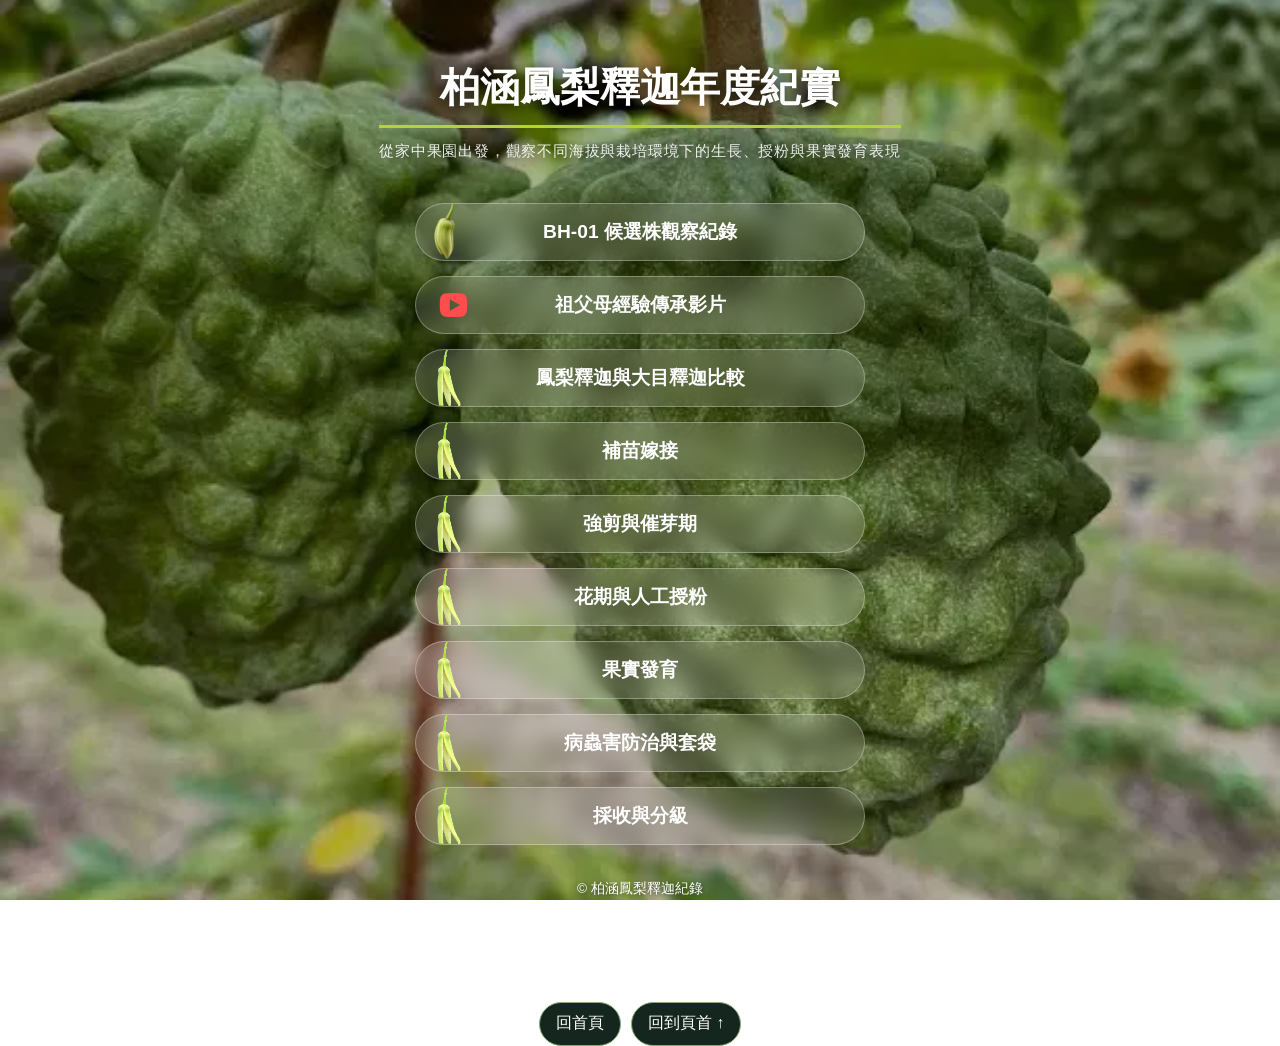
<file: index.html>
<!DOCTYPE html>
<html lang="zh-TW">
<head>
    <meta charset="UTF-8">
    <meta name="viewport" content="width=device-width, initial-scale=1.0">
    <title>柏涵鳳梨釋迦年度紀實</title>

    <style>
        * {
            margin: 0;
            padding: 0;
            box-sizing: border-box;
            font-family: "Microsoft JhengHei", sans-serif;
        }

        body, html {
            height: 100%;
        }

        /* 背景圖片 */
        .background {
            position: fixed;
            top: 0;
            left: 0;
            width: 100%;
            height: 100%;

            background-image: url('1632.webp');
            background-size: cover;
            background-repeat: no-repeat;
            background-position: center;

            background-color: #1a1a1a;
            z-index: -1;

            filter: brightness(0.7);
        }

        .container {
            display: flex;
            flex-direction: column;
            align-items: center;

            padding: 60px 20px;
            min-height: 100vh;
        }

        header {
            text-align: center;
            margin-bottom: 40px;

            color: white;
            text-shadow: 2px 2px 15px rgba(0,0,0,0.8);
        }

        header h1 {
            font-size: 2.5rem;
            border-bottom: 3px solid #b5d333;
            padding-bottom: 10px;
        }

        /* 副標題小字樣式 */
        header p.subtitle {
            font-size: 0.95rem;
            margin-top: 12px;
            color: rgba(255, 255, 255, 0.9);
            font-weight: normal;
            letter-spacing: 0.8px;
            line-height: 1.5;
        }

        nav {
            width: 100%;
            max-width: 450px;
        }

        ul {
            list-style: none;
        }

        li {
            margin-bottom: 15px;
        }

        a.nav-btn {
            display: flex;
            align-items: center;
            justify-content: center;

            text-decoration: none;
            color: #fff;

            background: rgba(255, 255, 255, 0.15);

            backdrop-filter: blur(10px);
            -webkit-backdrop-filter: blur(10px);

            padding: 15px 20px;

            border-radius: 50px;
            border: 1px solid rgba(255, 255, 255, 0.3);

            font-size: 1.2rem;
            font-weight: bold;

            transition: 0.3s;

            position: relative;
            overflow: hidden;
        }

        /* 所有左側圖示 */
        .nav-icon {
            position: absolute;

            left: 20px;
            top: 50%;

            transform: translateY(-50%);

            width: 35px;
            height: auto;

            pointer-events: none;
        }

        /* 一般按鈕原始小花 */
        .icon-default {
            width: 26px;
        }

        /* 一般按鈕滑鼠移入後顯示的果實 */
        .icon-hover {
            display: none;
            width: 44px;
        }

        /* BH-01 候選株專用圖示尺寸與位置調整 */
        .candidate-icon {
            left: 8px;
        }

        .candidate-icon.icon-default {
            width: 42px;
        }

        .candidate-icon.icon-hover {
            width: 56px;
        }

        /* 選單 hover 圖示切換 */
        a.nav-btn:hover .icon-default {
            display: none;
        }

        a.nav-btn:hover .icon-hover {
            display: block;
        }

        /* YouTube 圖示 */
        .svg-icon {
            fill: #ff4d4d;
            transition: 0.3s;
        }

        a.nav-btn span {
            display: inline-block;
            text-align: center;
        }

        /* 按鈕滑鼠效果 */
        a.nav-btn:hover {
            background: rgba(181, 211, 51, 0.9);

            transform: scale(1.03);

            box-shadow: 0 5px 15px rgba(0,0,0,0.4);

            color: #1a1a1a;
        }

        a.nav-btn:hover .svg-icon {
            fill: #1a1a1a;
        }

        footer {
            margin-top: auto;

            color: white;

            padding: 20px;

            font-size: 0.85rem;

            text-align: center;

            text-shadow: 1px 1px 5px rgba(0,0,0,0.5);
        }

        /* 手機版 */
        @media (max-width: 480px) {

            header h1 {
                font-size: 1.8rem;
            }

            header p.subtitle {
                font-size: 0.85rem;
                margin-top: 10px;
            }

            a.nav-btn {
                font-size: 1.1rem;
                padding: 14px 20px;
            }

            .nav-icon {
                left: 15px;
                width: 30px;
            }

            .icon-default {
                width: 22px;
            }

            .icon-hover {
                width: 36px;
            }

            .candidate-icon {
                left: 8px;
            }

            .candidate-icon.icon-default {
                width: 34px;
            }

            .candidate-icon.icon-hover {
                width: 46px;
            }
        }
    </style>
<link rel="stylesheet" href="site-enhancements.css">
</head>

<body>

    <div class="background"></div>

    <div class="container">

        <header>
            <h1>柏涵鳳梨釋迦年度紀實</h1>
            <p class="subtitle">從家中果園出發，觀察不同海拔與栽培環境下的生長、授粉與果實發育表現</p>
        </header>

        <nav>
            <ul>

                <!-- 第一個：BH-01 候選株 -->
                <li>
                    <a href="candidate/index.html" class="nav-btn">

                        <img
                            src="bhf.webp"
                            class="nav-icon icon-default candidate-icon"
                            alt="BH-01 候選株"
                         decoding="async" width="800" height="1200" loading="eager" fetchpriority="high">

                        <img
                            src="bh.webp"
                            class="nav-icon icon-hover candidate-icon"
                            alt="BH-01 候選株"
                         decoding="async" width="1132" height="1200" loading="lazy">

                        <span>
                            BH-01 候選株觀察紀錄
                        </span>

                    </a>
                </li>


                <!-- 祖父母傳承影片 -->
                <li>

                    <a
                        href="https://www.youtube.com/watch?v=oej3MVa_N0A&list=PLZH3u_BLcDWiX25S_5QdyvVj45k8tM7To&index=2"
                        target="_blank" rel="noopener noreferrer"
                        class="nav-btn video-btn"
                    >

                        <svg
                            xmlns="http://www.w3.org/2000/svg"
                            viewBox="0 -960 960 960"
                            class="nav-icon svg-icon"
                        >

                            <path d="M840-680q-11-40-42-71t-71-42q-61-17-247-17t-247 17q-40 11-71 42t-42 71q-17 61-17 200t17 200q11 40 42 71t71 42q61 17 247 17t247-17q40-11 71-42t42-71q17-61 17-200t-17-200Zm-460 360v-320l280 160-280 160Z"/>

                        </svg>

                        <span>
                            祖父母經驗傳承影片
                        </span>

                    </a>

                </li>


                <!-- 鳳梨釋迦與大目釋迦比較 -->
                <li>

                    <a href="compare/index.html" class="nav-btn">

                        <img
                            src="lower_icon.webp"
                            class="nav-icon icon-default"
                         decoding="async" alt="" width="408" height="1037" loading="lazy">

                        <img
                            src="open.webp"
                            class="nav-icon icon-hover"
                         decoding="async" alt="" width="974" height="1200" loading="lazy">

                        <span>
                            鳳梨釋迦與大目釋迦比較
                        </span>

                    </a>

                </li>


                <!-- 補苗嫁接 -->
                <li>

                    <a href="grafting/index.html" class="nav-btn">

                        <img
                            src="lower_icon.webp"
                            class="nav-icon icon-default"
                         decoding="async" alt="" width="408" height="1037" loading="lazy">

                        <img
                            src="open.webp"
                            class="nav-icon icon-hover"
                         decoding="async" alt="" width="974" height="1200" loading="lazy">

                        <span>
                            補苗嫁接
                        </span>

                    </a>

                </li>


                <!-- 強剪與催芽 -->
                <li>

                    <a href="pruning/index.html" class="nav-btn">

                        <img
                            src="lower_icon.webp"
                            class="nav-icon icon-default"
                         decoding="async" alt="" width="408" height="1037" loading="lazy">

                        <img
                            src="open.webp"
                            class="nav-icon icon-hover"
                         decoding="async" alt="" width="974" height="1200" loading="lazy">

                        <span>
                            強剪與催芽期
                        </span>

                    </a>

                </li>


                <!-- 花期與人工授粉 -->
                <li>

                    <a
                        href="flowering-and-pollination/index.html"
                        class="nav-btn"
                    >

                        <img
                            src="lower_icon.webp"
                            class="nav-icon icon-default"
                         decoding="async" alt="" width="408" height="1037" loading="lazy">

                        <img
                            src="open.webp"
                            class="nav-icon icon-hover"
                         decoding="async" alt="" width="974" height="1200" loading="lazy">

                        <span>
                            花期與人工授粉
                        </span>

                    </a>

                </li>


                <!-- 果實發育 -->
                <li>

                    <a
                        href="fruit development/index.html"
                        class="nav-btn"
                    >

                        <img
                            src="lower_icon.webp"
                            class="nav-icon icon-default"
                         decoding="async" alt="" width="408" height="1037" loading="lazy">

                        <img
                            src="open.webp"
                            class="nav-icon icon-hover"
                         decoding="async" alt="" width="974" height="1200" loading="lazy">

                        <span>
                            果實發育
                        </span>

                    </a>

                </li>


                <!-- 病蟲害防治與套袋 -->
                <li>

                    <a
                        href="pest-control-and-bagging/index.html"
                        class="nav-btn"
                    >

                        <img
                            src="lower_icon.webp"
                            class="nav-icon icon-default"
                         decoding="async" alt="" width="408" height="1037" loading="lazy">

                        <img
                            src="open.webp"
                            class="nav-icon icon-hover"
                         decoding="async" alt="" width="974" height="1200" loading="lazy">

                        <span>
                            病蟲害防治與套袋
                        </span>

                    </a>

                </li>


                <!-- 採收與分級 -->
                <li>

                    <a
                        href="harvesting-and-grading/index.html"
                        class="nav-btn"
                    >

                        <img
                            src="lower_icon.webp"
                            class="nav-icon icon-default"
                         decoding="async" alt="" width="408" height="1037" loading="lazy">

                        <img
                            src="open.webp"
                            class="nav-icon icon-hover"
                         decoding="async" alt="" width="974" height="1200" loading="lazy">

                        <span>
                            採收與分級
                        </span>

                    </a>

                </li>

            </ul>
        </nav>

        <footer>
            &copy; 柏涵鳳梨釋迦紀錄
        </footer>

    </div>
<nav class="site-tools" aria-label="頁面導覽"><a href="index.html">回首頁</a><a href="#">回到頁首 ↑</a></nav>
</body>
</html>
</file>
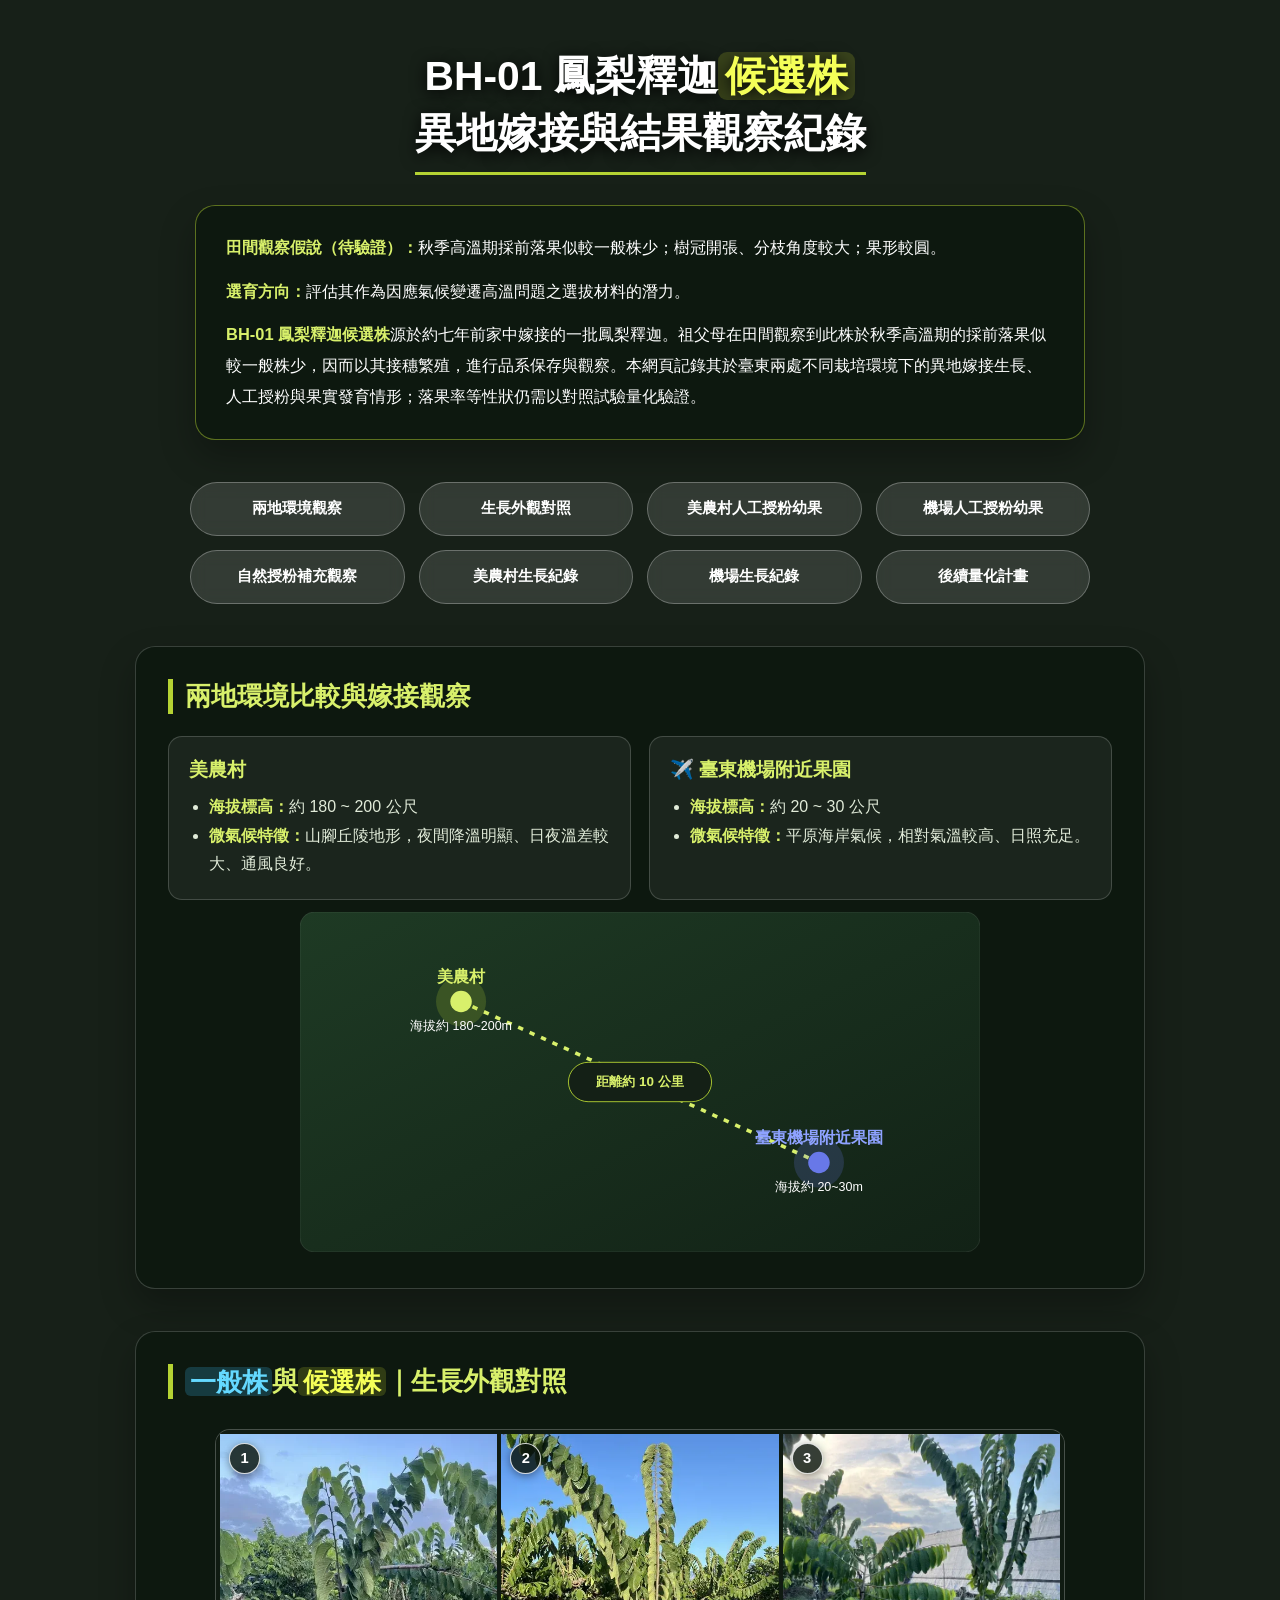
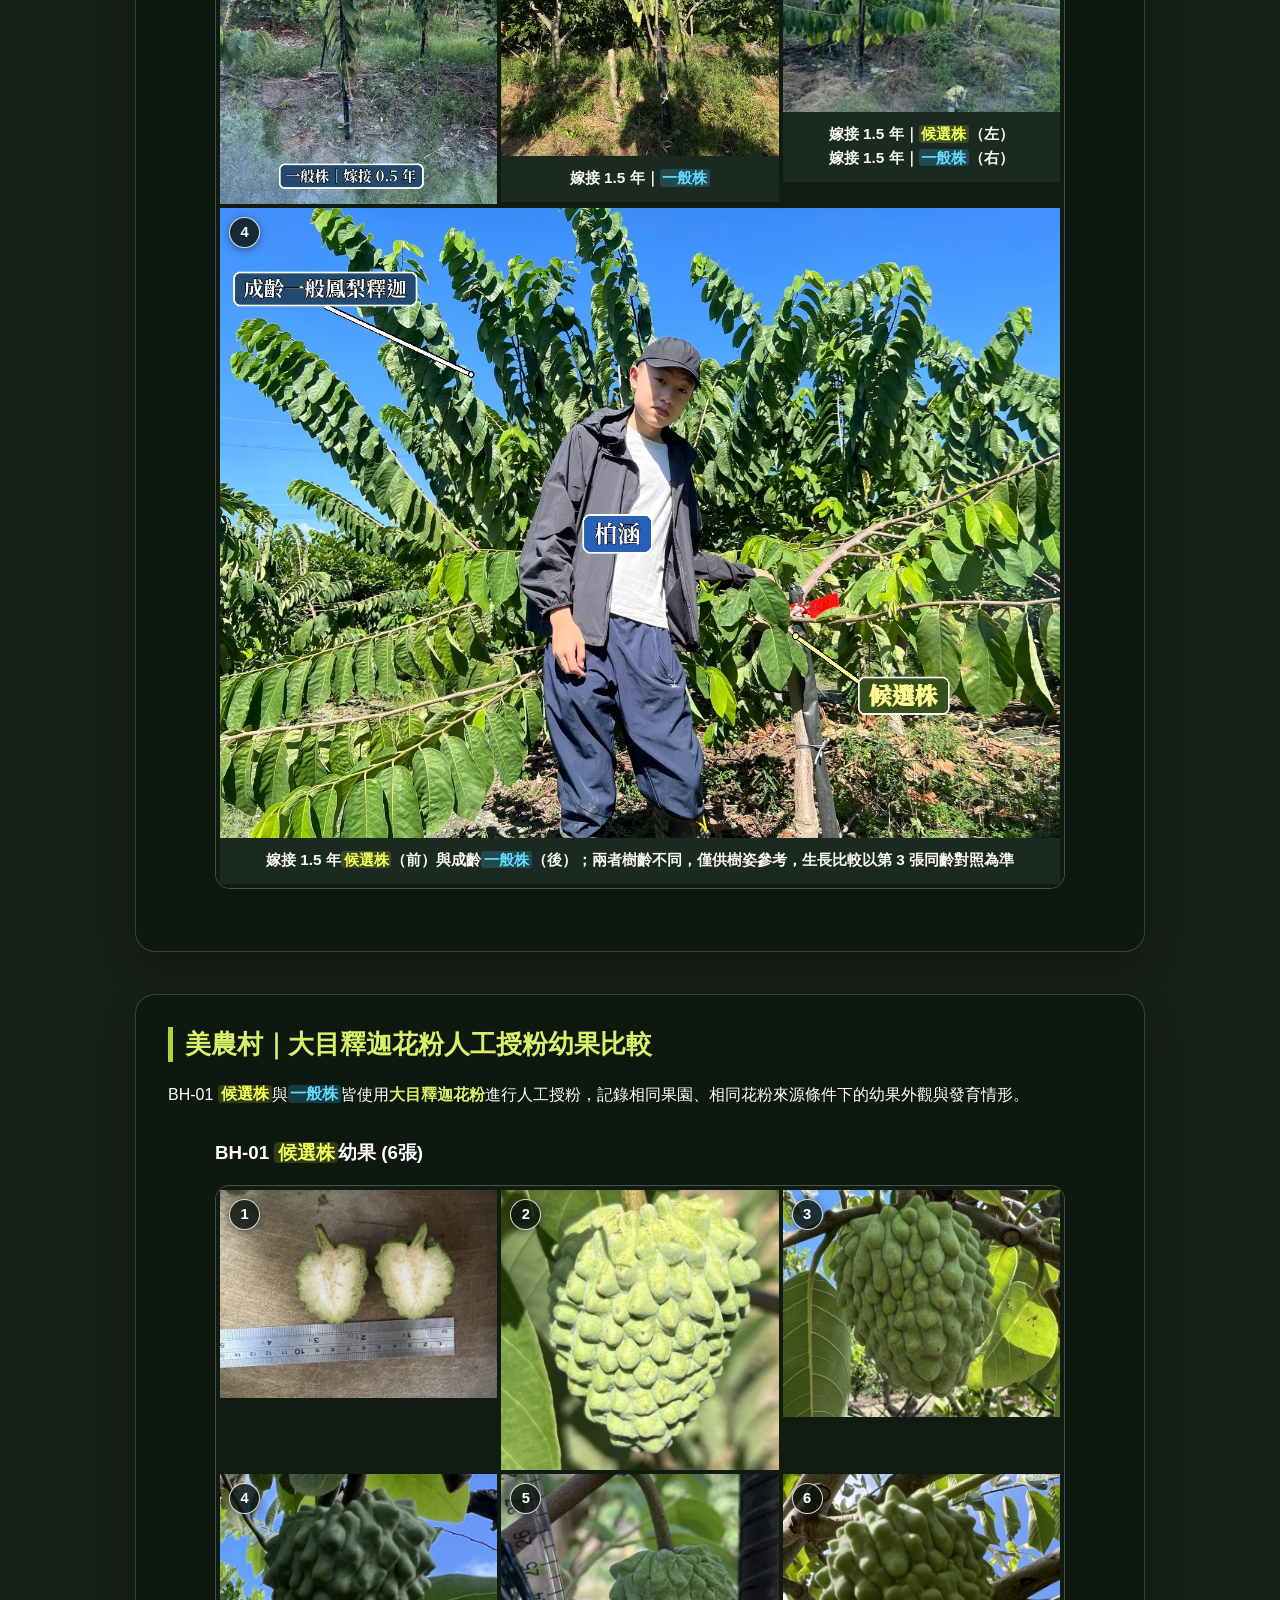
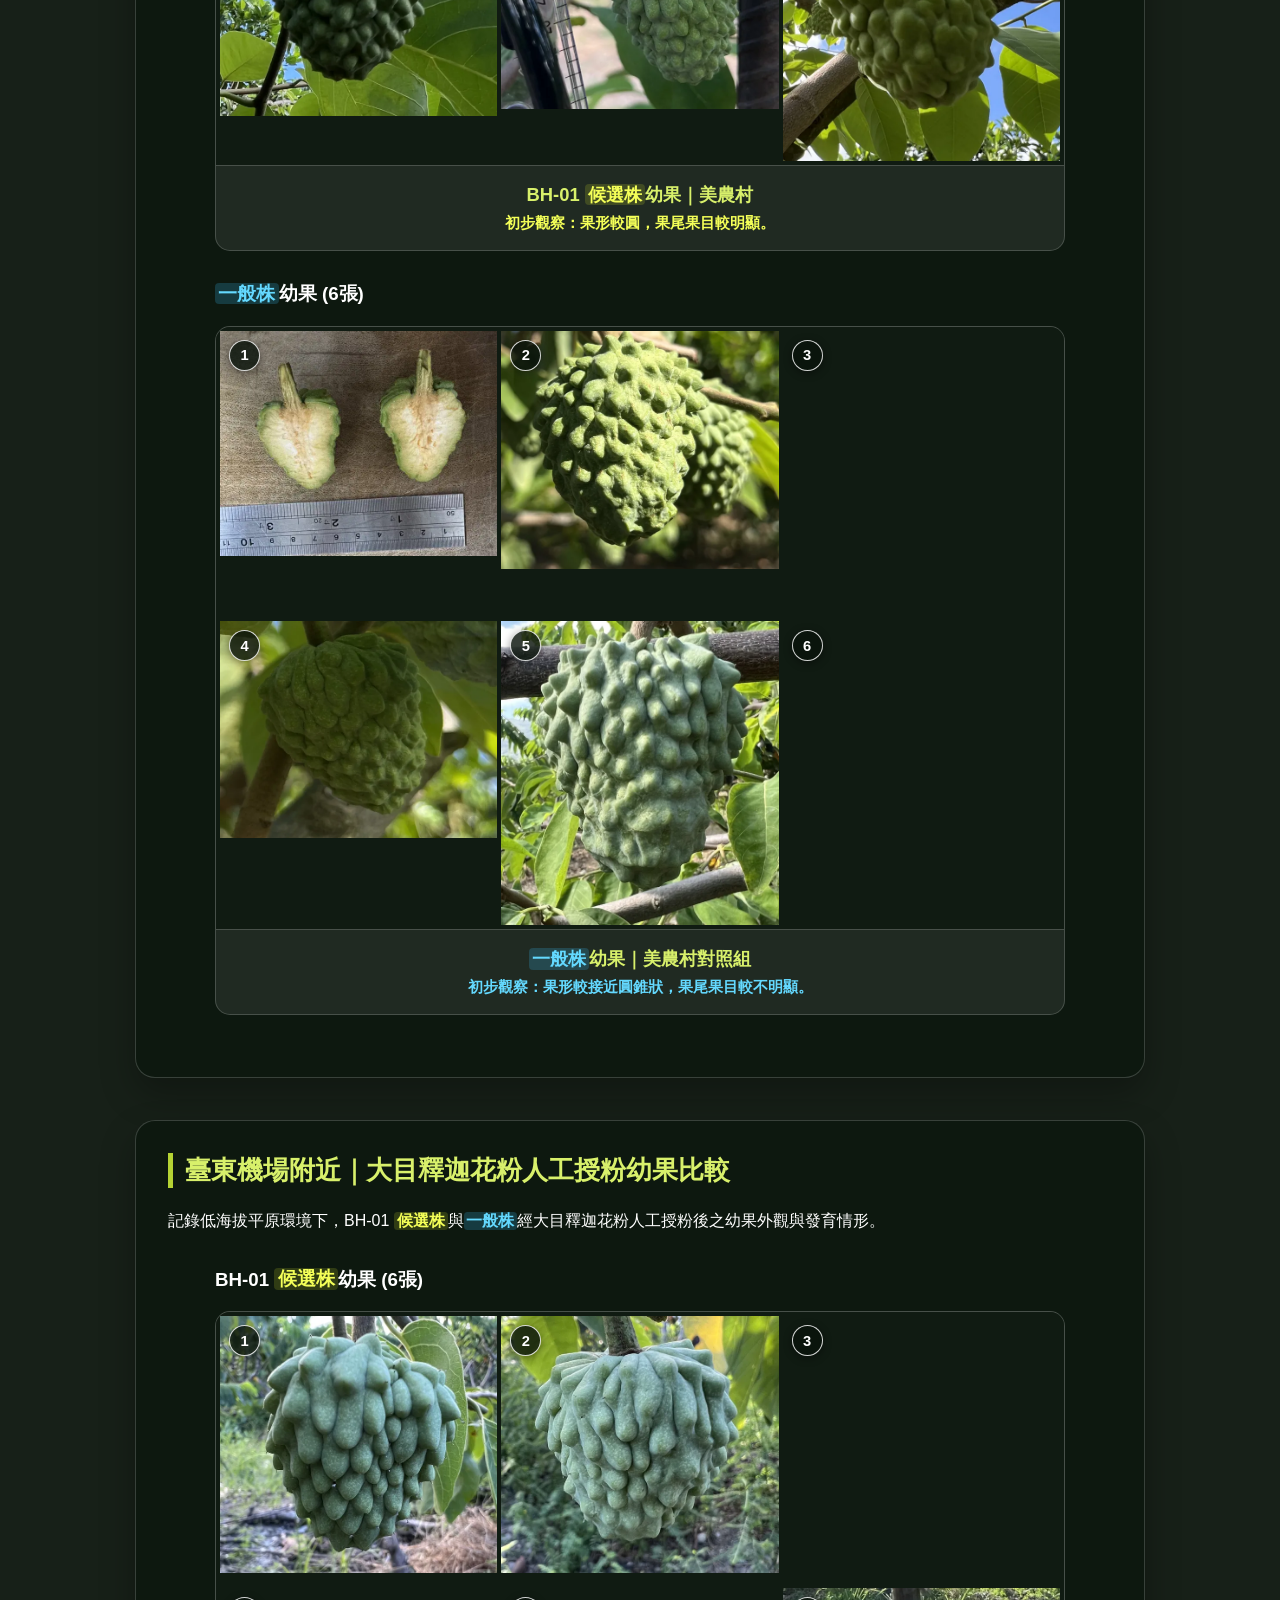
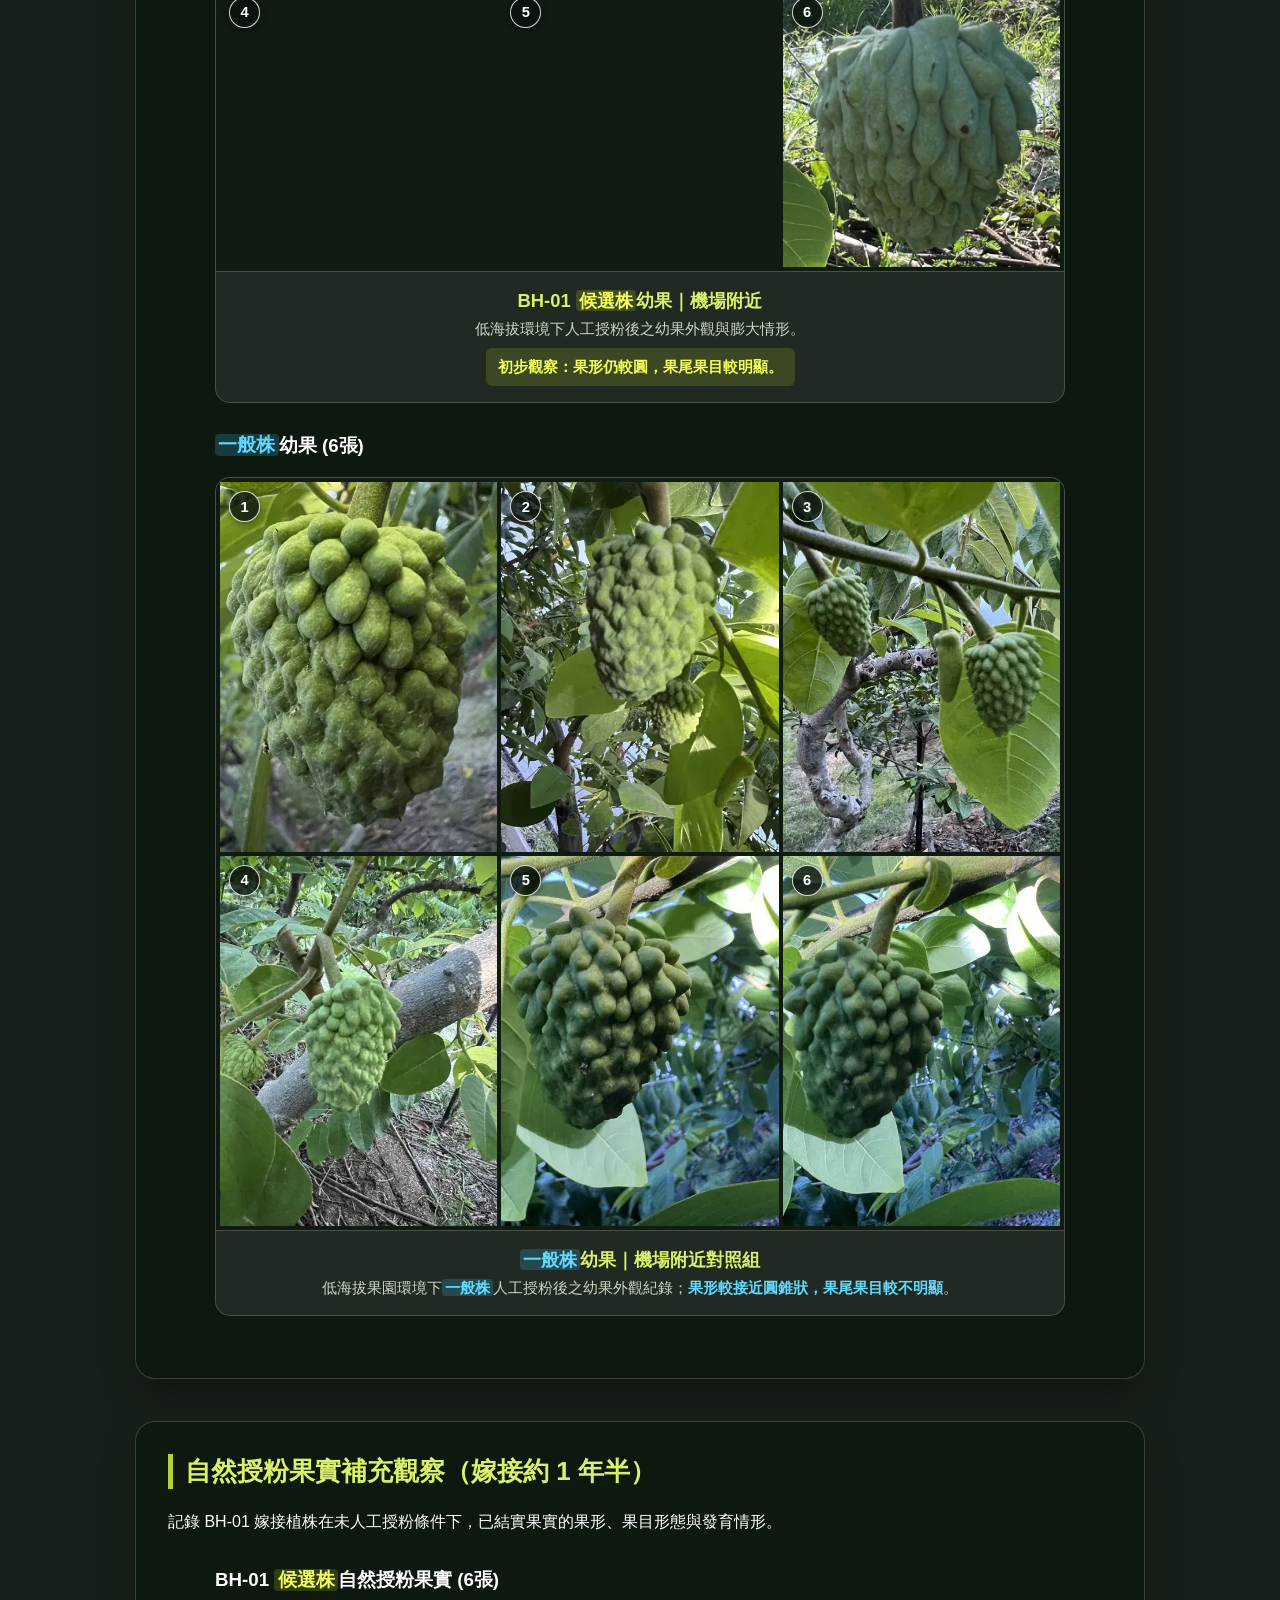
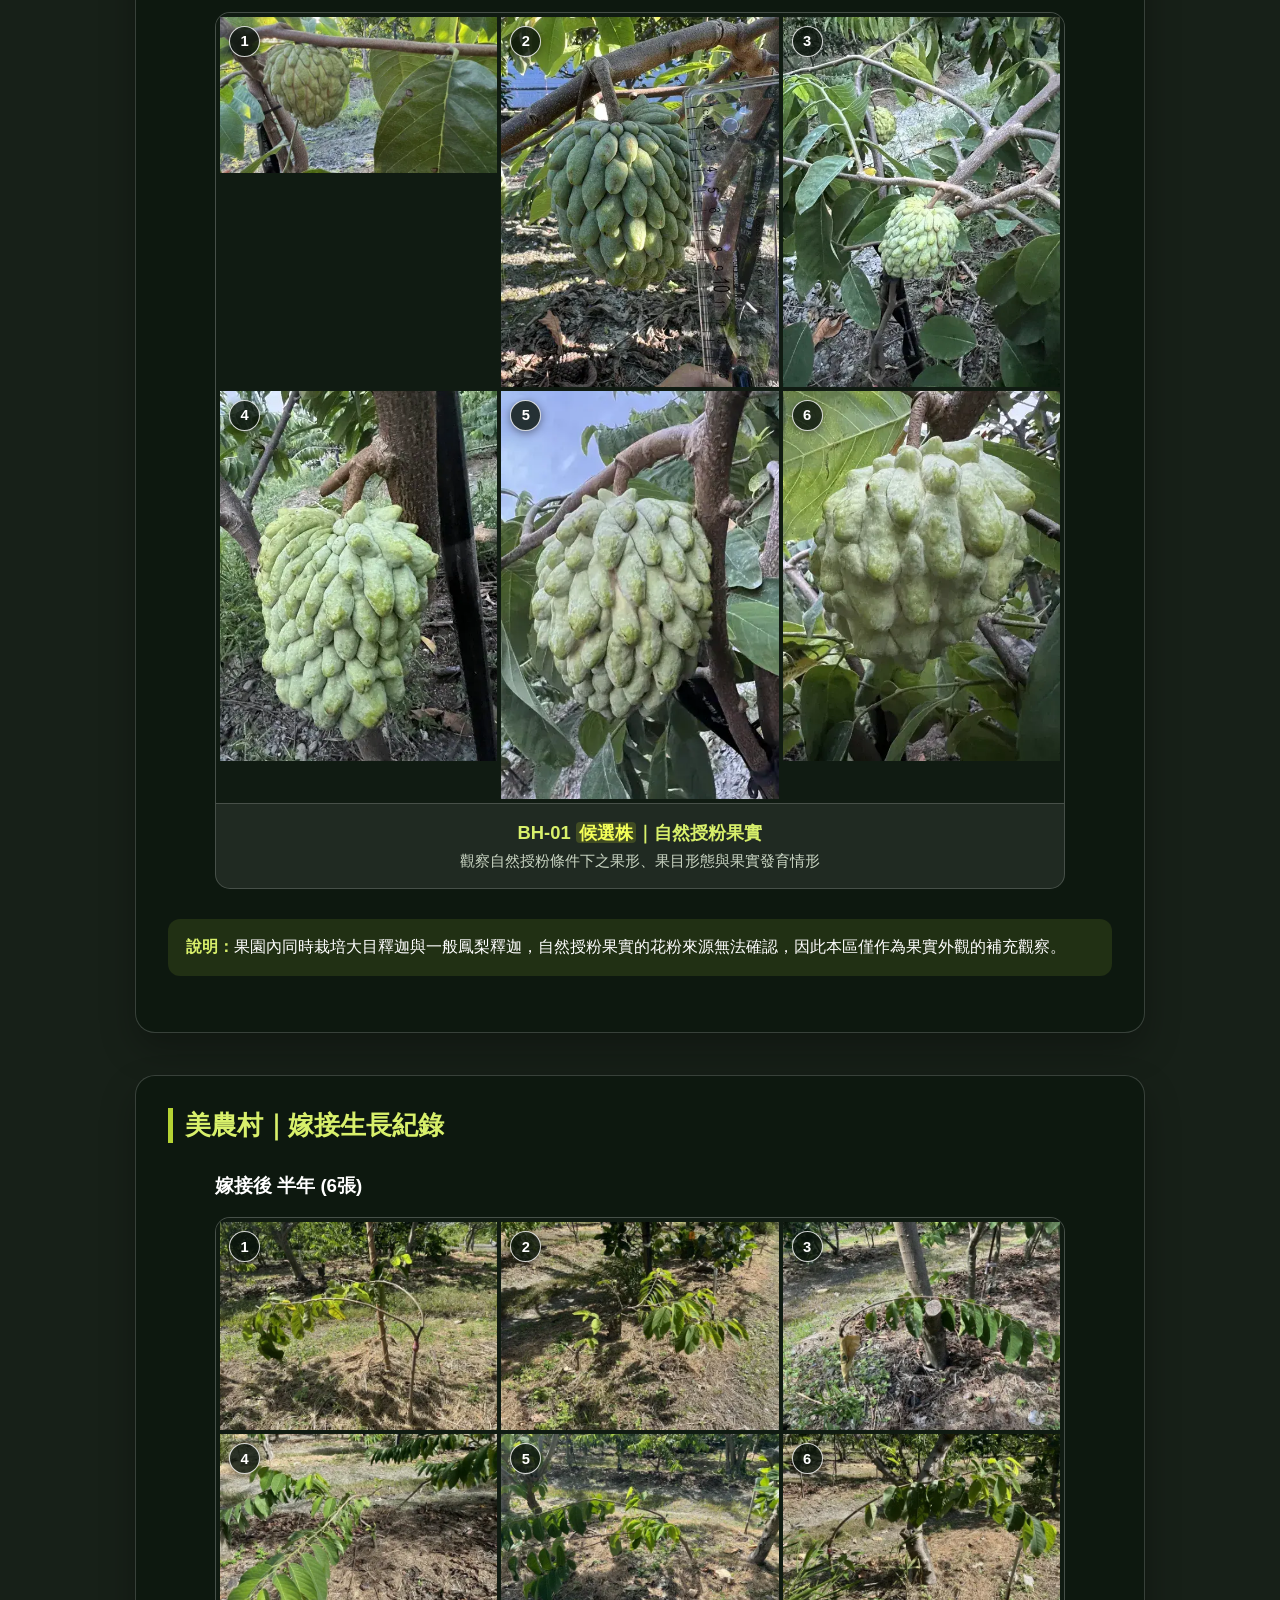
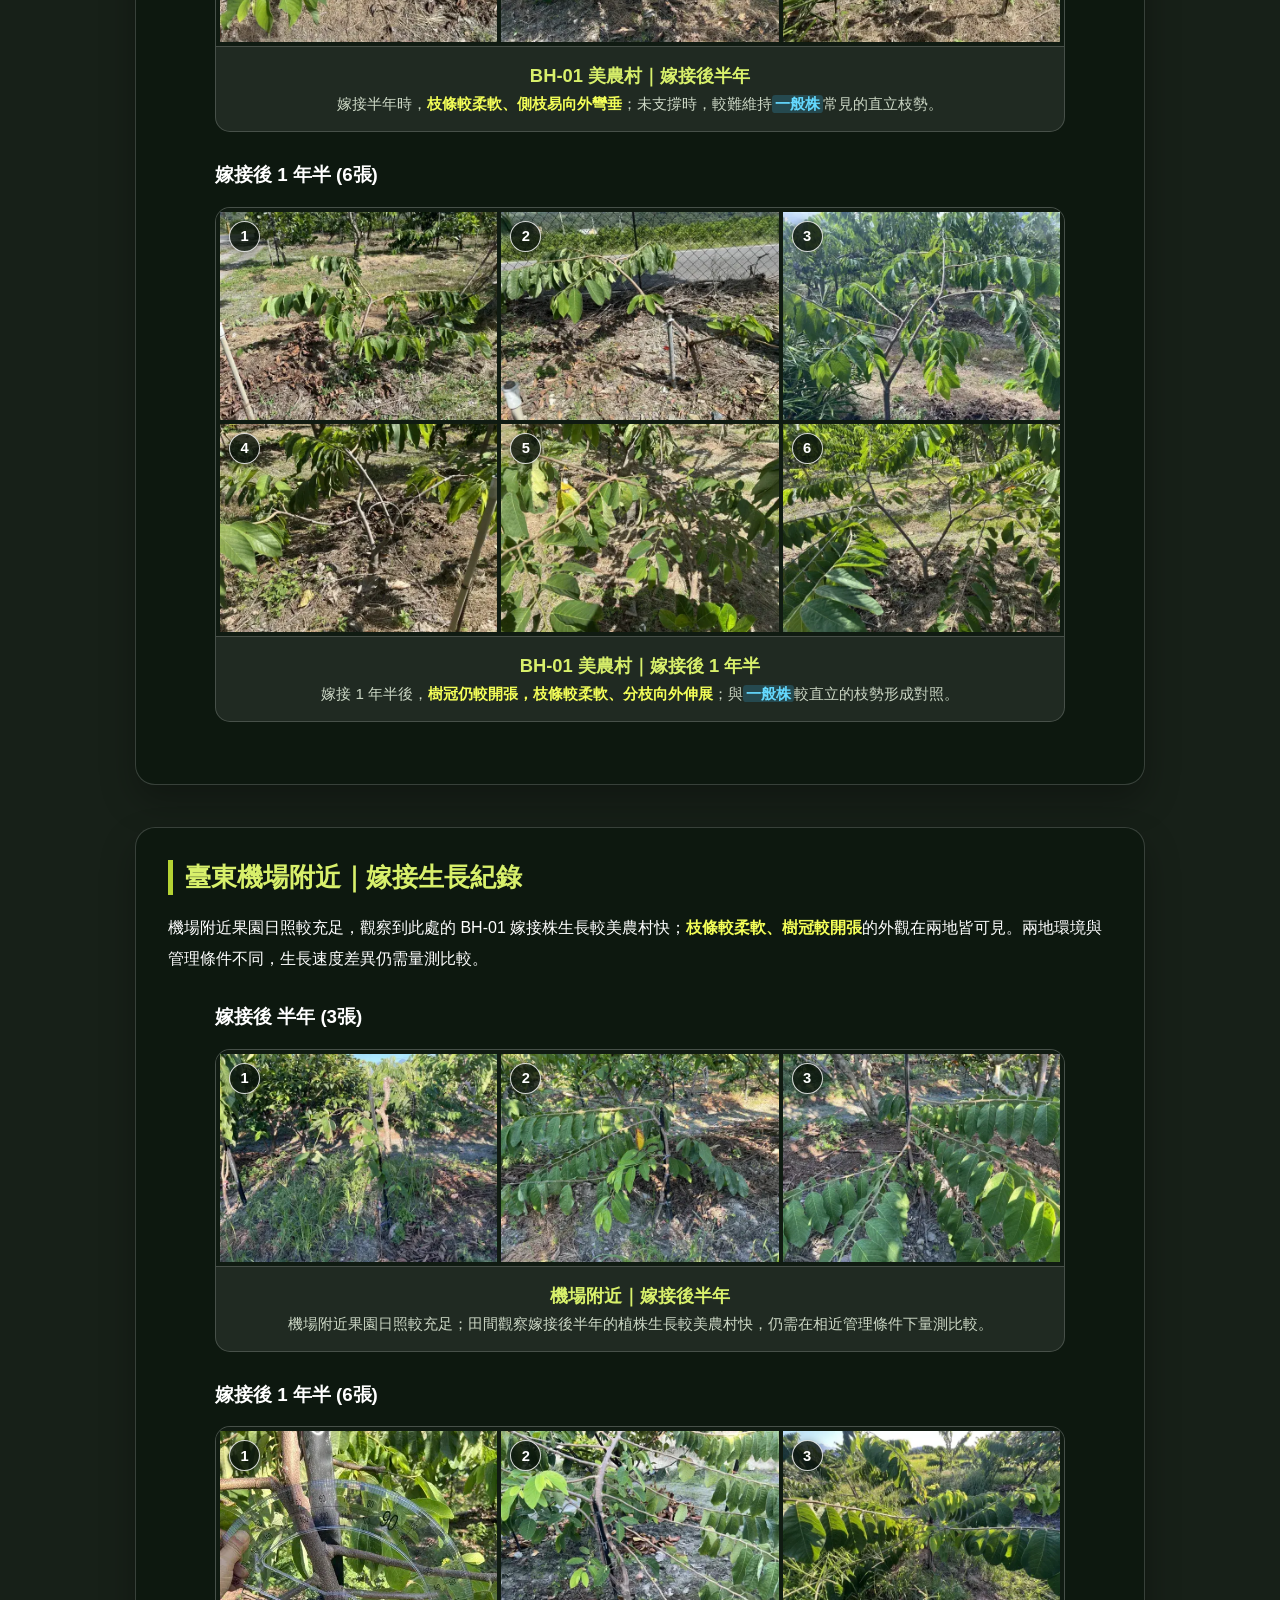
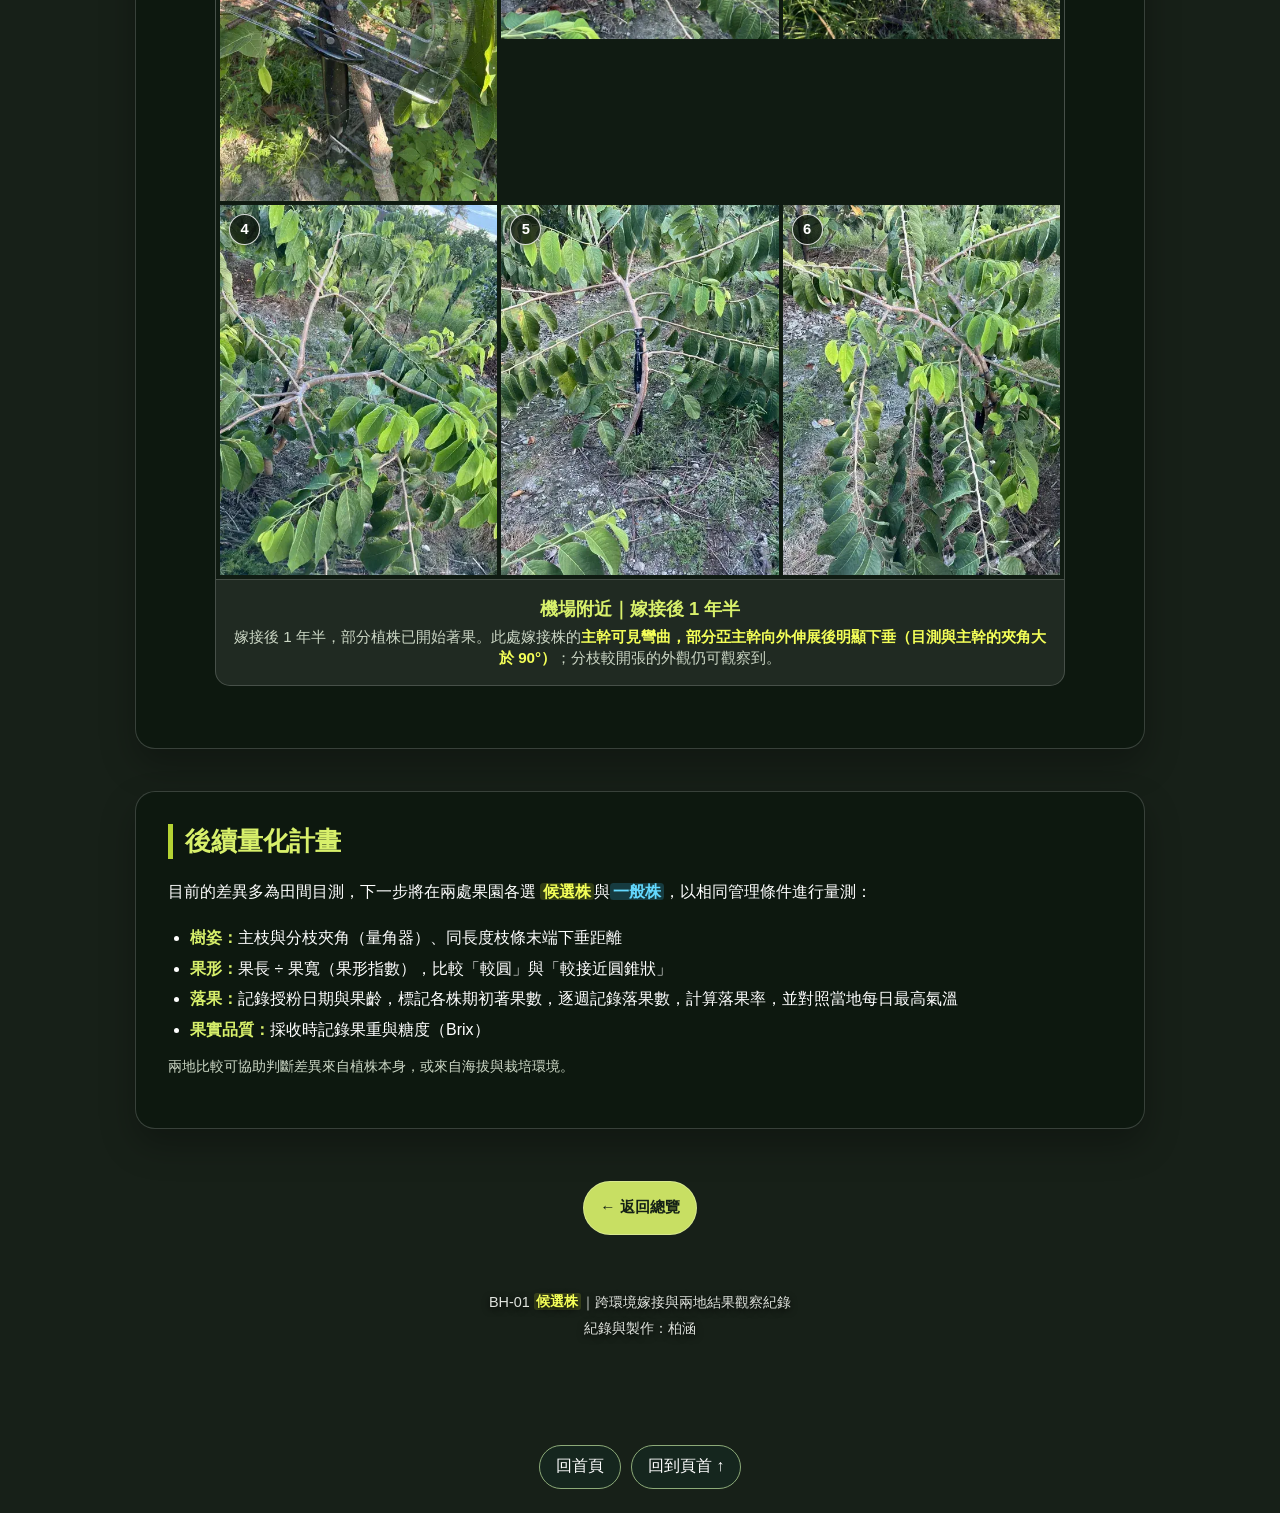
<file: candidate/index.html>
<!DOCTYPE html>
<html lang="zh-Hant-TW">
<head>
  <meta charset="UTF-8">
  <meta name="viewport" content="width=device-width, initial-scale=1.0">
  <meta name="description" content="BH-01 鳳梨釋迦候選株（秋季高溫落果情形待驗證）在臺東美農村與臺東機場附近的異地嫁接生長、人工授粉幼果比較及自然授粉果實補充觀察。">
  <title>BH-01 鳳梨釋迦候選株｜異地嫁接與結果觀察紀錄</title>
  <style>
    :root {
      --lime: #d8f06b;
      --green: #b5d333;
      --ink: #142016;
      --panel: rgba(12, 24, 14, .86);
      --line: rgba(255, 255, 255, .18);
    }

    * { box-sizing: border-box; }
    html { scroll-behavior: smooth; }
    body {
      margin: 0;
      min-height: 100vh;
      color: #fff;
      background: #172018;
      font-family: "Microsoft JhengHei", "Noto Sans TC", sans-serif;
    }

    .container {
      width: min(1050px, 100%);
      margin: auto;
      padding: 48px 20px 80px;
    }

    header { text-align: center; margin-bottom: 30px; }
    h1 {
      display: inline-block;
      margin: 0;
      padding-bottom: 10px;
      border-bottom: 3px solid var(--green);
      font-size: clamp(1.85rem, 5vw, 2.55rem);
      line-height: 1.4;
      text-shadow: 0 3px 16px #000;
    }
    .glass {
      background: var(--panel);
      border: 1px solid var(--line);
      border-radius: 20px;
      box-shadow: 0 16px 35px rgba(0, 0, 0, .28);
      -webkit-backdrop-filter: blur(10px);
      backdrop-filter: blur(10px);
    }

    .intro {
      max-width: 890px;
      margin: 26px auto 42px;
      padding: 26px 30px;
      border-color: rgba(181, 211, 51, .48);
      font-size: 1.03rem;
      line-height: 1.9;
    }
    .intro p { margin: 0 0 12px; }
    .intro p:last-child { margin-bottom: 0; }
    strong { color: var(--lime); }

    .quick-nav h2 { text-align: center; margin: 0 0 20px; }
    .nav-grid {
      display: grid;
      grid-template-columns: repeat(4, minmax(0, 1fr));
      gap: 14px;
      max-width: 900px;
      margin: auto;
    }
    .nav-btn, .home-btn {
      display: flex;
      align-items: center;
      justify-content: center;
      min-height: 54px;
      padding: 10px 16px;
      color: #fff;
      background: rgba(255, 255, 255, .12);
      border: 1px solid rgba(255, 255, 255, .28);
      border-radius: 999px;
      text-align: center;
      text-decoration: none;
      font-size: .95rem;
      font-weight: 700;
      -webkit-backdrop-filter: blur(8px);
      backdrop-filter: blur(8px);
      transition: .2s ease;
    }
    .nav-btn:hover, .nav-btn:focus-visible,
    .home-btn:hover, .home-btn:focus-visible {
      color: var(--ink);
      background: rgba(216, 240, 107, .95);
      transform: translateY(-2px);
      outline: none;
    }

    .section {
      scroll-margin-top: 20px;
      margin: 42px 0;
      padding: 32px;
    }
    .section-title {
      margin: 0 0 18px;
      padding-left: 12px;
      border-left: 5px solid var(--green);
      color: var(--lime);
      font-size: 1.62rem;
    }
    .section > p { margin: 0 0 16px; line-height: 1.9; }

    .env-grid {
      display: grid;
      grid-template-columns: repeat(2, minmax(0, 1fr));
      gap: 18px;
      margin: 22px 0 10px;
    }
    .env-card {
      padding: 20px;
      background: rgba(255, 255, 255, .06);
      border: 1px solid var(--line);
      border-radius: 14px;
    }
    .env-card h3 { margin: 0 0 10px; color: var(--lime); font-size: 1.2rem; }
    .env-card ul { margin: 0; padding-left: 20px; line-height: 1.8; color: #e1ebd9; }

    .taitung-map { max-width: 680px; margin: 12px auto 4px; }
    .taitung-map svg { display: block; width: 100%; height: auto; }
    .map-mobile { display: none; }
    .quiet { color: #ccd7c5; font-size: .88rem; text-align: center; }

    .collage-note {
      margin: 16px 0 24px;
      padding: 14px 18px;
      border-radius: 12px;
      background: rgba(181, 211, 51, .12);
      line-height: 1.8;
    }

    .composite-group { max-width: 850px; margin: 30px auto; }
    .composite-card {
      margin: 0;
      min-width: 0;
      overflow: hidden;
      background: rgba(255, 255, 255, .08);
      border: 1px solid var(--line);
      border-radius: 15px;
    }
    
    /* CSS Grid 無損合成圖樣式 */
    .css-collage {
      display: grid;
      grid-template-columns: repeat(3, 1fr);
      gap: 4px;
      background: #101b12;
      padding: 4px;
    }
    .css-collage img {
      display: block;
      width: 100%;
      height: auto;
      object-fit: contain;
    }
    .css-collage .photo-item {
      align-self: start;
      background: #101b12;
    }
    .css-collage > img { height: auto; }

    .photo-item {
      position: relative;
      display: block;
      min-width: 0;
      overflow: hidden;
    }
    .photo-number {
      position: absolute;
      top: 9px;
      left: 9px;
      z-index: 2;
      display: grid;
      place-items: center;
      width: 31px;
      height: 31px;
      border: 1px solid rgba(255, 255, 255, .82);
      border-radius: 50%;
      color: #fff;
      background: rgba(10, 20, 12, .82);
      box-shadow: 0 2px 8px rgba(0, 0, 0, .42);
      font-size: .92rem;
      font-weight: 800;
      line-height: 1;
      pointer-events: none;
    }

    /* 生長對照區 */
    .comparison-collage {
      grid-template-columns: repeat(3, minmax(0, 1fr));
    }
    .comparison-collage .comparison-feature {
      grid-column: 1 / -1;
    }
    .comparison-feature > a {
      display: block;
      line-height: 0;
      cursor: zoom-in;
    }
    .comparison-feature > a:focus-visible { outline: 3px solid var(--lime); outline-offset: -3px; }
    .comparison-caption {
      margin: 0;
      padding: 10px 8px 12px;
      color: #f5f7f1;
      background: #1b2a21;
      font-size: .96rem;
      font-weight: 700;
      line-height: 1.55;
      text-align: center;
    }
    .comparison-caption span.caption-line { display: block; }
    .composite-placeholder {
      min-height: 320px;
      display: grid;
      place-items: center;
      padding: 20px;
      text-align: center;
      background: linear-gradient(135deg, rgba(255,255,255,.10), rgba(255,255,255,.025));
    }
    .composite-placeholder strong { display: inline-block; margin: 10px 0; color: var(--lime); font-size: 1.1rem; }
    .photo-info { padding: 16px; text-align: center; border-top: 1px solid var(--line); }
    .photo-info h3 { margin: 0 0 6px; color: var(--lime); font-size: 1.15rem; }
    .photo-info p { margin: 0; color: #ccd7c5; font-size: .95rem; }

    .home-area { display: flex; justify-content: center; margin-top: 52px; }
    .home-btn { display: inline-flex; color: var(--ink); background: rgba(216, 240, 107, .92); }
    footer {
      margin-top: 55px;
      color: #e0e4de;
      text-align: center;
      font-size: .9rem;
      line-height: 1.8;
      text-shadow: 0 2px 7px #000;
    }

    @media (max-width: 900px) {
      .nav-grid { grid-template-columns: repeat(2, minmax(0, 1fr)); }
    }
    @media (max-width: 700px) {
      .container { padding: 30px 14px 56px; }
      header { margin-bottom: 22px; }
      h1 { font-size: clamp(1.55rem, 5.5vw, 2rem); }
      .intro { padding: 20px; margin: 22px auto 32px; }
      .env-grid { grid-template-columns: 1fr; }
      .section { margin: 32px 0; padding: 22px 16px; }
      .section-title { font-size: 1.35rem; }
      .composite-placeholder { min-height: 220px; }
      .css-collage { grid-template-columns: repeat(2, minmax(0, 1fr)); }
      .comparison-collage { grid-template-columns: 1fr; }
      .comparison-collage .comparison-feature { grid-column: auto; }
      #comparison { padding-inline: 12px; }
      .comparison-feature .photo-number { top: auto; bottom: 9px; }
      #chulu-fruit .css-collage, #airport-fruit .css-collage, #natural .css-collage { grid-template-columns: 1fr; }
    }
    @media (max-width: 520px) {
      .container { padding-inline: 12px; }
      .intro { padding: 18px; }
      .section { padding: 20px 14px; }
      .nav-grid { gap: 8px; }
      .nav-btn { padding: 10px 7px; font-size: .9rem; }
      .taitung-map svg { display: none; }
      .map-mobile {
        display: grid;
        gap: 10px;
        padding: 14px;
        border: 1px solid var(--line);
        border-radius: 14px;
        background: #1e3a24;
        text-align: center;
        line-height: 1.65;
      }
      .map-mobile strong { display: block; }
      .map-mobile .map-distance { color: #eef7df; font-size: .95rem; }
      .map-mobile .map-distance::before { content: '↓'; display: block; font-size: 1.4rem; line-height: 1; }
      .photo-info { padding: 14px 12px; }
    }
    @media (max-width: 360px) {
      .nav-grid { grid-template-columns: 1fr; }
    }

    [hidden] { display: none !important; }

    .candidate-term, .candidate-claim { color: #f4ff58; }
    .control-term, .control-claim { color: #64d9ff; }
    .candidate-term, .control-term {
      font-weight: 900;
      padding: .02em .18em;
      border-radius: .22em;
      box-decoration-break: clone;
      -webkit-box-decoration-break: clone;
    }
    .candidate-term { background: rgba(209, 227, 45, .18); }
    .control-term { background: rgba(58, 180, 240, .22); }
    .candidate-claim, .control-claim { font-weight: 900; }
    .airport-feature {
      display: inline-block;
      margin-top: 8px;
      padding: 6px 12px;
      color: #f4ff58;
      background: rgba(209, 227, 45, .16);
      border-radius: 6px;
      font-weight: 900;
      line-height: 1.7;
    }
    .fruit-observation {
      margin: 16px 0 24px !important;
      padding: 16px 20px;
      border-left: 5px solid var(--lime);
      border-radius: 8px;
      background: rgba(216, 240, 107, .12);
      font-size: 1.12rem;
      font-weight: 700;
      line-height: 1.85;
    }
  </style>
  <link rel="stylesheet" href="../site-enhancements.css">
</head>

<body>

  <main class="container">
    <header>
      <h1>BH-01 鳳梨釋迦<span class="candidate-term">候選株</span><br>異地嫁接與結果觀察紀錄</h1>
    </header>

    <section class="intro glass">
      <p><strong>田間觀察假說（待驗證）：</strong>秋季高溫期採前落果似較一般株少；樹冠開張、分枝角度較大；果形較圓。</p>
      <p><strong>選育方向：</strong>評估其作為因應氣候變遷高溫問題之選拔材料的潛力。</p>
      <p><strong>BH-01 鳳梨釋迦候選株</strong>源於約七年前家中嫁接的一批鳳梨釋迦。祖父母在田間觀察到此株於秋季高溫期的採前落果似較一般株少，因而以其接穗繁殖，進行品系保存與觀察。本網頁記錄其於臺東兩處不同栽培環境下的異地嫁接生長、人工授粉與果實發育情形；落果率等性狀仍需以對照試驗量化驗證。</p>
    </section>

    <nav class="quick-nav" aria-label="照片導覽">
      <div class="nav-grid">
        <a class="nav-btn" href="#places">兩地環境觀察</a>
        <a class="nav-btn" href="#comparison">生長外觀對照</a>
        <a class="nav-btn" href="#chulu-fruit">美農村人工授粉幼果</a>
        <a class="nav-btn" href="#airport-fruit">機場人工授粉幼果</a>
        <a class="nav-btn" href="#natural">自然授粉補充觀察</a>
        <a class="nav-btn" href="#chulu">美農村生長紀錄</a>
        <a class="nav-btn" href="#airport">機場生長紀錄</a>
        <a class="nav-btn" href="#plan">後續量化計畫</a>
      </div>
    </nav>

    <!-- 區塊 1：環境對比 -->
    <section class="section glass" id="places">
      <h2 class="section-title">兩地環境比較與嫁接觀察</h2>
      <div class="env-grid">
        <div class="env-card">
          <h3>美農村</h3>
          <ul>
            <li><strong>海拔標高：</strong>約 180 ~ 200 公尺</li>
            <li><strong>微氣候特徵：</strong>山腳丘陵地形，夜間降溫明顯、日夜溫差較大、通風良好。</li>
          </ul>
        </div>
        <div class="env-card">
          <h3>✈️ 臺東機場附近果園</h3>
          <ul>
            <li><strong>海拔標高：</strong>約 20 ~ 30 公尺</li>
            <li><strong>微氣候特徵：</strong>平原海岸氣候，相對氣溫較高、日照充足。</li>
          </ul>
        </div>
      </div>
      <div class="taitung-map" role="img" aria-label="臺東美農村與機場附近兩果園位置示意圖">
        <svg viewBox="0 0 760 380" xmlns="http://www.w3.org/2000/svg" aria-hidden="true">
          <defs>
            <linearGradient id="mapBg" x1="0" y1="0" x2="1" y2="1">
              <stop stop-color="#1e3a24"/><stop offset="1" stop-color="#122216"/>
            </linearGradient>
          </defs>
          <rect width="760" height="380" rx="16" fill="url(#mapBg)" stroke="rgba(255,255,255,0.1)"/>
          <path d="M180 100 L580 280" fill="none" stroke="#d8f06b" stroke-width="4" stroke-dasharray="6 8"/>
          
          <g transform="translate(180 100)">
            <circle r="28" fill="#b5d333" opacity="0.2"/>
            <circle r="12" fill="#d8f06b"/>
            <text x="0" y="-22" text-anchor="middle" fill="#d8f06b" font-size="18" font-weight="700">美農村</text>
            <text x="0" y="32" text-anchor="middle" fill="#fff" font-size="14">海拔約 180~200m</text>
          </g>

          <g transform="translate(380 190)">
            <rect x="-80" y="-22" width="160" height="44" rx="22" fill="#142016" stroke="#b5d333"/>
            <text x="0" y="5" text-anchor="middle" fill="#d8f06b" font-size="15" font-weight="700">距離約 10 公里</text>
          </g>

          <g transform="translate(580 280)">
            <circle r="28" fill="#6878e8" opacity="0.2"/>
            <circle r="12" fill="#6878e8"/>
            <text x="0" y="-22" text-anchor="middle" fill="#8ea2ff" font-size="18" font-weight="700">臺東機場附近果園</text>
            <text x="0" y="32" text-anchor="middle" fill="#fff" font-size="14">海拔約 20~30m</text>
          </g>
        </svg>
        <div class="map-mobile" aria-hidden="true">
          <div><strong>● 美農村</strong>海拔約 180～200 公尺</div>
          <div class="map-distance">兩處相距約 10 公里</div>
          <div><strong>● 臺東機場附近果園</strong>海拔約 20～30 公尺</div>
        </div>
      </div>
    </section>

    <!-- 區塊 1.5：一般株與候選株對照 -->
    <section class="section glass" id="comparison">
      <h2 class="section-title"><span class="control-term">一般株</span>與<span class="candidate-term">候選株</span>｜生長外觀對照</h2>
      <div class="group composite-group">
        <figure class="composite-card">
          <div class="css-collage comparison-collage">
            <div class="photo-item">
              <img src="comparison-1-labeled.webp" alt="一般鳳梨釋迦 嫁接0.5年生長情形" decoding="async" width="480" height="640" loading="eager" fetchpriority="high">
              <span class="photo-number" aria-hidden="true">1</span>
            </div>
            <div class="photo-item">
              <img src="1.5-2-thumb.webp" alt="一般鳳梨釋迦 嫁接1.5年生長情形" decoding="async" width="551" height="640" loading="lazy">
              <span class="photo-number" aria-hidden="true">2</span>
              <p class="comparison-caption">嫁接 1.5 年｜<span class="control-term">一般株</span></p>
            </div>
            <div class="photo-item">
              <img src="t1-thumb.webp" alt="候選株 1.5年 與 一般株 1.5年 同框對照" decoding="async" width="638" height="640" loading="lazy">
              <span class="photo-number" aria-hidden="true">3</span>
              <p class="comparison-caption"><span class="caption-line">嫁接 1.5 年｜<span class="candidate-term">候選株</span>（左）</span><span class="caption-line">嫁接 1.5 年｜<span class="control-term">一般株</span>（右）</span></p>
            </div>
            <div class="photo-item comparison-feature">
              <a href="comparison-4-labeled.webp" target="_blank" rel="noopener" aria-label="點開第4張照片，以原尺寸查看">
                <img src="comparison-4-labeled.webp" alt="嫁接1.5年候選株與成齡一般鳳梨釋迦對比；人物為柏涵，前方矮株為候選株，後方高大植株為一般株" decoding="async" width="1400" height="1050" loading="lazy">
              </a>
              <span class="photo-number" aria-hidden="true">4</span>
              <p class="comparison-caption">嫁接 1.5 年<span class="candidate-term">候選株</span>（前）與成齡<span class="control-term">一般株</span>（後）；兩者樹齡不同，僅供樹姿參考，生長比較以第 3 張同齡對照為準</p>
            </div>
          </div>
        </figure>
      </div>
    </section>

    <!-- 區塊 4：美農村幼果比較 -->
    <section class="section glass" id="chulu-fruit">
      <h2 class="section-title">美農村｜大目釋迦花粉人工授粉幼果比較</h2>
      <p>BH-01 <span class="candidate-term">候選株</span>與<span class="control-term">一般株</span>皆使用<strong>大目釋迦花粉</strong>進行人工授粉，記錄相同果園、相同花粉來源條件下的幼果外觀與發育情形。</p>

      <div class="group composite-group">
        <h3>BH-01 <span class="candidate-term">候選株</span>幼果 (6張)</h3>
        <figure class="composite-card">
          <div class="css-collage">
            <div class="photo-item"><img src="fruit/bhf-1-thumb.webp" alt="美農村果園 BH-01候選株幼果 1" decoding="async" width="640" height="480" loading="lazy"><span class="photo-number" aria-hidden="true">1</span></div>
            <div class="photo-item"><img src="fruit/bhf-2-thumb.webp" alt="美農村果園 BH-01候選株幼果 2" decoding="async" width="634" height="640" loading="lazy"><span class="photo-number" aria-hidden="true">2</span></div>
            <div class="photo-item"><img src="fruit/bhf-3-thumb.webp" alt="美農村果園 BH-01候選株幼果 3" decoding="async" width="640" height="524" loading="lazy"><span class="photo-number" aria-hidden="true">3</span></div>
            <div class="photo-item"><img src="fruit/bhf-4-thumb.webp" alt="美農村果園 BH-01候選株幼果 4" decoding="async" width="640" height="558" loading="lazy"><span class="photo-number" aria-hidden="true">4</span></div>
            <div class="photo-item"><img src="fruit/bhf-5-thumb.webp" alt="美農村果園 BH-01候選株幼果 5" decoding="async" width="640" height="542" loading="lazy"><span class="photo-number" aria-hidden="true">5</span></div>
            <div class="photo-item"><img src="fruit/bhf-6-thumb.webp" alt="美農村果園 BH-01候選株幼果 6" decoding="async" width="618" height="640" loading="lazy"><span class="photo-number" aria-hidden="true">6</span></div>
          </div>
          <figcaption class="photo-info">
            <h3>BH-01 <span class="candidate-term">候選株</span>幼果｜美農村</h3>
            <p><strong class="candidate-claim">初步觀察：果形較圓，果尾果目較明顯。</strong></p>
          </figcaption>
        </figure>
      </div>

      <div class="group composite-group">
        <h3><span class="control-term">一般株</span>幼果 (6張)</h3>
        <figure class="composite-card">
          <div class="css-collage">
            <div class="photo-item"><img src="fruit/f1-thumb.webp" alt="美農村果園 一般株幼果 1" decoding="async" width="640" height="520" loading="lazy"><span class="photo-number" aria-hidden="true">1</span></div>
            <div class="photo-item"><img src="fruit/f2-thumb.webp" alt="美農村果園 一般株幼果 2" decoding="async" width="640" height="551" loading="lazy"><span class="photo-number" aria-hidden="true">2</span></div>
            <div class="photo-item"><img src="fruit/f3-thumb.webp" alt="美農村果園 一般株幼果 3" decoding="async" width="619" height="640" loading="lazy"><span class="photo-number" aria-hidden="true">3</span></div>
            <div class="photo-item"><img src="fruit/f4-thumb.webp" alt="美農村果園 一般株幼果 4" decoding="async" width="640" height="500" loading="lazy"><span class="photo-number" aria-hidden="true">4</span></div>
            <div class="photo-item"><img src="fruit/f5-thumb.webp" alt="美農村果園 一般株幼果 5" decoding="async" width="584" height="640" loading="lazy"><span class="photo-number" aria-hidden="true">5</span></div>
            <div class="photo-item"><img src="fruit/f6-thumb.webp" alt="美農村果園 一般株幼果 6" decoding="async" width="640" height="493" loading="lazy"><span class="photo-number" aria-hidden="true">6</span></div>
          </div>
          <figcaption class="photo-info">
            <h3><span class="control-term">一般株</span>幼果｜美農村對照組</h3>
            <p><strong class="control-claim">初步觀察：果形較接近圓錐狀，果尾果目較不明顯。</strong></p>
          </figcaption>
        </figure>
      </div>
    </section>

    <!-- 區塊 5：機場附近幼果比較 -->
    <section class="section glass" id="airport-fruit">
      <h2 class="section-title">臺東機場附近｜大目釋迦花粉人工授粉幼果比較</h2>
      <p>記錄低海拔平原環境下，BH-01 <span class="candidate-term">候選株</span>與<span class="control-term">一般株</span>經大目釋迦花粉人工授粉後之幼果外觀與發育情形。</p>

      <div class="group composite-group">
        <h3>BH-01 <span class="candidate-term">候選株</span>幼果 (6張)</h3>
        <figure class="composite-card">
          <div class="css-collage">
            <div class="photo-item"><img src="fruit/bhaf-1-thumb.webp" alt="機場果園 BH-01候選株幼果 1" decoding="async" width="640" height="593" loading="lazy"><span class="photo-number" aria-hidden="true">1</span></div>
            <div class="photo-item"><img src="fruit/bhaf-2-thumb.webp" alt="機場果園 BH-01候選株幼果 2" decoding="async" width="640" height="593" loading="lazy"><span class="photo-number" aria-hidden="true">2</span></div>
            <div class="photo-item"><img src="fruit/bhaf-3-thumb.webp" alt="機場果園 BH-01候選株幼果 3" decoding="async" width="640" height="618" loading="lazy"><span class="photo-number" aria-hidden="true">3</span></div>
            <div class="photo-item"><img src="fruit/bhaf-4-thumb.webp" alt="機場果園 BH-01候選株幼果 4" decoding="async" width="640" height="517" loading="lazy"><span class="photo-number" aria-hidden="true">4</span></div>
            <div class="photo-item"><img src="fruit/bhaf-5-thumb.webp" alt="機場果園 BH-01候選株幼果 5" decoding="async" width="640" height="468" loading="lazy"><span class="photo-number" aria-hidden="true">5</span></div>
            <div class="photo-item"><img src="fruit/bhaf-6-thumb.webp" alt="機場果園 BH-01候選株幼果 6" decoding="async" width="637" height="640" loading="lazy"><span class="photo-number" aria-hidden="true">6</span></div>
          </div>
          <figcaption class="photo-info">
            <h3>BH-01 <span class="candidate-term">候選株</span>幼果｜機場附近</h3>
            <p>低海拔環境下人工授粉後之幼果外觀與膨大情形。<br><strong class="airport-feature">初步觀察：果形仍較圓，果尾果目較明顯。</strong></p>
          </figcaption>
        </figure>
      </div>

      <div class="group composite-group">
        <h3><span class="control-term">一般株</span>幼果 (6張)</h3>
        <figure class="composite-card">
          <div class="css-collage">
            <div class="photo-item"><img src="fruit/afr-1-thumb.webp" alt="機場果園 一般株幼果 1" decoding="async" width="480" height="640" loading="lazy"><span class="photo-number" aria-hidden="true">1</span></div>
            <div class="photo-item"><img src="fruit/afr-2-thumb.webp" alt="機場果園 一般株幼果 2" decoding="async" width="480" height="640" loading="lazy"><span class="photo-number" aria-hidden="true">2</span></div>
            <div class="photo-item"><img src="fruit/afr-3-thumb.webp" alt="機場果園 一般株幼果 3" decoding="async" width="480" height="640" loading="lazy"><span class="photo-number" aria-hidden="true">3</span></div>
            <div class="photo-item"><img src="fruit/afr-4-thumb.webp" alt="機場果園 一般株幼果 4" decoding="async" width="480" height="640" loading="lazy"><span class="photo-number" aria-hidden="true">4</span></div>
            <div class="photo-item"><img src="fruit/afr-5-thumb.webp" alt="機場果園 一般株幼果 5" decoding="async" width="480" height="640" loading="lazy"><span class="photo-number" aria-hidden="true">5</span></div>
            <div class="photo-item"><img src="fruit/afr-6-thumb.webp" alt="機場果園 一般株幼果 6" decoding="async" width="480" height="640" loading="lazy"><span class="photo-number" aria-hidden="true">6</span></div>
          </div>
          <figcaption class="photo-info">
            <h3><span class="control-term">一般株</span>幼果｜機場附近對照組</h3>
            <p>低海拔果園環境下<span class="control-term">一般株</span>人工授粉後之幼果外觀紀錄；<strong class="control-claim">果形較接近圓錐狀，果尾果目較不明顯</strong>。</p>
          </figcaption>
        </figure>
      </div>
    </section>

    <!-- 區塊 6：自然授粉果實補充觀察 -->
    <section class="section glass" id="natural">
      <h2 class="section-title">自然授粉果實補充觀察（嫁接約 1 年半）</h2>
      <p>記錄 BH-01 嫁接植株在未人工授粉條件下，已結實果實的果形、果目形態與發育情形。</p>

      <div class="group composite-group">
        <h3>BH-01 <span class="candidate-term">候選株</span>自然授粉果實 (6張)</h3>
        <figure class="composite-card">
          <div class="css-collage">
            <img src="fruit/bhafr-1-thumb.webp" alt="BH-01候選株 1年半自然授粉果實 1" decoding="async" width="640" height="360" loading="lazy">
            <img src="fruit/bhafr-2-thumb.webp" alt="BH-01候選株 1年半自然授粉果實 2" decoding="async" width="480" height="640" loading="lazy">
            <img src="fruit/bhafr-3-thumb.webp" alt="BH-01候選株 1年半自然授粉果實 3" decoding="async" width="480" height="640" loading="lazy">
            <img src="fruit/bhafr-4-thumb.webp" alt="BH-01候選株 1年半自然授粉果實 4" decoding="async" width="480" height="640" loading="lazy">
            <img src="fruit/bhafr-5-thumb.webp" alt="BH-01候選株 1年半自然授粉果實 5" decoding="async" width="435" height="640" loading="lazy">
            <img src="fruit/bhafr-6-thumb.webp" alt="BH-01候選株 1年半自然授粉果實 6" decoding="async" width="480" height="640" loading="lazy">
          </div>
          <figcaption class="photo-info">
            <h3>BH-01 <span class="candidate-term">候選株</span>｜自然授粉果實</h3>
            <p>觀察自然授粉條件下之果形、果目形態與果實發育情形</p>
          </figcaption>
        </figure>
      </div>

      <div class="collage-note">
        <strong>說明：</strong>果園內同時栽培大目釋迦與一般鳳梨釋迦，自然授粉果實的花粉來源無法確認，因此本區僅作為果實外觀的補充觀察。
      </div>
    </section>

    <!-- 區塊 2：美農村生長紀錄 -->
    <section class="section glass" id="chulu">
      <h2 class="section-title">美農村｜嫁接生長紀錄</h2>

      <div class="group composite-group">
        <h3>嫁接後 半年 (6張)</h3>
        <figure class="composite-card">
          <div class="css-collage">
            <img src="bh0.5-1-thumb.webp" alt="美農村果園 嫁接半年生長情形 (植株 1)" decoding="async" width="640" height="480" loading="lazy">
            <img src="bh0.5-2-thumb.webp" alt="美農村果園 嫁接半年生長情形 (植株 2)" decoding="async" width="640" height="480" loading="lazy">
            <img src="bh0.5-3-thumb.webp" alt="美農村果園 嫁接半年生長情形 (植株 3)" decoding="async" width="640" height="480" loading="lazy">
            <img src="bh0.5-4-thumb.webp" alt="美農村果園 嫁接半年生長情形 (植株 4)" decoding="async" width="640" height="480" loading="lazy">
            <img src="bh0.5-5-thumb.webp" alt="美農村果園 嫁接半年生長情形 (植株 5)" decoding="async" width="640" height="480" loading="lazy">
            <img src="bh0.5-6-thumb.webp" alt="美農村果園 嫁接半年生長情形 (植株 6)" decoding="async" width="640" height="480" loading="lazy">
          </div>
          <figcaption class="photo-info">
            <h3>BH-01 美農村｜嫁接後半年</h3>
            <p>嫁接半年時，<strong class="candidate-claim">枝條較柔軟、側枝易向外彎垂</strong>；未支撐時，較難維持<span class="control-term">一般株</span>常見的直立枝勢。</p>
          </figcaption>
        </figure>
      </div>

      <div class="group composite-group">
        <h3>嫁接後 1 年半 (6張)</h3>
        <figure class="composite-card">
          <div class="css-collage">
            <img src="bh1.5-1-thumb.webp" alt="美農村果園 嫁接1年半生長情形 (植株 1)" decoding="async" width="640" height="480" loading="lazy">
            <img src="bh1.5-2-thumb.webp" alt="美農村果園 嫁接1年半生長情形 (植株 2)" decoding="async" width="640" height="480" loading="lazy">
            <img src="bh1.5-3-thumb.webp" alt="美農村果園 嫁接1年半生長情形 (植株 3)" decoding="async" width="640" height="480" loading="lazy">
            <img src="bh1.5-4-thumb.webp" alt="美農村果園 嫁接1年半生長情形 (植株 4)" decoding="async" width="640" height="480" loading="lazy">
            <img src="bh1.5-5-thumb.webp" alt="美農村果園 嫁接1年半生長情形 (植株 5)" decoding="async" width="640" height="480" loading="lazy">
            <img src="bh1.5-6-thumb.webp" alt="美農村果園 嫁接1年半生長情形 (植株 6)" decoding="async" width="640" height="480" loading="lazy">
          </div>
          <figcaption class="photo-info">
            <h3>BH-01 美農村｜嫁接後 1 年半</h3>
            <p>嫁接 1 年半後，<strong class="candidate-claim">樹冠仍較開張，枝條較柔軟、分枝向外伸展</strong>；與<span class="control-term">一般株</span>較直立的枝勢形成對照。</p>
          </figcaption>
        </figure>
      </div>

    </section>

    <!-- 區塊 3：機場附近生長紀錄 -->
    <section class="section glass" id="airport">
      <h2 class="section-title">臺東機場附近｜嫁接生長紀錄</h2>
      <p>機場附近果園日照較充足，觀察到此處的 BH-01 嫁接株生長較美農村快；<strong class="candidate-claim">枝條較柔軟、樹冠較開張</strong>的外觀在兩地皆可見。兩地環境與管理條件不同，生長速度差異仍需量測比較。</p>

      <div class="group composite-group">
        <h3>嫁接後 半年 (3張)</h3>
        <figure class="composite-card">
          <div class="css-collage">
            <img src="bha0.5-1-thumb.webp" alt="機場果園 嫁接半年生長情形 (植株 1)" decoding="async" width="640" height="480" loading="lazy">
            <img src="bha0.5-2-thumb.webp" alt="機場果園 嫁接半年生長情形 (植株 2)" decoding="async" width="640" height="480" loading="lazy">
            <img src="bha0.5-3-thumb.webp" alt="機場果園 嫁接半年生長情形 (植株 3)" decoding="async" width="640" height="480" loading="lazy">
          </div>
          <figcaption class="photo-info">
            <h3>機場附近｜嫁接後半年</h3>
            <p>機場附近果園日照較充足；田間觀察嫁接後半年的植株生長較美農村快，仍需在相近管理條件下量測比較。</p>
          </figcaption>
        </figure>
      </div>

      <div class="group composite-group">
        <h3>嫁接後 1 年半 (6張)</h3>
        <figure class="composite-card">
          <div class="css-collage">
            <img src="bha1.5-1-thumb.webp" alt="機場果園 嫁接1年半生長情形 (植株 1)" decoding="async" width="480" height="640" loading="lazy">
            <img src="bha1.5-2-thumb.webp" alt="機場果園 嫁接1年半生長情形 (植株 2)" decoding="async" width="640" height="480" loading="lazy">
            <img src="bha1.5-3-thumb.webp" alt="機場果園 嫁接1年半生長情形 (植株 3)" decoding="async" width="640" height="480" loading="lazy">
            <img src="bha1.5-4-thumb.webp" alt="機場果園 嫁接1年半生長情形 (植株 4)" decoding="async" width="480" height="640" loading="lazy">
            <img src="bha1.5-5-thumb.webp" alt="機場果園 嫁接1年半生長情形 (植株 5)" decoding="async" width="480" height="640" loading="lazy">
            <img src="bha1.5-6-thumb.webp" alt="機場果園 嫁接1年半生長情形 (植株 6)" decoding="async" width="480" height="640" loading="lazy">
          </div>
          <figcaption class="photo-info">
            <h3>機場附近｜嫁接後 1 年半</h3>
            <p>嫁接後 1 年半，部分植株已開始著果。此處嫁接株的<strong class="candidate-claim">主幹可見彎曲，部分亞主幹向外伸展後明顯下垂（目測與主幹的夾角大於 90°）</strong>；分枝較開張的外觀仍可觀察到。</p>
          </figcaption>
        </figure>
      </div>
    </section>

    <!-- 區塊 7：後續量化計畫 -->
    <section class="section glass" id="plan">
      <h2 class="section-title">後續量化計畫</h2>
      <p>目前的差異多為田間目測，下一步將在兩處果園各選 <span class="candidate-term">候選株</span>與<span class="control-term">一般株</span>，以相同管理條件進行量測：</p>
      <ul style="line-height:1.9;margin:0 0 8px;padding-left:22px">
        <li><strong>樹姿：</strong>主枝與分枝夾角（量角器）、同長度枝條末端下垂距離</li>
        <li><strong>果形：</strong>果長 ÷ 果寬（果形指數），比較「較圓」與「較接近圓錐狀」</li>
        <li><strong>落果：</strong>記錄授粉日期與果齡，標記各株期初著果數，逐週記錄落果數，計算落果率，並對照當地每日最高氣溫</li>
        <li><strong>果實品質：</strong>採收時記錄果重與糖度（Brix）</li>
      </ul>
      <p class="quiet" style="text-align:left">兩地比較可協助判斷差異來自植株本身，或來自海拔與栽培環境。</p>
    </section>

    <div class="home-area">
      <a class="home-btn" href="../index.html">← 返回總覽</a>
    </div>

    <footer>
      BH-01 <span class="candidate-term">候選株</span>｜跨環境嫁接與兩地結果觀察紀錄<br>紀錄與製作：柏涵
    </footer>
  </main>

  <script>
    // 依研究閱讀邏輯排列：環境與對照 → 人工授粉 → 自然授粉補充 → 生長紀錄。
    const mainContent = document.querySelector('main.container');
    const homeArea = mainContent.querySelector('.home-area');
    ['places', 'comparison', 'chulu-fruit', 'airport-fruit', 'natural', 'chulu', 'airport', 'plan'].forEach(id => {
      mainContent.insertBefore(document.getElementById(id), homeArea);
    });

    // 每個照片區塊均由 1 重新編號，編號固定顯示於照片左上角。
    document.querySelectorAll('.css-collage').forEach(collage => {
      Array.from(collage.children).filter(item => item.tagName === 'IMG').forEach((img, index) => {
        const photoItem = document.createElement('span');
        photoItem.className = 'photo-item';
        const number = document.createElement('span');
        number.className = 'photo-number';
        number.textContent = index + 1;
        number.setAttribute('aria-hidden', 'true');
        collage.insertBefore(photoItem, img);
        photoItem.appendChild(img);
        photoItem.appendChild(number);
      });
    });
  </script>
  <nav class="site-tools" aria-label="頁面導覽"><a href="../index.html">回首頁</a><a href="#">回到頁首 ↑</a></nav>
</body>
</html>
</file>
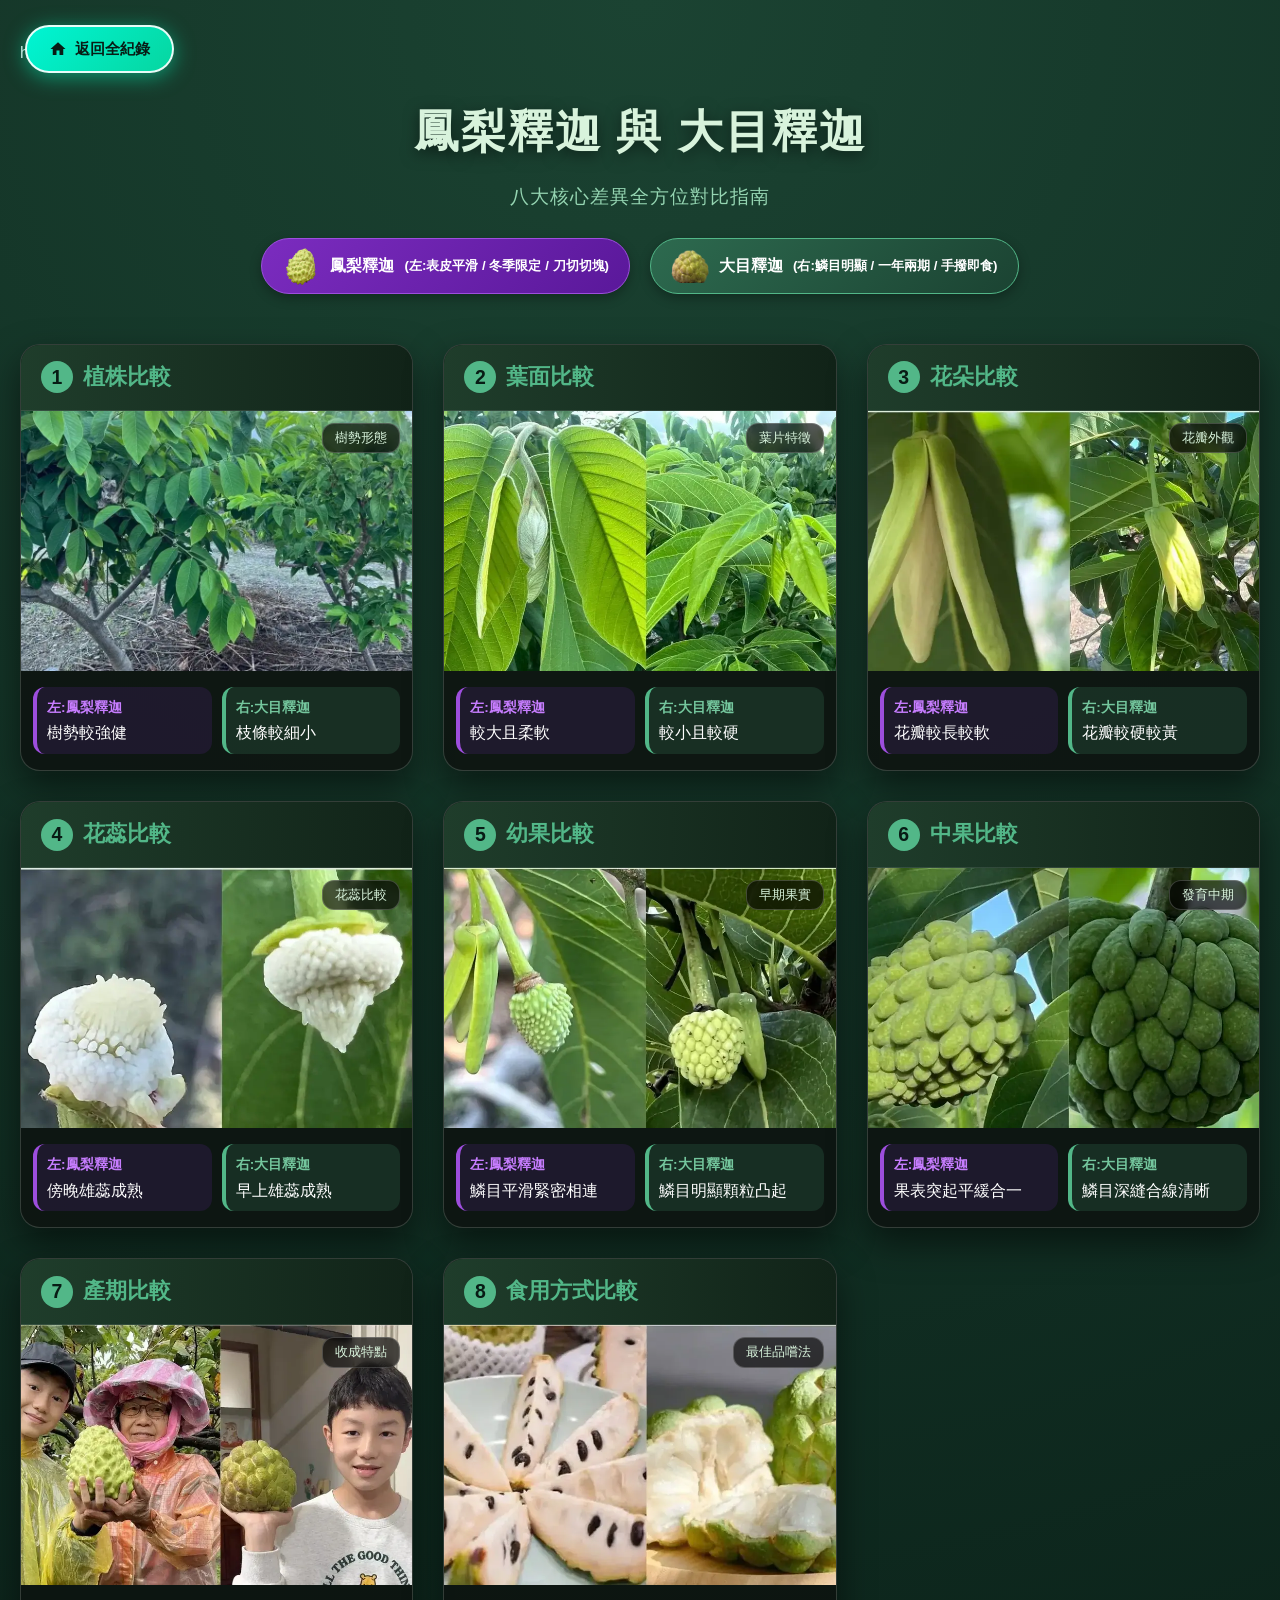
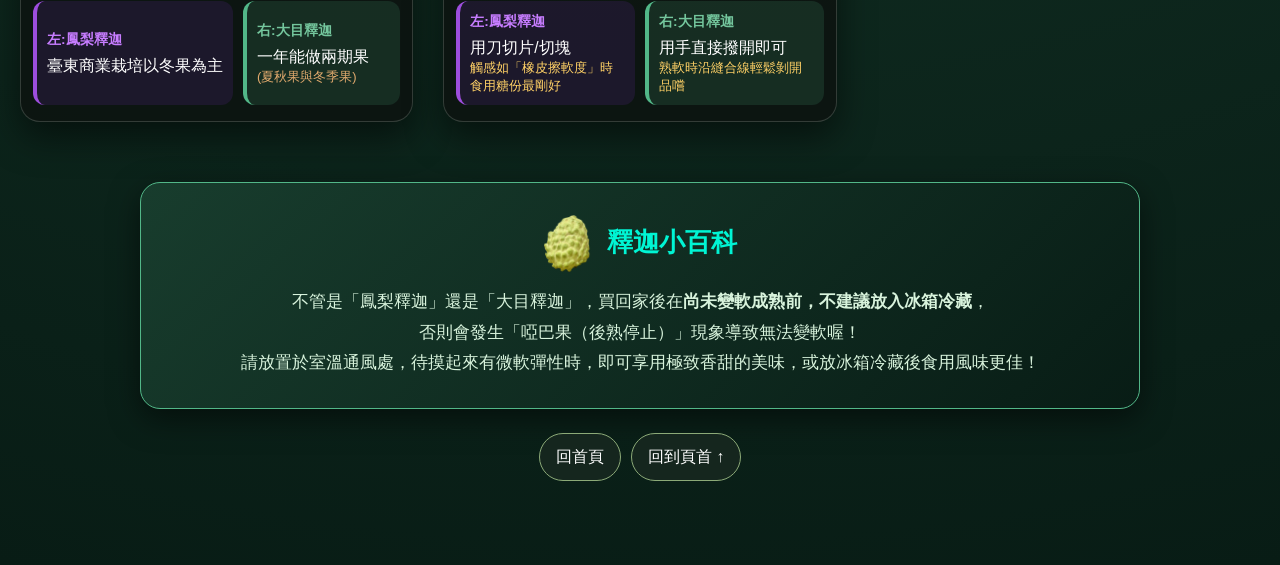
<file: compare/index.html>
html_content = """<!DOCTYPE html>
<html lang="zh-TW">
<head>
    <meta charset="UTF-8">
    <meta name="viewport" content="width=device-width, initial-scale=1.0">
    <title>鳳梨釋迦與大目釋迦之差異比較</title>
    <style>
        /* =========================================
           全域重置與基礎設定
           ========================================= */
        * {
            margin: 0;
            padding: 0;
            box-sizing: border-box;
        }

        body {
            font-family: "Microsoft JhengHei", "PingFang TC", "Helvetica Neue", sans-serif;
            background: radial-gradient(circle at top center, #1b4332, #081c15);
            color: #e9ecef;
            min-height: 100vh;
            padding: 40px 20px 60px;
            line-height: 1.6;
            position: relative;
        }

        /* =========================================
           返回按鈕樣式 (固定左上角 + 鮮明模式) 
           ========================================= */
        .back-btn {
            position: fixed;
            top: 25px;
            left: 25px;
            display: inline-flex;
            align-items: center;
            gap: 8px;
            padding: 10px 22px;
            background: linear-gradient(135deg, #00f5d4, #06d6a0);
            border: 2px solid rgba(255, 255, 255, 0.9);
            border-radius: 30px;
            color: #081c15;
            text-decoration: none;
            font-size: 0.95em;
            font-weight: 700;
            transition: all 0.4s cubic-bezier(0.175, 0.885, 0.32, 1.275);
            cursor: pointer;
            box-shadow: 0 4px 20px rgba(6, 214, 160, 0.6);
            z-index: 9999;
            backdrop-filter: blur(5px);
        }

        .back-btn:hover {
            background: linear-gradient(135deg, #06d6a0, #00f5d4);
            transform: translateY(-4px) scale(1.05);
            box-shadow: 0 8px 25px rgba(6, 214, 160, 0.9);
        }

        .back-btn svg {
            width: 18px;
            height: 18px;
            fill: currentColor;
            transition: transform 0.3s ease;
        }

        .back-btn:hover svg {
            animation: bounceIcon 0.5s ease infinite alternate;
        }

        @keyframes bounceIcon {
            0% { transform: translateY(0); }
            100% { transform: translateY(-3px); }
        }

        /* =========================================
           標題區塊設計
           ========================================= */
        .header {
            text-align: center;
            max-width: 800px;
            margin: 0 auto 50px;
            padding-top: 30px; 
        }

        .header h1 {
            font-size: 2.8em;
            color: #d8f3dc;
            margin-bottom: 15px;
            letter-spacing: 2px;
            text-shadow: 0 4px 15px rgba(0, 0, 0, 0.5);
        }

        .header p {
            font-size: 1.2em;
            color: #95d5b2;
            letter-spacing: 1px;
            margin-bottom: 25px;
        }

        /* 頂部快速說明標籤 */
        .intro-badges {
            display: flex;
            justify-content: center;
            gap: 20px;
            flex-wrap: wrap;
            margin-top: 15px;
        }

        .intro-badge {
            padding: 8px 20px;
            border-radius: 30px;
            font-weight: bold;
            font-size: 1em;
            display: flex;
            align-items: center;
            gap: 10px;
            box-shadow: 0 4px 12px rgba(0,0,0,0.3);
        }

        /* 頂部標籤果實圖示專屬樣式 (已移除圓圈、邊框與陰影) */
        .intro-badge img {
            width: 38px;
            height: auto;
            max-height: 38px;
            object-fit: contain;
            flex-shrink: 0;
        }

        .badge-pineapple {
            background: linear-gradient(135deg, #7b2cbf, #5a189a);
            color: #fff;
            border: 1px solid #9d4edd;
        }

        .badge-bigeye {
            background: linear-gradient(135deg, #2d6a4f, #1b4332);
            color: #fff;
            border: 1px solid #52b788;
        }

        /* =========================================
           網格排版 (8張圖比較)
           ========================================= */
        .gallery {
            display: grid;
            grid-template-columns: repeat(auto-fit, minmax(340px, 1fr));
            gap: 30px;
            max-width: 1300px;
            margin: 0 auto;
        }

        /* =========================================
           比較卡片專屬設計
           ========================================= */
        .card {
            background: rgba(17, 25, 20, 0.85);
            border: 1px solid rgba(255, 255, 255, 0.15);
            border-radius: 20px;
            overflow: hidden;
            box-shadow: 0 15px 35px rgba(0, 0, 0, 0.5);
            transition: all 0.4s cubic-bezier(0.175, 0.885, 0.32, 1.275);
            display: flex;
            flex-direction: column;
        }

        .card:hover {
            transform: translateY(-8px);
            box-shadow: 0 20px 40px rgba(6, 214, 160, 0.25);
            border-color: rgba(6, 214, 160, 0.6);
        }

        /* 卡片標題條 */
        .card-header {
            background: linear-gradient(90deg, #1f3d2b, #112318);
            padding: 15px 20px;
            border-bottom: 1px solid rgba(255, 255, 255, 0.1);
            display: flex;
            align-items: center;
            justify-content: space-between;
        }

        .card-header h3 {
            font-size: 1.35em;
            color: #52b788;
            margin: 0;
            display: flex;
            align-items: center;
            gap: 10px;
        }

        .card-header .step-num {
            background: #52b788;
            color: #081c15;
            width: 32px;
            height: 32px;
            border-radius: 50%;
            display: inline-flex;
            align-items: center;
            justify-content: center;
            font-weight: 900;
            font-size: 0.9em;
        }

        /* 圖片容器 */
        .img-container {
            position: relative;
            width: 100%;
            height: 260px;
            overflow: hidden;
            background: #0d1510;
        }

        .img-container img {
            width: 100%;
            height: 100%;
            object-fit: cover;
            display: block;
            transition: transform 0.6s cubic-bezier(0.25, 0.46, 0.45, 0.94);
        }

        

        /* 圖片上方提示浮水印 */
        .img-tag {
            position: absolute;
            top: 12px;
            right: 12px;
            background: rgba(0, 0, 0, 0.65);
            color: #d8f3dc;
            padding: 4px 12px;
            border-radius: 12px;
            font-size: 0.8em;
            backdrop-filter: blur(4px);
            border: 1px solid rgba(255,255,255,0.2);
        }

        /* =========================================
           雙方差異文字對比區塊
           ========================================= */
        .compare-box {
            padding: 16px 12px;
            display: grid;
            grid-template-columns: 1fr 1fr;
            gap: 10px;
            background: rgba(0, 0, 0, 0.2);
            flex-grow: 1;
        }

        .compare-item {
            padding: 10px 10px;
            border-radius: 12px;
            display: flex;
            flex-direction: column;
            justify-content: center;
        }

        /* 鳳梨釋迦專屬特徵樣式 (紫色系) */
        .item-pineapple {
            background: rgba(123, 44, 191, 0.15);
            border-left: 4px solid #9d4edd;
        }

        .item-pineapple .label {
            color: #c77dff;
            font-size: 0.85em;
            font-weight: bold;
            margin-bottom: 4px;
            white-space: nowrap;
        }

        /* 大目釋迦專屬特徵樣式 (綠色系) */
        .item-bigeye {
            background: rgba(82, 183, 136, 0.15);
            border-left: 4px solid #52b788;
        }

        .item-bigeye .label {
            color: #74c69d;
            font-size: 0.85em;
            font-weight: bold;
            margin-bottom: 4px;
            white-space: nowrap;
        }

        .desc-text {
            color: #ffffff;
            font-size: 0.98em;
            font-weight: 500;
            line-height: 1.4;
            white-space: nowrap;
        }

        .desc-text small {
            white-space: normal;
            display: block;
        }

        /* =========================================
           底部補充小知識區塊
           ========================================= */
        .footer-tips {
            max-width: 1000px;
            margin: 60px auto 0;
            background: linear-gradient(135deg, rgba(27, 67, 50, 0.8), rgba(8, 28, 21, 0.9));
            border: 1px solid #52b788;
            border-radius: 20px;
            padding: 30px;
            text-align: center;
            box-shadow: 0 10px 30px rgba(0,0,0,0.5);
        }

        .footer-tips h2 {
            display: flex;
            align-items: center;
            justify-content: center;
            color: #00f5d4;
            margin-bottom: 15px;
            font-size: 1.6em;
        }

        .footer-icon {
            width: 48px;
            height: auto;
            margin-right: 15px;
        }

        .footer-tips p {
            color: #d8f3dc;
            font-size: 1.05em;
            line-height: 1.8;
        }

        /* =========================================
           RWD 行動裝置排版優化
           ========================================= */
        @media (max-width: 768px) {
            body {
                padding: 20px 15px 40px;
            }
            .back-btn {
                top: 15px;
                left: 15px;
                padding: 8px 16px;
                font-size: 0.85em;
            }
            .header {
                margin-bottom: 35px;
                padding-top: 50px;
            }
            .header h1 { font-size: 2em; }
            .header p { font-size: 1em; }
            .gallery {
                grid-template-columns: 1fr;
                gap: 20px;
            }
            .img-container { height: 220px; }
            .compare-box {
                grid-template-columns: 1fr;
                gap: 10px;
            }
        }
    </style>
<link rel="stylesheet" href="../site-enhancements.css">
</head>
<body>

    <a href="../index.html" class="back-btn" title="返回全紀錄">
        <svg viewBox="0 0 24 24">
            <path d="M10 20v-6h4v6h5v-8h3L12 3 2 12h3v8z"/>
        </svg>
        <span>返回全紀錄</span>
    </a>

    <header class="header">
        <h1>鳳梨釋迦 與 大目釋迦</h1>
        <p>八大核心差異全方位對比指南</p>
        
        <div class="intro-badges">
            <div class="intro-badge badge-pineapple">
                <img src="open.webp" alt="鳳梨釋迦" decoding="async" width="779" height="960" loading="eager" fetchpriority="high">
                <span>鳳梨釋迦</span>
                <small>(左:表皮平滑 / 冬季限定 / 刀切切塊)</small>
            </div>
            <div class="intro-badge badge-bigeye">
                <img src="大目釋迦.webp" alt="大目釋迦" decoding="async" width="336" height="297" loading="lazy">
                <span>大目釋迦</span>
                <small>(右:鱗目明顯 / 一年兩期 / 手撥即食)</small>
            </div>
        </div>
    </header>

    <main class="gallery">
        <!-- 1. 植株比較 -->
        <div class="card">
            <div class="card-header">
                <h3><span class="step-num">1</span> 植株比較</h3>
            </div>
            <div class="img-container">
                <img src="compare_plant.webp" alt="植株比較" decoding="async" width="960" height="550" loading="lazy">
                <span class="img-tag">樹勢形態</span>
            </div>
            <div class="compare-box">
                <div class="compare-item item-pineapple">
                    <span class="label">左:鳳梨釋迦</span>
                    <span class="desc-text">樹勢較強健</span>
                </div>
                <div class="compare-item item-bigeye">
                    <span class="label">右:大目釋迦</span>
                    <span class="desc-text">枝條較細小</span>
                </div>
            </div>
        </div>

        <!-- 2. 葉面比較 -->
        <div class="card">
            <div class="card-header">
                <h3><span class="step-num">2</span> 葉面比較</h3>
            </div>
            <div class="img-container">
                <img src="compare_leaf.webp" alt="葉面比較" decoding="async" width="960" height="507" loading="lazy">
                <span class="img-tag">葉片特徵</span>
            </div>
            <div class="compare-box">
                <div class="compare-item item-pineapple">
                    <span class="label">左:鳳梨釋迦</span>
                    <span class="desc-text">較大且柔軟</span>
                </div>
                <div class="compare-item item-bigeye">
                    <span class="label">右:大目釋迦</span>
                    <span class="desc-text">較小且較硬</span>
                </div>
            </div>
        </div>

        <!-- 3. 花朵比較 -->
        <div class="card">
            <div class="card-header">
                <h3><span class="step-num">3</span> 花朵比較</h3>
            </div>
            <div class="img-container">
                <img src="compare_flower.webp" alt="花朵比較" decoding="async" width="960" height="511" loading="lazy">
                <span class="img-tag">花瓣外觀</span>
            </div>
            <div class="compare-box">
                <div class="compare-item item-pineapple">
                    <span class="label">左:鳳梨釋迦</span>
                    <span class="desc-text">花瓣較長較軟</span>
                </div>
                <div class="compare-item item-bigeye">
                    <span class="label">右:大目釋迦</span>
                    <span class="desc-text">花瓣較硬較黃</span>
                </div>
            </div>
        </div>

        <!-- 4. 花蕊比較 -->
        <div class="card">
            <div class="card-header">
                <h3><span class="step-num">4</span> 花蕊比較</h3>
            </div>
            <div class="img-container">
                <img src="compare_stamen.webp" alt="花蕊比較" decoding="async" width="960" height="512" loading="lazy">
                <span class="img-tag">花蕊比較</span>
            </div>
            <div class="compare-box">
                <div class="compare-item item-pineapple">
                    <span class="label">左:鳳梨釋迦</span>
                    <span class="desc-text">傍晚雄蕊成熟</span>
                </div>
                <div class="compare-item item-bigeye">
                    <span class="label">右:大目釋迦</span>
                    <span class="desc-text">早上雄蕊成熟</span>
                </div>
            </div>
        </div>

        <!-- 5. 幼果比較 -->
        <div class="card">
            <div class="card-header">
                <h3><span class="step-num">5</span> 幼果比較</h3>
            </div>
            <div class="img-container">
                <img src="compare_young_fruit.webp" alt="幼果比較" decoding="async" width="960" height="510" loading="lazy">
                <span class="img-tag">早期果實</span>
            </div>
            <div class="compare-box">
                <div class="compare-item item-pineapple">
                    <span class="label">左:鳳梨釋迦</span>
                    <span class="desc-text">鱗目平滑緊密相連</span>
                </div>
                <div class="compare-item item-bigeye">
                    <span class="label">右:大目釋迦</span>
                    <span class="desc-text">鱗目明顯顆粒凸起</span>
                </div>
            </div>
        </div>

        <!-- 6. 中果比較 -->
        <div class="card">
            <div class="card-header">
                <h3><span class="step-num">6</span> 中果比較</h3>
            </div>
            <div class="img-container">
                <img src="compare_mid_fruit.webp" alt="中果比較" decoding="async" width="960" height="506" loading="lazy">
                <span class="img-tag">發育中期</span>
            </div>
            <div class="compare-box">
                <div class="compare-item item-pineapple">
                    <span class="label">左:鳳梨釋迦</span>
                    <span class="desc-text">果表突起平緩合一</span>
                </div>
                <div class="compare-item item-bigeye">
                    <span class="label">右:大目釋迦</span>
                    <span class="desc-text">鱗目深縫合線清晰</span>
                </div>
            </div>
        </div>

        <!-- 7. 產期比較 -->
        <div class="card">
            <div class="card-header">
                <h3><span class="step-num">7</span> 產期比較</h3>
            </div>
            <div class="img-container">
                <img src="compare_season.webp" alt="產期比較" decoding="async" width="960" height="503" loading="lazy">
                <span class="img-tag">收成特點</span>
            </div>
            <div class="compare-box">
                <div class="compare-item item-pineapple">
                    <span class="label">左:鳳梨釋迦</span>
                    <span class="desc-text">臺東商業栽培以冬果為主</span>
                </div>
                <div class="compare-item item-bigeye">
                    <span class="label">右:大目釋迦</span>
                    <span class="desc-text">一年能做兩期果<br><small style="color:#e0a96d;">(夏秋果與冬季果)</small></span>
                </div>
            </div>
        </div>

        <!-- 8. 食用方式比較 -->
        <div class="card">
            <div class="card-header">
                <h3><span class="step-num">8</span> 食用方式比較</h3>
            </div>
            <div class="img-container">
                <img src="compare_eat.webp" alt="食用方式比較" decoding="async" width="960" height="508" loading="lazy">
                <span class="img-tag">最佳品嚐法</span>
            </div>
            <div class="compare-box">
                <div class="compare-item item-pineapple">
                    <span class="label">左:鳳梨釋迦</span>
                    <span class="desc-text">用刀切片/切塊<br><small style="color:#ffd166;">觸感如「橡皮擦軟度」時食用糖份最剛好</small></span>
                </div>
                <div class="compare-item item-bigeye">
                    <span class="label">右:大目釋迦</span>
                    <span class="desc-text">用手直接撥開即可<br><small style="color:#ffd166;">熟軟時沿縫合線輕鬆剝開品嚐</small></span>
                </div>
            </div>
        </div>
    </main>

    <footer class="footer-tips">
        <h2><img src="open.webp" alt="釋迦" class="footer-icon" decoding="async" width="779" height="960" loading="lazy">釋迦小百科</h2>
        <p>
            不管是「鳳梨釋迦」還是「大目釋迦」，買回家後在<b>尚未變軟成熟前，不建議放入冰箱冷藏</b>，<br>否則會發生「啞巴果（後熟停止）」現象導致無法變軟喔！<br>
            請放置於室溫通風處，待摸起來有微軟彈性時，即可享用極致香甜的美味，或放冰箱冷藏後食用風味更佳！
        </p>
    </footer>
<nav class="site-tools" aria-label="頁面導覽"><a href="../index.html">回首頁</a><a href="#">回到頁首 ↑</a></nav>
</body>
</html>
</file>
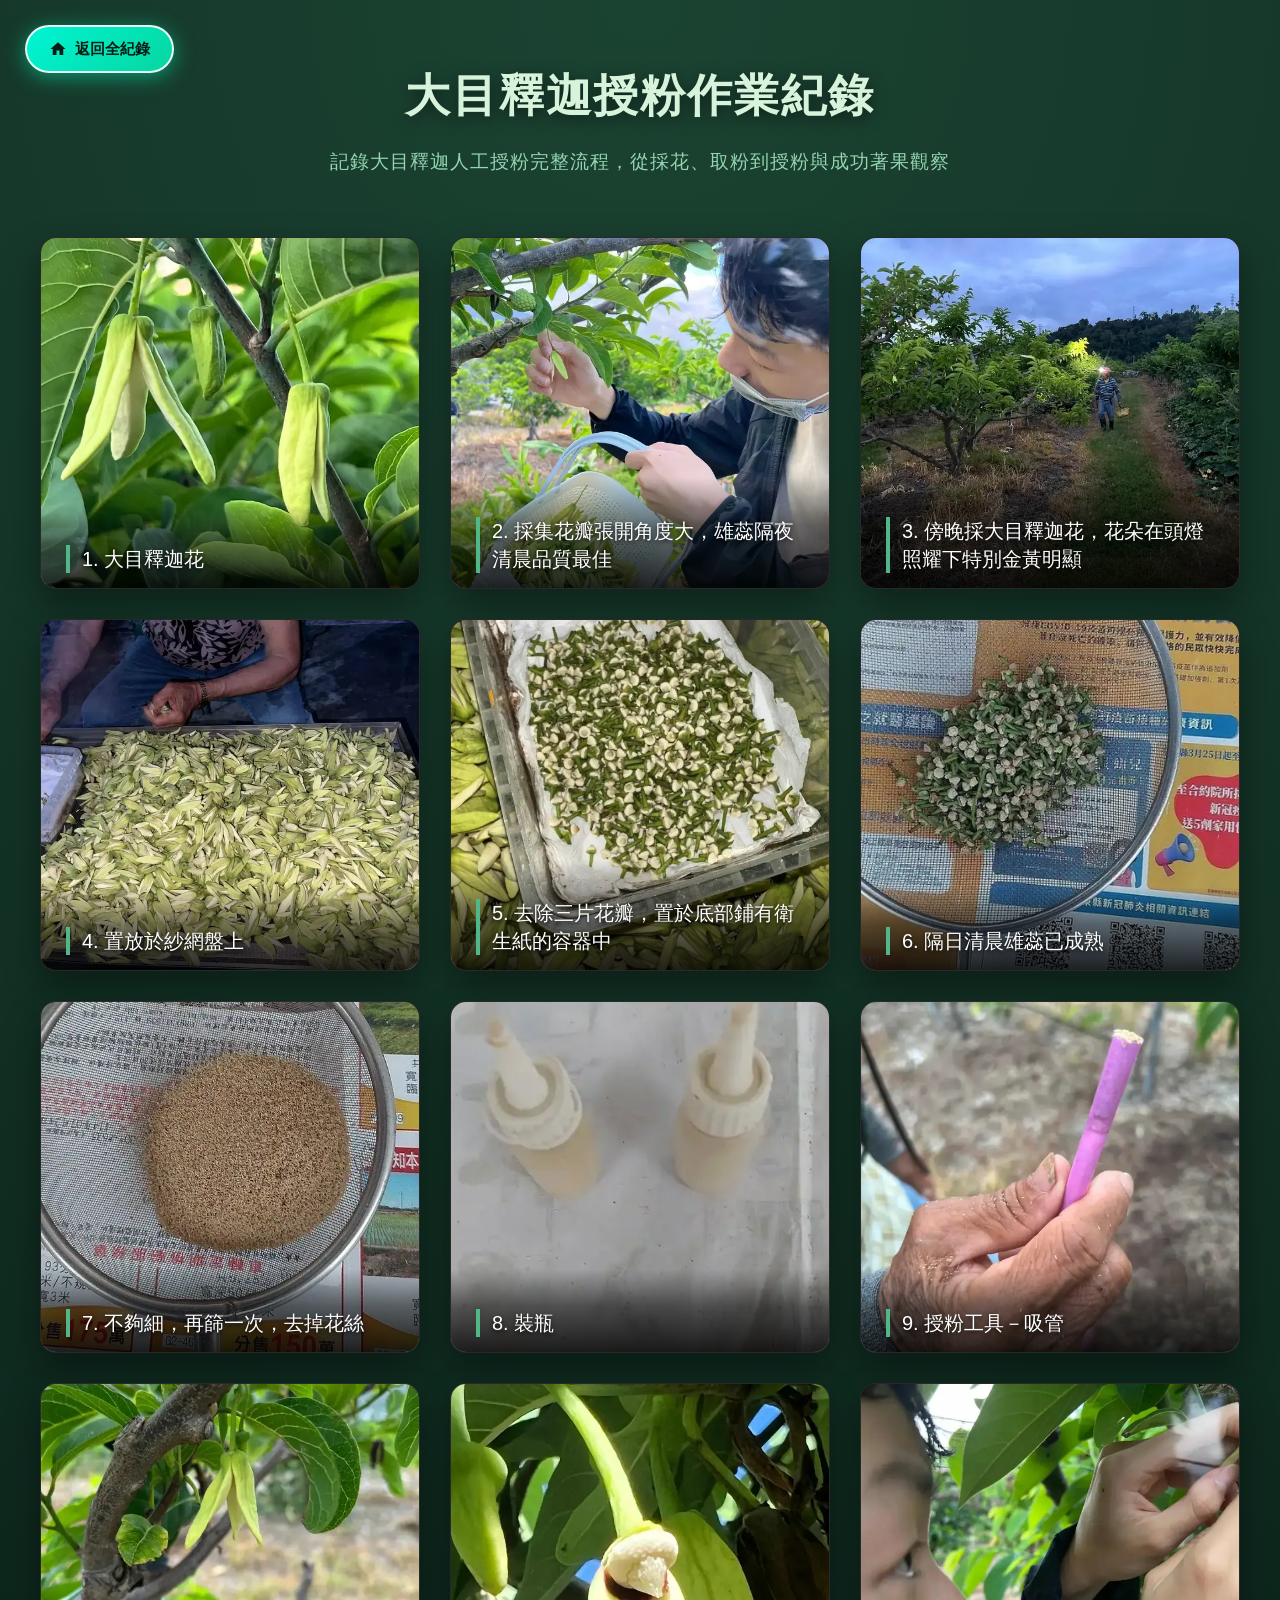
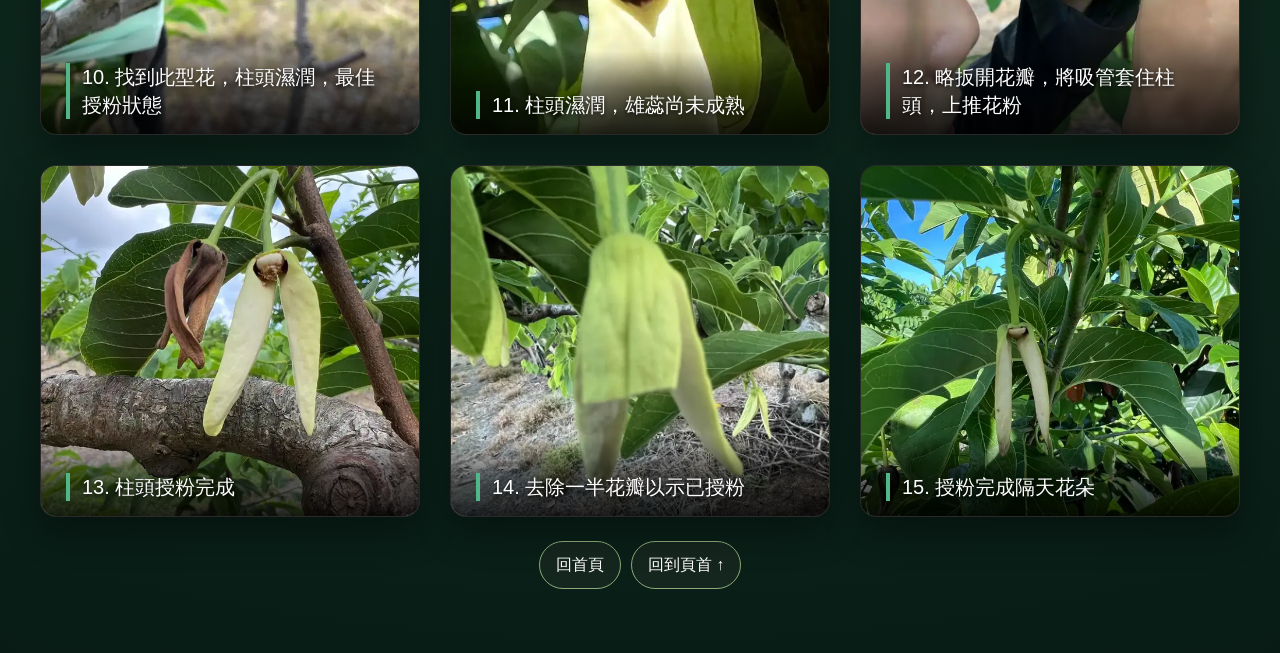
<file: flowering-and-pollination/index.html>
<!DOCTYPE html>
<html lang="zh-TW">
<head>
    <meta charset="UTF-8">
    <meta name="viewport" content="width=device-width, initial-scale=1.0">
    <title>大目釋迦授粉作業紀錄</title>
    <style>
        /* =========================================
           全域重置與基礎設定
           ========================================= */
        * {
            margin: 0;
            padding: 0;
            box-sizing: border-box;
        }

        body {
            font-family: "Microsoft JhengHei", "PingFang TC", "Helvetica Neue", sans-serif;
            background: radial-gradient(circle at top center, #1b4332, #081c15);
            color: #e9ecef;
            min-height: 100vh;
            padding: 40px 20px;
            line-height: 1.6;
            position: relative;
        }

        /* =========================================
           返回按鈕樣式 (固定左上角 + 鮮明模式) 
           ========================================= */
        .back-btn {
            position: fixed; /* 改為 fixed，無論如何滑動都會固定在視窗上 */
            top: 25px;
            left: 25px;
            display: inline-flex;
            align-items: center;
            gap: 8px;
            padding: 10px 22px;
            /* 鮮明模式：高對比螢光青綠色漸層 */
            background: linear-gradient(135deg, #00f5d4, #06d6a0);
            border: 2px solid rgba(255, 255, 255, 0.9); /* 加上白邊框增加立體感與識別度 */
            border-radius: 30px;
            color: #081c15; /* 深色文字確保對比度與易讀性 */
            text-decoration: none;
            font-size: 0.95em;
            font-weight: 700; /* 加粗字體 */
            transition: all 0.4s cubic-bezier(0.175, 0.885, 0.32, 1.275);
            cursor: pointer;
            /* 強烈的發光陰影，在深色背景中更跳脫 */
            box-shadow: 0 4px 20px rgba(6, 214, 160, 0.6);
            z-index: 9999; /* 確保按鈕永遠在最上層，不會被圖片遮擋 */
            backdrop-filter: blur(5px);
        }

        /* 返回按鈕滑鼠懸停特效 */
        .back-btn:hover {
            background: linear-gradient(135deg, #06d6a0, #00f5d4);
            transform: translateY(-4px) scale(1.05);
            box-shadow: 0 8px 25px rgba(6, 214, 160, 0.9);
        }

        /* SVG 屋子圖示大小與顏色控制 */
        .back-btn svg {
            width: 18px;
            height: 18px;
            fill: currentColor;
            transition: transform 0.3s ease;
        }

        /* 滑鼠懸停時，屋子圖示產生上下跳動的小動畫 */
        .back-btn:hover svg {
            animation: bounceIcon 0.5s ease infinite alternate;
        }

        @keyframes bounceIcon {
            0% { transform: translateY(0); }
            100% { transform: translateY(-3px); }
        }

        /* =========================================
           標題區塊設計
           ========================================= */
        .header {
            text-align: center;
            margin-bottom: 60px;
            padding-top: 20px; 
        }

        .header h1 {
            font-size: 2.8em;
            color: #d8f3dc;
            margin-bottom: 15px;
            letter-spacing: 2px;
            text-shadow: 0 4px 15px rgba(0, 0, 0, 0.5);
        }

        .header p {
            font-size: 1.2em;
            color: #95d5b2;
            letter-spacing: 1px;
        }

        /* =========================================
           網格排版 (RWD)
           ========================================= */
        .gallery {
            display: grid;
            grid-template-columns: repeat(auto-fit, minmax(320px, 1fr));
            gap: 30px;
            max-width: 1200px;
            margin: 0 auto;
        }

        /* =========================================
           卡片容器與圖片特效
           ========================================= */
        .card {
            position: relative;
            border-radius: 16px;
            overflow: hidden;
            background: #111;
            border: 1px solid rgba(255, 255, 255, 0.1);
            box-shadow: 0 15px 35px rgba(0, 0, 0, 0.4);
            cursor: default;
        }

        .card img {
            width: 100%;
            height: 350px;
            object-fit: cover;
            display: block;
            transition: transform 0.6s cubic-bezier(0.25, 0.46, 0.45, 0.94);
        }

        /* 滑鼠懸停時圖片放大 */
        

        /* =========================================
           文字說明遮罩層
           ========================================= */
        .overlay {
            position: absolute;
            bottom: 0;
            left: 0;
            width: 100%;
            padding: 40px 25px 25px;
            background: linear-gradient(to top, rgba(0, 0, 0, 0.9) 0%, rgba(0, 0, 0, 0.5) 60%, transparent 100%);
            transform: translateY(10px);
            transition: all 0.4s ease;
        }

        .overlay h3 {
            font-size: 1.25em;
            font-weight: 500;
            color: #ffffff;
            margin: 0;
            border-left: 4px solid #52b788;
            padding-left: 12px;
            text-shadow: 0 2px 4px rgba(0, 0, 0, 0.8);
            line-height: 1.4;
        }

        /* 滑鼠懸停時文字層微升 */
        .card:hover .overlay {
            transform: translateY(0);
            background: linear-gradient(to top, rgba(0, 0, 0, 0.95) 0%, rgba(0, 0, 0, 0.7) 70%, transparent 100%);
        }

        /* =========================================
           RWD 行動裝置排版優化
           ========================================= */
        @media (max-width: 768px) {
            body {
                padding: 20px 20px 30px;
            }
            .back-btn {
                /* 手機版依然保持固定，稍微縮小並靠向邊緣 */
                position: fixed;
                top: 15px;
                left: 15px;
                padding: 8px 18px;
                font-size: 0.9em;
            }
            .header {
                margin-bottom: 40px;
                padding-top: 60px; /* 增加上方留白，避免標題被固定的按鈕遮擋 */
            }
            .header h1 { font-size: 2.2em; }
            .card img { height: 280px; }
            .overlay { transform: translateY(0); }
        }
    </style>
<link rel="stylesheet" href="../site-enhancements.css">
</head>
<body>

    <a href="../index.html" class="back-btn" title="返回全紀錄">
        <svg viewBox="0 0 24 24">
            <path d="M10 20v-6h4v6h5v-8h3L12 3 2 12h3v8z"/>
        </svg>
        <span>返回全紀錄</span>
    </a>

    <header class="header">
        <h1>大目釋迦授粉作業紀錄</h1>
        <p>記錄大目釋迦人工授粉完整流程，從採花、取粉到授粉與成功著果觀察</p>
    </header>

    <main class="gallery">
        <div class="card">
            <img src="a1.webp" alt="1. 大目釋迦花" decoding="async" width="800" height="600" loading="eager" fetchpriority="high">
            <div class="overlay">
                <h3>1. 大目釋迦花</h3>
            </div>
        </div>

        <div class="card">
            <img src="a2.webp" alt="2. 採集花瓣張開角度大，雄蕊隔夜清晨品質最佳" decoding="async" width="800" height="600" loading="lazy">
            <div class="overlay">
                <h3>2. 採集花瓣張開角度大，雄蕊隔夜清晨品質最佳</h3>
            </div>
        </div>

        <div class="card">
            <img src="a3.webp" alt="3. 傍晚採大目釋迦花，花朵在頭燈照耀下特別金黃明顯" decoding="async" width="800" height="600" loading="lazy">
            <div class="overlay">
                <h3>3. 傍晚採大目釋迦花，花朵在頭燈照耀下特別金黃明顯</h3>
            </div>
        </div>

        <div class="card">
            <img src="a4.webp" alt="4. 置放於紗網盤上" decoding="async" width="800" height="600" loading="lazy">
            <div class="overlay">
                <h3>4. 置放於紗網盤上</h3>
            </div>
        </div>

        <div class="card">
            <img src="a5.webp" alt="5. 去除三花瓣，置於底放衛生紙容器中" decoding="async" width="600" height="800" loading="lazy">
            <div class="overlay">
                <h3>5. 去除三片花瓣，置於底部鋪有衛生紙的容器中</h3>
            </div>
        </div>

        <div class="card">
            <img src="a6.webp" alt="6. 隔日清晨雄蕊已成熟" decoding="async" width="450" height="800" loading="lazy">
            <div class="overlay">
                <h3>6. 隔日清晨雄蕊已成熟</h3>
            </div>
        </div>

        <div class="card">
            <img src="a7.webp" alt="7. 取粉完成" decoding="async" width="569" height="800" loading="lazy">
            <div class="overlay">
                <h3>7. 不夠細，再篩一次，去掉花絲</h3>
            </div>
        </div>

        <div class="card">
            <img src="a8.webp" alt="8. 裝瓶" decoding="async" width="450" height="800" loading="lazy">
            <div class="overlay">
                <h3>8. 裝瓶</h3>
            </div>
        </div>

        <div class="card">
            <img src="a9.webp" alt="9. 授粉工具--吸管" decoding="async" width="600" height="800" loading="lazy">
            <div class="overlay">
                <h3>9. 授粉工具－吸管</h3>
            </div>
        </div>

        <div class="card">
            <img src="a10.webp" alt="10. 找到此型花，最佳授粉狀態" decoding="async" width="600" height="800" loading="lazy">
            <div class="overlay">
                <h3>10. 找到此型花，柱頭濕潤，最佳授粉狀態</h3>
            </div>
        </div>

        <div class="card">
            <img src="a11.webp" alt="11. 柱頭濕潤，雄蕊尚未成熟" decoding="async" width="800" height="600" loading="lazy">
            <div class="overlay">
                <h3>11. 柱頭濕潤，雄蕊尚未成熟</h3>
            </div>
        </div>

        <div class="card">
            <img src="a12.webp" alt="12. 略扳開花瓣，將吸管套住柱頭，上推花粉" decoding="async" width="800" height="600" loading="lazy">
            <div class="overlay">
                <h3>12. 略扳開花瓣，將吸管套住柱頭，上推花粉</h3>
            </div>
        </div>

        <div class="card">
            <img src="a13.webp" alt="13. 柱頭授粉成功" decoding="async" width="800" height="600" loading="lazy">
            <div class="overlay">
                <h3>13. 柱頭授粉完成</h3>
            </div>
        </div>

        <div class="card">
            <img src="a14.webp" alt="14. 去除一半花瓣以示已授粉" decoding="async" width="800" height="766" loading="lazy">
            <div class="overlay">
                <h3>14. 去除一半花瓣以示已授粉</h3>
            </div>
        </div>

        <div class="card">
            <img src="a15.webp" alt="15. 授粉完成隔天花朵" decoding="async" width="800" height="600" loading="lazy">
            <div class="overlay">
                <h3>15. 授粉完成隔天花朵</h3>
            </div>
        </div>
    </main>
<nav class="site-tools" aria-label="頁面導覽"><a href="../index.html">回首頁</a><a href="#">回到頁首 ↑</a></nav>
</body>
</html>
</file>
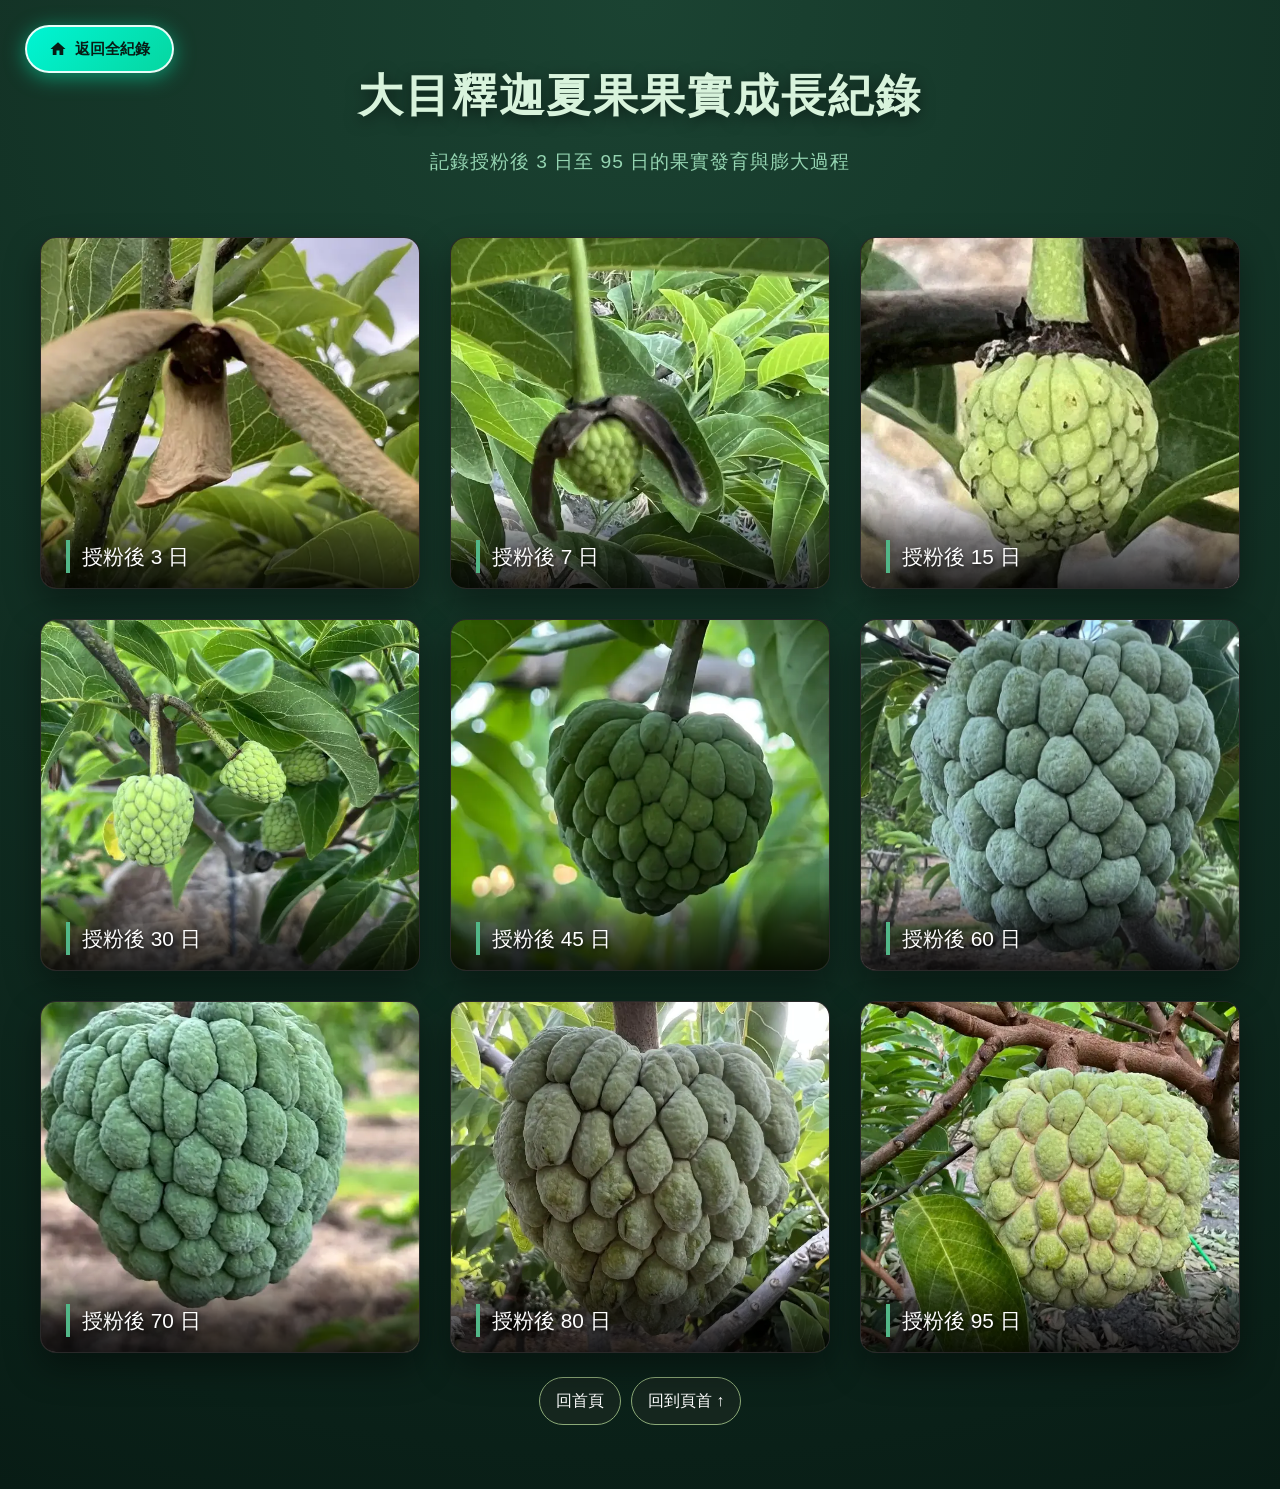
<file: fruit development/index.html>
<!DOCTYPE html>
<html lang="zh-TW">
<head>
    <meta charset="UTF-8">
    <meta name="viewport" content="width=device-width, initial-scale=1.0">
    <title>大目釋迦夏果果實成長紀錄</title>
    <style>
        /* =========================================
           全域重置與基礎設定
           ========================================= */
        * {
            margin: 0;
            padding: 0;
            box-sizing: border-box;
        }

        body {
            font-family: "Microsoft JhengHei", "PingFang TC", "Helvetica Neue", sans-serif;
            background: radial-gradient(circle at top center, #1b4332, #081c15);
            color: #e9ecef;
            min-height: 100vh;
            padding: 40px 20px;
            line-height: 1.6;
            position: relative;
        }

        /* =========================================
           返回按鈕樣式 (固定左上角 + 鮮明模式) 
           ========================================= */
        .back-btn {
            position: fixed;
            top: 25px;
            left: 25px;
            display: inline-flex;
            align-items: center;
            gap: 8px;
            padding: 10px 22px;
            background: linear-gradient(135deg, #00f5d4, #06d6a0);
            border: 2px solid rgba(255, 255, 255, 0.9);
            border-radius: 30px;
            color: #081c15;
            text-decoration: none;
            font-size: 0.95em;
            font-weight: 700;
            transition: all 0.4s cubic-bezier(0.175, 0.885, 0.32, 1.275);
            cursor: pointer;
            box-shadow: 0 4px 20px rgba(6, 214, 160, 0.6);
            z-index: 9999;
            backdrop-filter: blur(5px);
        }

        .back-btn:hover {
            background: linear-gradient(135deg, #06d6a0, #00f5d4);
            transform: translateY(-4px) scale(1.05);
            box-shadow: 0 8px 25px rgba(6, 214, 160, 0.9);
        }

        .back-btn svg {
            width: 18px;
            height: 18px;
            fill: currentColor;
            transition: transform 0.3s ease;
        }

        .back-btn:hover svg {
            animation: bounceIcon 0.5s ease infinite alternate;
        }

        @keyframes bounceIcon {
            0% { transform: translateY(0); }
            100% { transform: translateY(-3px); }
        }

        /* =========================================
           標題區塊設計
           ========================================= */
        .header {
            text-align: center;
            margin-bottom: 60px;
            padding-top: 20px; 
        }

        .header h1 {
            font-size: 2.8em;
            color: #d8f3dc;
            margin-bottom: 15px;
            letter-spacing: 2px;
            text-shadow: 0 4px 15px rgba(0, 0, 0, 0.5);
        }

        .header p {
            font-size: 1.2em;
            color: #95d5b2;
            letter-spacing: 1px;
        }

        /* =========================================
           網格排版 (RWD)
           ========================================= */
        .gallery {
            display: grid;
            grid-template-columns: repeat(auto-fit, minmax(320px, 1fr));
            gap: 30px;
            max-width: 1200px;
            margin: 0 auto;
        }

        /* =========================================
           卡片容器與圖片特效
           ========================================= */
        .card {
            position: relative;
            border-radius: 16px;
            overflow: hidden;
            background: #111;
            border: 1px solid rgba(255, 255, 255, 0.1);
            box-shadow: 0 15px 35px rgba(0, 0, 0, 0.4);
            cursor: default;
        }

        .card img {
            width: 100%;
            height: 350px;
            object-fit: cover;
            display: block;
            transition: transform 0.6s cubic-bezier(0.25, 0.46, 0.45, 0.94);
        }

        

        /* =========================================
           文字說明遮罩層
           ========================================= */
        .overlay {
            position: absolute;
            bottom: 0;
            left: 0;
            width: 100%;
            padding: 40px 25px 25px;
            background: linear-gradient(to top, rgba(0, 0, 0, 0.9) 0%, rgba(0, 0, 0, 0.5) 60%, transparent 100%);
            transform: translateY(10px);
            transition: all 0.4s ease;
        }

        .overlay h3 {
            font-size: 1.3em;
            font-weight: 500;
            color: #ffffff;
            margin: 0;
            border-left: 4px solid #52b788;
            padding-left: 12px;
            text-shadow: 0 2px 4px rgba(0, 0, 0, 0.8);
        }

        .card:hover .overlay {
            transform: translateY(0);
            background: linear-gradient(to top, rgba(0, 0, 0, 0.95) 0%, rgba(0, 0, 0, 0.7) 70%, transparent 100%);
        }

        /* =========================================
           RWD 行動裝置排版優化
           ========================================= */
        @media (max-width: 768px) {
            body {
                padding: 20px 20px 30px;
            }
            .back-btn {
                position: fixed;
                top: 15px;
                left: 15px;
                padding: 8px 18px;
                font-size: 0.9em;
            }
            .header {
                margin-bottom: 40px;
                padding-top: 60px;
            }
            .header h1 { font-size: 2.2em; }
            .card img { height: 280px; }
            .overlay { transform: translateY(0); }
        }
    </style>
<link rel="stylesheet" href="../site-enhancements.css">
</head>
<body>

    <a href="../index.html" class="back-btn" title="返回全紀錄">
        <svg viewBox="0 0 24 24">
            <path d="M10 20v-6h4v6h5v-8h3L12 3 2 12h3v8z"/>
        </svg>
        <span>返回全紀錄</span>
    </a>

    <header class="header">
        <h1>大目釋迦夏果果實成長紀錄</h1>
        <p>記錄授粉後 3 日至 95 日的果實發育與膨大過程</p>
    </header>

    <main class="gallery">
        <div class="card">
            <img src="3日.webp" alt="授粉後3日" decoding="async" width="800" height="511" loading="eager" fetchpriority="high">
            <div class="overlay">
                <h3>授粉後 3 日</h3>
            </div>
        </div>

        <div class="card">
            <img src="7日.webp" alt="授粉後7日" decoding="async" width="800" height="595" loading="lazy">
            <div class="overlay">
                <h3>授粉後 7 日</h3>
            </div>
        </div>

        <div class="card">
            <img src="15日.webp" alt="授粉後15日" decoding="async" width="626" height="566" loading="lazy">
            <div class="overlay">
                <h3>授粉後 15 日</h3>
            </div>
        </div>

        <div class="card">
            <img src="30日.webp" alt="授粉後30日" decoding="async" width="800" height="600" loading="lazy">
            <div class="overlay">
                <h3>授粉後 30 日</h3>
            </div>
        </div>

        <div class="card">
            <img src="45日.webp" alt="授粉後45日" decoding="async" width="800" height="600" loading="lazy">
            <div class="overlay">
                <h3>授粉後 45 日</h3>
            </div>
        </div>

        <div class="card">
            <img src="60日.webp" alt="授粉後60日" decoding="async" width="800" height="739" loading="lazy">
            <div class="overlay">
                <h3>授粉後 60 日</h3>
            </div>
        </div>

        <div class="card">
            <img src="70日.webp" alt="授粉後70日" decoding="async" width="800" height="600" loading="lazy">
            <div class="overlay">
                <h3>授粉後 70 日</h3>
            </div>
        </div>

        <div class="card">
            <img src="80日.webp" alt="授粉後80日" decoding="async" width="723" height="800" loading="lazy">
            <div class="overlay">
                <h3>授粉後 80 日</h3>
            </div>
        </div>

        <div class="card">
            <img src="95日.webp" alt="授粉後95日" decoding="async" width="600" height="800" loading="lazy">
            <div class="overlay">
                <h3>授粉後 95 日</h3>
            </div>
        </div>
    </main>
<nav class="site-tools" aria-label="頁面導覽"><a href="../index.html">回首頁</a><a href="#">回到頁首 ↑</a></nav>
</body>
</html>
</file>
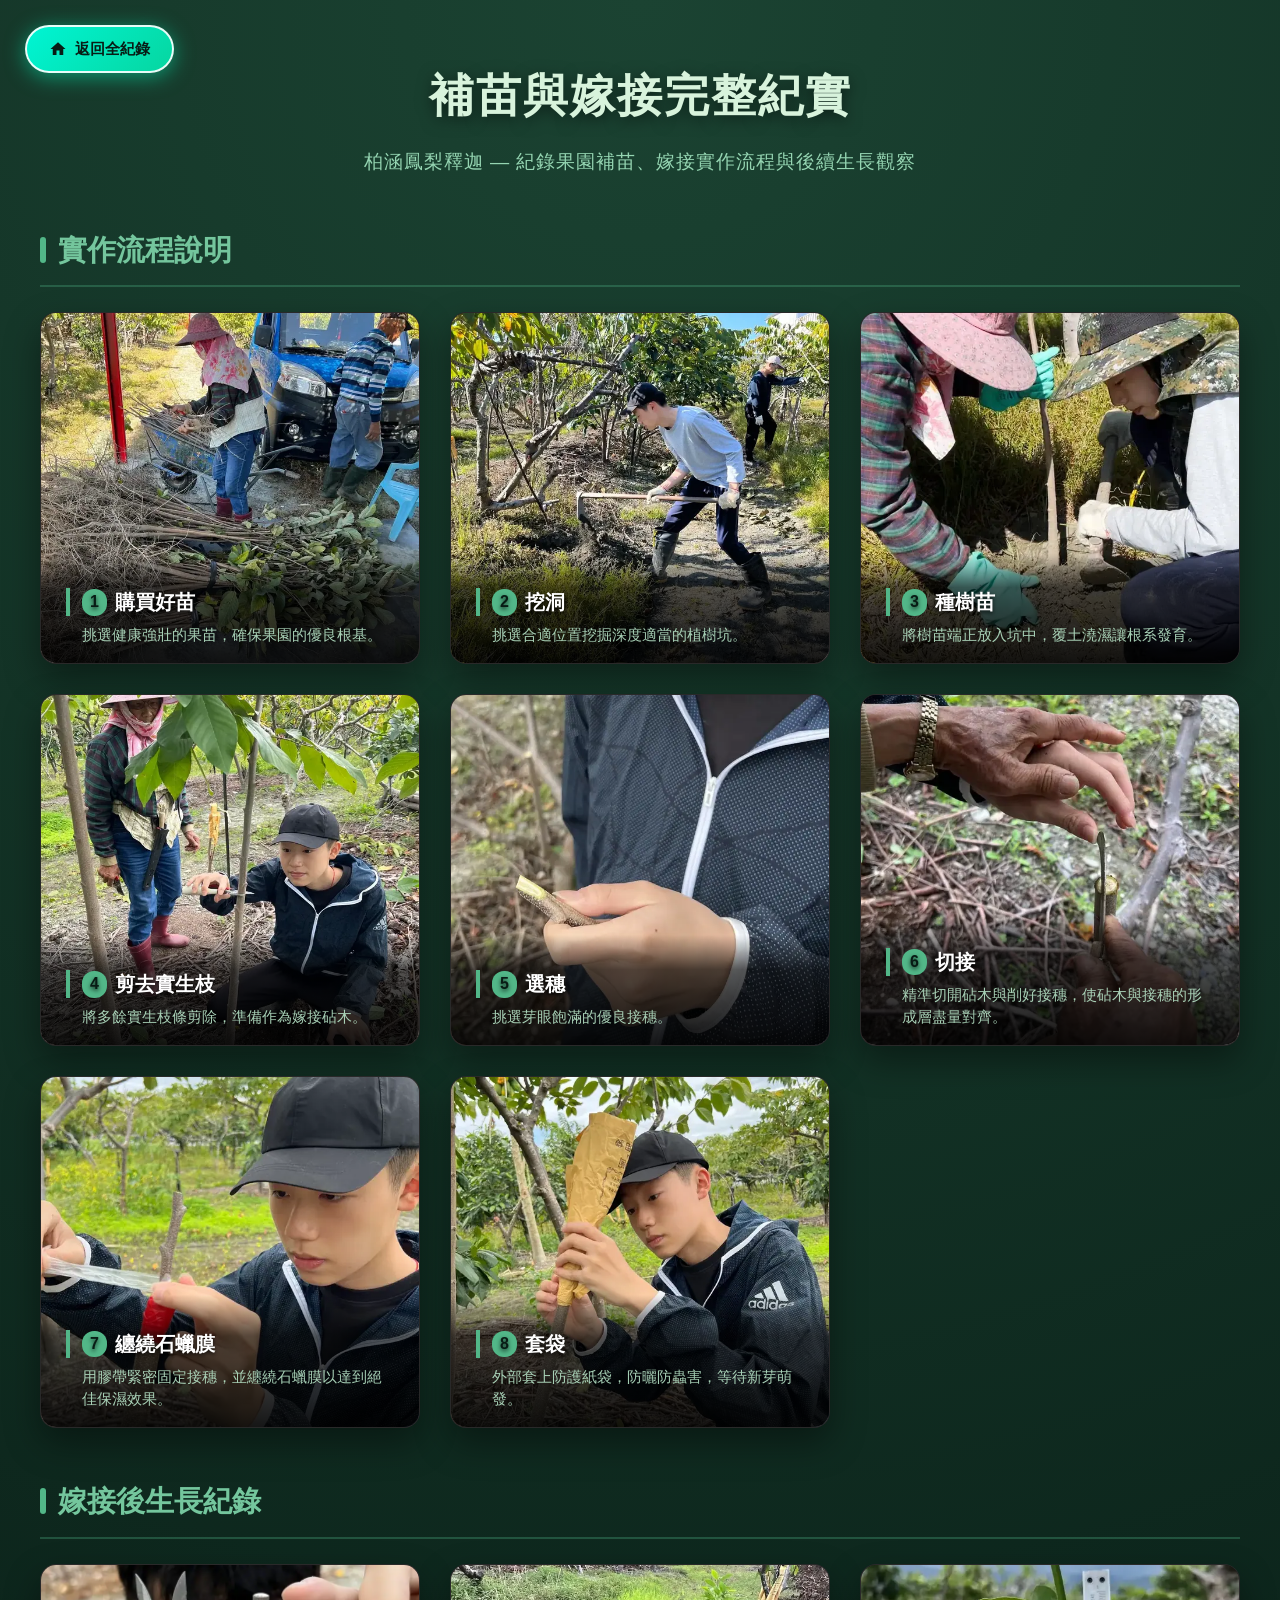
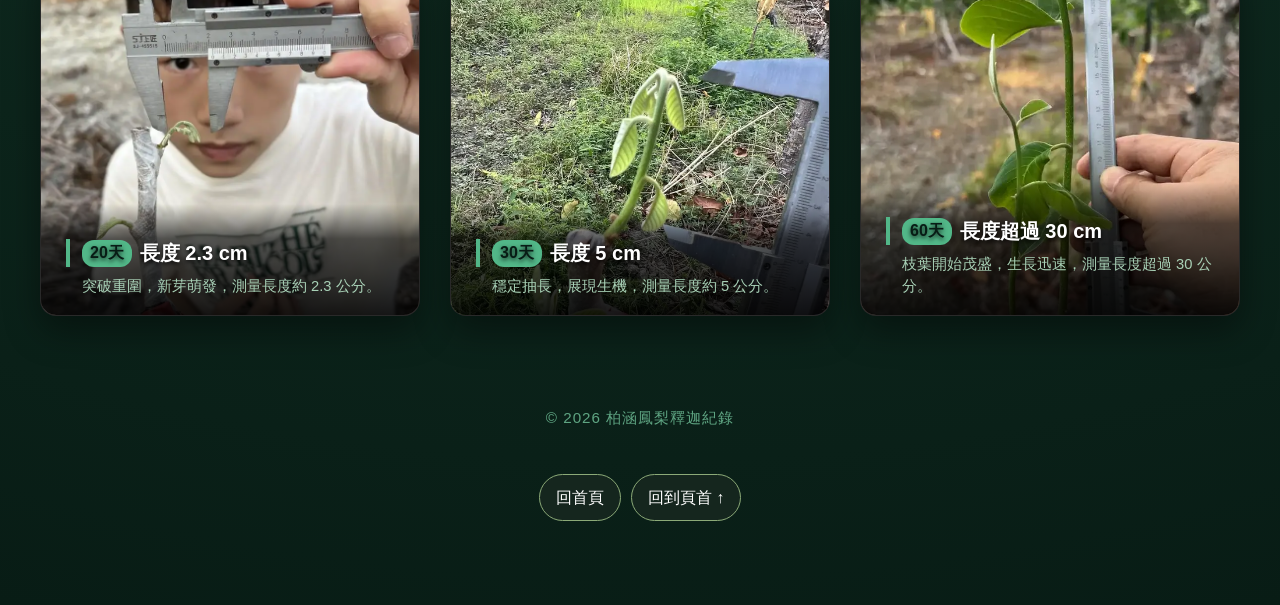
<file: grafting/index.html>
<!DOCTYPE html>
<html lang="zh-TW">
<head>
    <meta charset="UTF-8">
    <meta name="viewport" content="width=device-width, initial-scale=1.0">
    <title>補苗與嫁接完整紀實 - 柏涵鳳梨釋迦</title>
    <style>
        /* =========================================
           全域重置與基礎設定
           ========================================= */
        * {
            margin: 0;
            padding: 0;
            box-sizing: border-box;
        }

        body {
            font-family: "Microsoft JhengHei", "PingFang TC", "Helvetica Neue", sans-serif;
            background: radial-gradient(circle at top center, #1b4332, #081c15);
            color: #e9ecef;
            min-height: 100vh;
            padding: 40px 20px 60px;
            line-height: 1.6;
            position: relative;
        }

        /* =========================================
           返回按鈕樣式 (固定左上角 + 鮮明模式) 
           ========================================= */
        .back-btn {
            position: fixed;
            top: 25px;
            left: 25px;
            display: inline-flex;
            align-items: center;
            gap: 8px;
            padding: 10px 22px;
            background: linear-gradient(135deg, #00f5d4, #06d6a0);
            border: 2px solid rgba(255, 255, 255, 0.9);
            border-radius: 30px;
            color: #081c15;
            text-decoration: none;
            font-size: 0.95em;
            font-weight: 700;
            transition: all 0.4s cubic-bezier(0.175, 0.885, 0.32, 1.275);
            cursor: pointer;
            box-shadow: 0 4px 20px rgba(6, 214, 160, 0.6);
            z-index: 9999;
            backdrop-filter: blur(5px);
        }

        .back-btn:hover {
            background: linear-gradient(135deg, #06d6a0, #00f5d4);
            transform: translateY(-4px) scale(1.05);
            box-shadow: 0 8px 25px rgba(6, 214, 160, 0.9);
        }

        .back-btn svg {
            width: 18px;
            height: 18px;
            fill: currentColor;
            transition: transform 0.3s ease;
        }

        .back-btn:hover svg {
            animation: bounceIcon 0.5s ease infinite alternate;
        }

        @keyframes bounceIcon {
            0% { transform: translateY(0); }
            100% { transform: translateY(-3px); }
        }

        /* =========================================
           標題區塊設計
           ========================================= */
        .header {
            text-align: center;
            margin-bottom: 50px;
            padding-top: 20px; 
        }

        .header h1 {
            font-size: 2.8em;
            color: #d8f3dc;
            margin-bottom: 15px;
            letter-spacing: 2px;
            text-shadow: 0 4px 15px rgba(0, 0, 0, 0.5);
        }

        .header p {
            font-size: 1.2em;
            color: #95d5b2;
            letter-spacing: 1px;
        }

        /* =========================================
           主容器與分區標題
           ========================================= */
        .container {
            max-width: 1200px;
            margin: 0 auto;
        }

        .section-title {
            font-size: 1.8em;
            color: #74c69d;
            border-bottom: 2px solid rgba(82, 183, 136, 0.3);
            padding-bottom: 12px;
            margin: 40px 0 25px;
            display: flex;
            align-items: center;
            gap: 12px;
        }

        .section-title::before {
            content: "";
            display: inline-block;
            width: 6px;
            height: 26px;
            background: #52b788;
            border-radius: 3px;
        }

        .container .section-title:first-child {
            margin-top: 0;
        }

        /* =========================================
           網格排版 (RWD)
           ========================================= */
        .gallery {
            display: grid;
            grid-template-columns: repeat(auto-fit, minmax(320px, 1fr));
            gap: 30px;
            margin-bottom: 50px;
        }

        /* =========================================
           卡片容器與圖片特效
           ========================================= */
        .card {
            position: relative;
            border-radius: 16px;
            overflow: hidden;
            background: #111;
            border: 1px solid rgba(255, 255, 255, 0.1);
            box-shadow: 0 15px 35px rgba(0, 0, 0, 0.4);
            cursor: default;
            transition: transform 0.4s ease, border-color 0.4s ease, box-shadow 0.4s ease;
        }

        .card:hover {
            border-color: rgba(82, 183, 136, 0.5);
            box-shadow: 0 20px 40px rgba(6, 214, 160, 0.15);
        }

        .card img {
            width: 100%;
            height: 350px;
            object-fit: cover;
            display: block;
            transition: transform 0.6s cubic-bezier(0.25, 0.46, 0.45, 0.94);
        }

        

        /* =========================================
           文字說明遮罩層
           ========================================= */
        .overlay {
            position: absolute;
            bottom: 0;
            left: 0;
            width: 100%;
            padding: 35px 25px 22px;
            background: linear-gradient(to top, rgba(0, 0, 0, 0.92) 0%, rgba(0, 0, 0, 0.65) 70%, transparent 100%);
            transform: translateY(5px);
            transition: all 0.4s ease;
        }

        .overlay h3 {
            font-size: 1.25em;
            font-weight: 600;
            color: #ffffff;
            margin: 0;
            border-left: 4px solid #52b788;
            padding-left: 12px;
            text-shadow: 0 2px 4px rgba(0, 0, 0, 0.8);
            line-height: 1.4;
            display: flex;
            align-items: center;
            gap: 8px;
        }

        .step-badge {
            background: #52b788;
            color: #081c15;
            font-size: 0.8em;
            padding: 2px 8px;
            border-radius: 12px;
            font-weight: 700;
            display: inline-block;
        }

        .overlay p {
            font-size: 0.92em;
            color: #b7e4c7;
            margin-top: 8px;
            padding-left: 16px;
            line-height: 1.5;
            opacity: 0.9;
        }

        .card:hover .overlay {
            transform: translateY(0);
            background: linear-gradient(to top, rgba(0, 0, 0, 0.96) 0%, rgba(0, 0, 0, 0.75) 75%, transparent 100%);
        }

        /* =========================================
           頁尾設計
           ========================================= */
        footer {
            text-align: center;
            padding: 40px 0 20px;
            font-size: 0.95em;
            color: #74c69d;
            letter-spacing: 1px;
            opacity: 0.8;
        }

        /* =========================================
           RWD 行動裝置排版優化
           ========================================= */
        @media (max-width: 768px) {
            body {
                padding: 20px 15px 30px;
            }
            .back-btn {
                position: fixed;
                top: 15px;
                left: 15px;
                padding: 8px 18px;
                font-size: 0.9em;
            }
            .header {
                margin-bottom: 30px;
                padding-top: 60px;
            }
            .header h1 { font-size: 2.2em; }
            .header p { font-size: 1.0em; }
            .section-title { font-size: 1.5em; margin: 30px 0 20px; }
            .card img { height: 280px; }
            .overlay { transform: translateY(0); padding: 25px 20px 20px; }
        }
    </style>
<link rel="stylesheet" href="../site-enhancements.css">
</head>
<body>

    <!-- 固定左上角鮮明模式返回按鈕 -->
    <a href="../index.html" class="back-btn" title="返回全紀錄">
        <svg viewBox="0 0 24 24">
            <path d="M10 20v-6h4v6h5v-8h3L12 3 2 12h3v8z"/>
        </svg>
        <span>返回全紀錄</span>
    </a>

    <!-- 標題區塊 -->
    <header class="header">
        <h1>補苗與嫁接完整紀實</h1>
        <p>柏涵鳳梨釋迦 — 紀錄果園補苗、嫁接實作流程與後續生長觀察</p>
    </header>

    <main class="container">
        
        <!-- 第一區塊：實作流程說明 -->
        <h2 class="section-title">實作流程說明</h2>
        <div class="gallery">
            
            <div class="card">
                <img src="20260315_091639+0800-uid-21014DA8-E2BD-46A1-8A95-28FC117D52FA-13616146.webp" alt="1. 購買好苗" decoding="async" width="800" height="600" loading="eager" fetchpriority="high">
                <div class="overlay">
                    <h3><span class="step-badge">1</span> 購買好苗</h3>
                    <p>挑選健康強壯的果苗，確保果園的優良根基。</p>
                </div>
            </div>

            <div class="card">
                <img src="20260315_083804+0800-uid-8CDD42FE-B1E5-4163-8E61-A37D12542F9B-18966849.webp" alt="2. 挖洞" decoding="async" width="800" height="600" loading="lazy">
                <div class="overlay">
                    <h3><span class="step-badge">2</span> 挖洞</h3>
                    <p>挑選合適位置挖掘深度適當的植樹坑。</p>
                </div>
            </div>

            <div class="card">
                <img src="tree.webp" alt="3. 種樹苗" decoding="async" width="800" height="628" loading="lazy">
                <div class="overlay">
                    <h3><span class="step-badge">3</span> 種樹苗</h3>
                    <p>將樹苗端正放入坑中，覆土澆濕讓根系發育。</p>
                </div>
            </div>

            <div class="card">
                <img src="20260307_094139+0800-uid-8E9EC8FA-CDA8-4A64-B053-7787BF4658B3-12436368.webp" alt="4. 剪去實生枝" decoding="async" width="800" height="600" loading="lazy">
                <div class="overlay">
                    <h3><span class="step-badge">4</span> 剪去實生枝</h3>
                    <p>將多餘實生枝條剪除，準備作為嫁接砧木。</p>
                </div>
            </div>

            <div class="card">
                <img src="20260307_095416+0800-uid-8C0F5D73-E731-4D40-A73C-E233CEEAAC51-8266999.webp" alt="5. 選穗" decoding="async" width="800" height="600" loading="lazy">
                <div class="overlay">
                    <h3><span class="step-badge">5</span> 選穗</h3>
                    <p>挑選芽眼飽滿的優良接穗。</p>
                </div>
            </div>

            <div class="card">
                <img src="20260307_094414+0800-uid-E061080E-F60B-436E-9E11-3906E7BFB9EA-7588534.webp" alt="6. 切接" decoding="async" width="600" height="800" loading="lazy">
                <div class="overlay">
                    <h3><span class="step-badge">6</span> 切接</h3>
                    <p>精準切開砧木與削好接穗，使砧木與接穗的形成層盡量對齊。</p>
                </div>
            </div>

            <div class="card">
                <img src="20260307_101634+0800-uid-44A19802-6872-46A4-947A-FF36230B92EF-7314376.webp" alt="7. 纏繞石蠟膜" decoding="async" width="600" height="800" loading="lazy">
                <div class="overlay">
                    <h3><span class="step-badge">7</span> 纏繞石蠟膜</h3>
                    <p>用膠帶緊密固定接穗，並纏繞石蠟膜以達到絕佳保濕效果。</p>
                </div>
            </div>

            <div class="card">
                <img src="20260307_102234+0800-uid-6D4CE4B7-661C-4CFE-AB90-2442A7FD1332-9650990.webp" alt="8. 套袋" decoding="async" width="600" height="800" loading="lazy">
                <div class="overlay">
                    <h3><span class="step-badge">8</span> 套袋</h3>
                    <p>外部套上防護紙袋，防曬防蟲害，等待新芽萌發。</p>
                </div>
            </div>

        </div>

        <!-- 第二區塊：嫁接後生長紀錄 -->
        <h2 class="section-title">嫁接後生長紀錄</h2>
        <div class="gallery">

            <div class="card">
                <img src="20d2.3cm.webp" alt="20天 長度 2.3 cm" decoding="async" width="800" height="710" loading="lazy">
                <div class="overlay">
                    <h3><span class="step-badge">20天</span> 長度 2.3 cm</h3>
                    <p>突破重圍，新芽萌發，測量長度約 2.3 公分。</p>
                </div>
            </div>

            <div class="card">
                <img src="30d5cm.webp" alt="30天 長度 5 cm" decoding="async" width="800" height="600" loading="lazy">
                <div class="overlay">
                    <h3><span class="step-badge">30天</span> 長度 5 cm</h3>
                    <p>穩定抽長，展現生機，測量長度約 5 公分。</p>
                </div>
            </div>

            <div class="card">
                <img src="60d30cm.webp" alt="60天 長度超過 30 cm" decoding="async" width="600" height="800" loading="lazy">
                <div class="overlay">
                    <h3><span class="step-badge">60天</span> 長度超過 30 cm</h3>
                    <p>枝葉開始茂盛，生長迅速，測量長度超過 30 公分。</p>
                </div>
            </div>

        </div>

    </main>

    <footer>
        &copy; 2026 柏涵鳳梨釋迦紀錄
    </footer>
<nav class="site-tools" aria-label="頁面導覽"><a href="../index.html">回首頁</a><a href="#">回到頁首 ↑</a></nav>
</body>
</html>
</file>
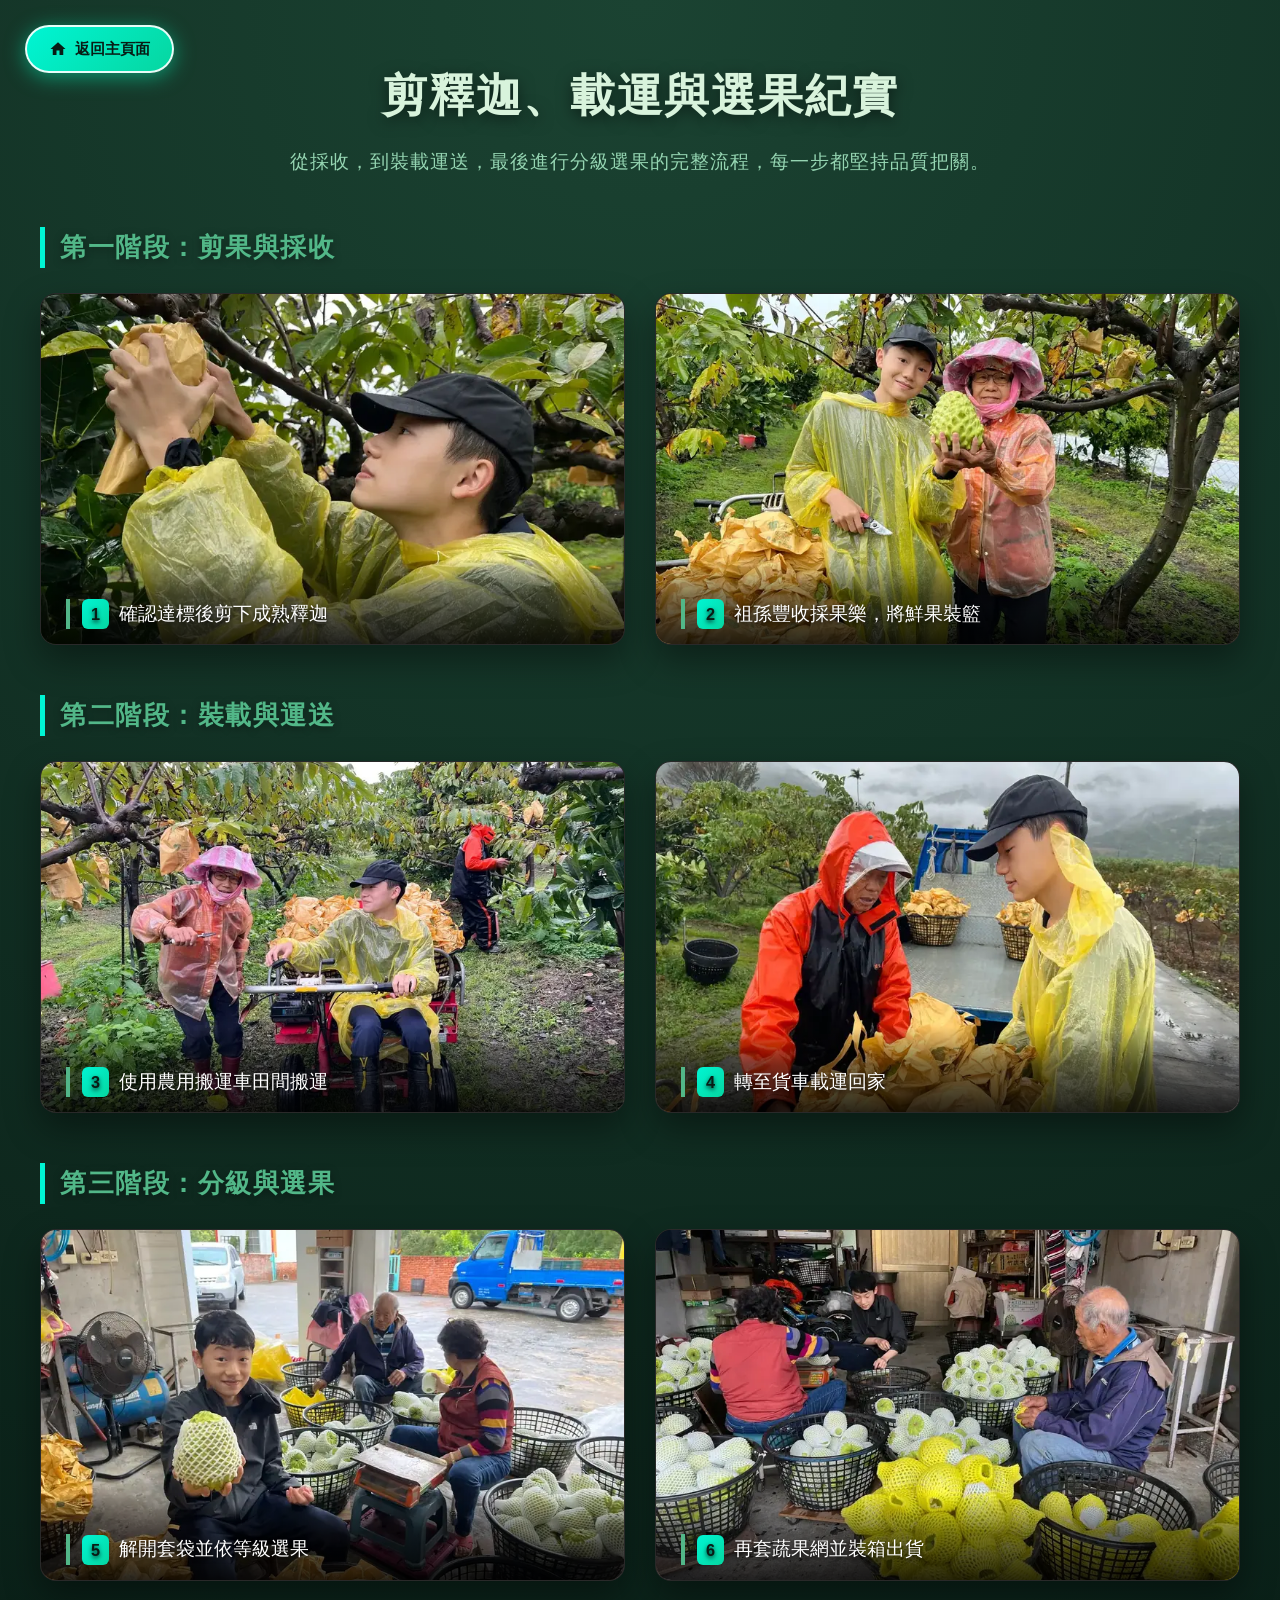
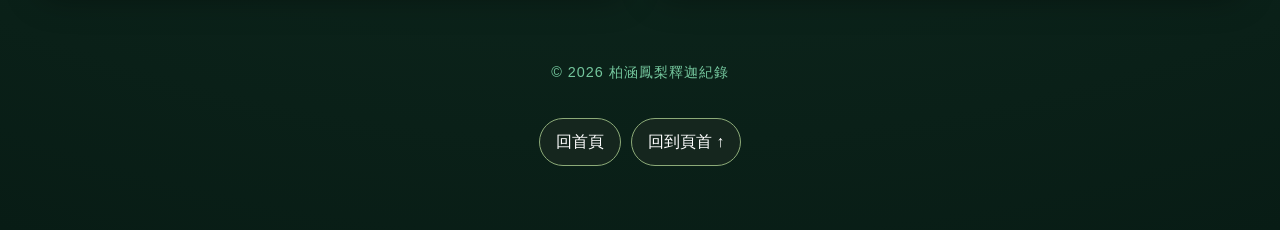
<file: harvesting-and-grading/index.html>
<!DOCTYPE html>
<html lang="zh-TW">
<head>
    <meta charset="UTF-8">
    <meta name="viewport" content="width=device-width, initial-scale=1.0">
    <title>剪釋迦、載運與選果完整紀實 - 柏涵鳳梨釋迦</title>
    <style>
        /* =========================================
           全域重置與基礎設定 (Index2 墨綠風格)
           ========================================= */
        * {
            margin: 0;
            padding: 0;
            box-sizing: border-box;
        }

        body {
            font-family: "Microsoft JhengHei", "PingFang TC", "Helvetica Neue", sans-serif;
            background: radial-gradient(circle at top center, #1b4332, #081c15);
            color: #e9ecef;
            min-height: 100vh;
            padding: 40px 20px;
            line-height: 1.6;
            position: relative;
        }

        /* =========================================
           返回按鈕樣式 (固定左上角 + 鮮明亮綠) 
           ========================================= */
        .back-btn {
            position: fixed;
            top: 25px;
            left: 25px;
            display: inline-flex;
            align-items: center;
            gap: 8px;
            padding: 10px 22px;
            background: linear-gradient(135deg, #00f5d4, #06d6a0);
            border: 2px solid rgba(255, 255, 255, 0.9);
            border-radius: 30px;
            color: #081c15;
            text-decoration: none;
            font-size: 0.95em;
            font-weight: 700;
            transition: all 0.4s cubic-bezier(0.175, 0.885, 0.32, 1.275);
            cursor: pointer;
            box-shadow: 0 4px 20px rgba(6, 214, 160, 0.6);
            z-index: 9999;
            backdrop-filter: blur(5px);
        }

        .back-btn:hover {
            background: linear-gradient(135deg, #06d6a0, #00f5d4);
            transform: translateY(-4px) scale(1.05);
            box-shadow: 0 8px 25px rgba(6, 214, 160, 0.9);
        }

        .back-btn svg {
            width: 18px;
            height: 18px;
            fill: currentColor;
            transition: transform 0.3s ease;
        }

        .back-btn:hover svg {
            animation: bounceIcon 0.5s ease infinite alternate;
        }

        @keyframes bounceIcon {
            0% { transform: translateY(0); }
            100% { transform: translateY(-3px); }
        }

        /* =========================================
           標題區塊設計
           ========================================= */
        .header {
            text-align: center;
            margin-bottom: 50px;
            padding-top: 20px; 
        }

        .header h1 {
            font-size: 2.8em;
            color: #d8f3dc;
            margin-bottom: 15px;
            letter-spacing: 2px;
            text-shadow: 0 4px 15px rgba(0, 0, 0, 0.5);
        }

        .header p {
            font-size: 1.2em;
            color: #95d5b2;
            letter-spacing: 1px;
            max-width: 800px;
            margin: 0 auto;
        }

        /* =========================================
           主要內容與階段標題設定
           ========================================= */
        .container {
            max-width: 1200px;
            margin: 0 auto;
        }

        .stage-section {
            margin-bottom: 50px;
        }

        .stage-title {
            font-size: 1.6em;
            color: #52b788;
            margin-bottom: 25px;
            padding-left: 15px;
            border-left: 5px solid #00f5d4;
            letter-spacing: 1.5px;
            text-shadow: 0 2px 8px rgba(0,0,0,0.4);
        }

        /* =========================================
           網格排版 (RWD)
           ========================================= */
        .gallery {
            display: grid;
            grid-template-columns: repeat(auto-fit, minmax(320px, 1fr));
            gap: 30px;
        }

        /* =========================================
           卡片容器與圖片放大特效
           ========================================= */
        .card {
            position: relative;
            border-radius: 16px;
            overflow: hidden;
            background: #111;
            border: 1px solid rgba(255, 255, 255, 0.1);
            box-shadow: 0 15px 35px rgba(0, 0, 0, 0.4);
            cursor: default;
        }

        .card img {
            width: 100%;
            height: 350px;
            object-fit: cover;
            display: block;
            transition: transform 0.6s cubic-bezier(0.25, 0.46, 0.45, 0.94);
        }

        

        /* =========================================
           文字說明遮罩層與步驟標籤
           ========================================= */
        .overlay {
            position: absolute;
            bottom: 0;
            left: 0;
            width: 100%;
            padding: 40px 25px 25px;
            background: linear-gradient(to top, rgba(0, 0, 0, 0.9) 0%, rgba(0, 0, 0, 0.5) 60%, transparent 100%);
            transform: translateY(10px);
            transition: all 0.4s ease;
        }

        .overlay h3 {
            font-size: 1.2em;
            font-weight: 500;
            color: #ffffff;
            margin: 0;
            border-left: 4px solid #52b788;
            padding-left: 12px;
            text-shadow: 0 2px 4px rgba(0, 0, 0, 0.8);
            display: flex;
            align-items: center;
            gap: 10px;
        }

        .step-badge {
            background: linear-gradient(135deg, #00f5d4, #06d6a0);
            color: #081c15;
            font-weight: 800;
            font-size: 0.85em;
            padding: 2px 9px;
            border-radius: 6px;
            flex-shrink: 0;
        }

        .card:hover .overlay {
            transform: translateY(0);
            background: linear-gradient(to top, rgba(0, 0, 0, 0.95) 0%, rgba(0, 0, 0, 0.7) 70%, transparent 100%);
        }

        /* =========================================
           頁尾設定
           ========================================= */
        .site-footer {
            text-align: center;
            padding: 30px 20px 10px;
            color: #74c69d;
            font-size: 0.9em;
            letter-spacing: 1px;
        }

        /* =========================================
           RWD 行動裝置排版優化
           ========================================= */
        @media (max-width: 768px) {
            body {
                padding: 20px 20px 30px;
            }
            .back-btn {
                position: fixed;
                top: 15px;
                left: 15px;
                padding: 8px 18px;
                font-size: 0.9em;
            }
            .header {
                margin-bottom: 40px;
                padding-top: 60px;
            }
            .header h1 { font-size: 2.2em; }
            .stage-title { font-size: 1.3em; }
            .card img { height: 280px; }
            .overlay { transform: translateY(0); }
        }
    </style>
<link rel="stylesheet" href="../site-enhancements.css">
</head>
<body>

    <!-- 返回主頁按鈕 -->
    <a href="../index.html" class="back-btn" title="返回主頁面">
        <svg viewBox="0 0 24 24">
            <path d="M10 20v-6h4v6h5v-8h3L12 3 2 12h3v8z"/>
        </svg>
        <span>返回主頁面</span>
    </a>

    <!-- 頁首標題區 -->
    <header class="header">
        <h1>剪釋迦、載運與選果紀實</h1>
        <p>從採收，到裝載運送，最後進行分級選果的完整流程，每一步都堅持品質把關。</p>
    </header>

    <main class="container">
        <!-- 第一階段：剪果與採收 -->
        <section class="stage-section">
            <h2 class="stage-title">第一階段：剪果與採收</h2>
            <div class="gallery">
                <div class="card">
                    <img src="20260228_093426+0800-uid-256EC003-C9CC-4FBD-9D6D-489D8F2C1DEA-8787788.webp" alt="剪下成熟釋迦" decoding="async" width="800" height="600" loading="eager" fetchpriority="high">
                    <div class="overlay">
                        <h3><span class="step-badge">1</span> 確認達標後剪下成熟釋迦</h3>
                    </div>
                </div>

                <div class="card">
                    <img src="20260228_094629+0800-uid-1C554F9D-4C25-44CD-9F10-7D6752DB77EA-11714975.webp" alt="豐收採果樂" decoding="async" width="800" height="600" loading="lazy">
                    <div class="overlay">
                        <h3><span class="step-badge">2</span> 祖孫豐收採果樂，將鮮果裝籃</h3>
                    </div>
                </div>
            </div>
        </section>

        <!-- 第二階段：裝載與運送 -->
        <section class="stage-section">
            <h2 class="stage-title">第二階段：裝載與運送</h2>
            <div class="gallery">
                <div class="card">
                    <img src="20260228_091308+0800-uid-783BFCBA-77FF-4E16-B262-F20506D98C69-14091280.webp" alt="農用搬運車田間搬運" decoding="async" width="800" height="600" loading="lazy">
                    <div class="overlay">
                        <h3><span class="step-badge">3</span> 使用農用搬運車田間搬運</h3>
                    </div>
                </div>

                <div class="card">
                    <img src="20260228_091931+0800-uid-36D0D82E-8540-4457-B8F4-07B154DB5C36-8436833.webp" alt="轉至貨車載運回家" decoding="async" width="800" height="600" loading="lazy">
                    <div class="overlay">
                        <h3><span class="step-badge">4</span> 轉至貨車載運回家</h3>
                    </div>
                </div>
            </div>
        </section>

        <!-- 第三階段：分級與選果 -->
        <section class="stage-section">
            <h2 class="stage-title">第三階段：分級與選果</h2>
            <div class="gallery">
                <div class="card">
                    <img src="20260228_104252+0800-uid-10A321AF-5D29-481F-B9AA-7C64840CD490-10212205.webp" alt="初步選果" decoding="async" width="800" height="600" loading="lazy">
                    <div class="overlay">
                        <h3><span class="step-badge">5</span> 解開套袋並依等級選果</h3>
                    </div>
                </div>

                <div class="card">
                    <img src="20260228_110145+0800-uid-7CA98F7E-2F5F-44E7-A04B-45434133C774-10234710.webp" alt="依等級分裝" decoding="async" width="800" height="600" loading="lazy">
                    <div class="overlay">
                        <h3><span class="step-badge">6</span> 再套蔬果網並裝箱出貨</h3>
                    </div>
                </div>
            </div>
        </section>

        <footer class="site-footer">
            &copy; 2026 柏涵鳳梨釋迦紀錄
        </footer>
    </main>
<nav class="site-tools" aria-label="頁面導覽"><a href="../index.html">回首頁</a><a href="#">回到頁首 ↑</a></nav>
</body>
</html>
</file>
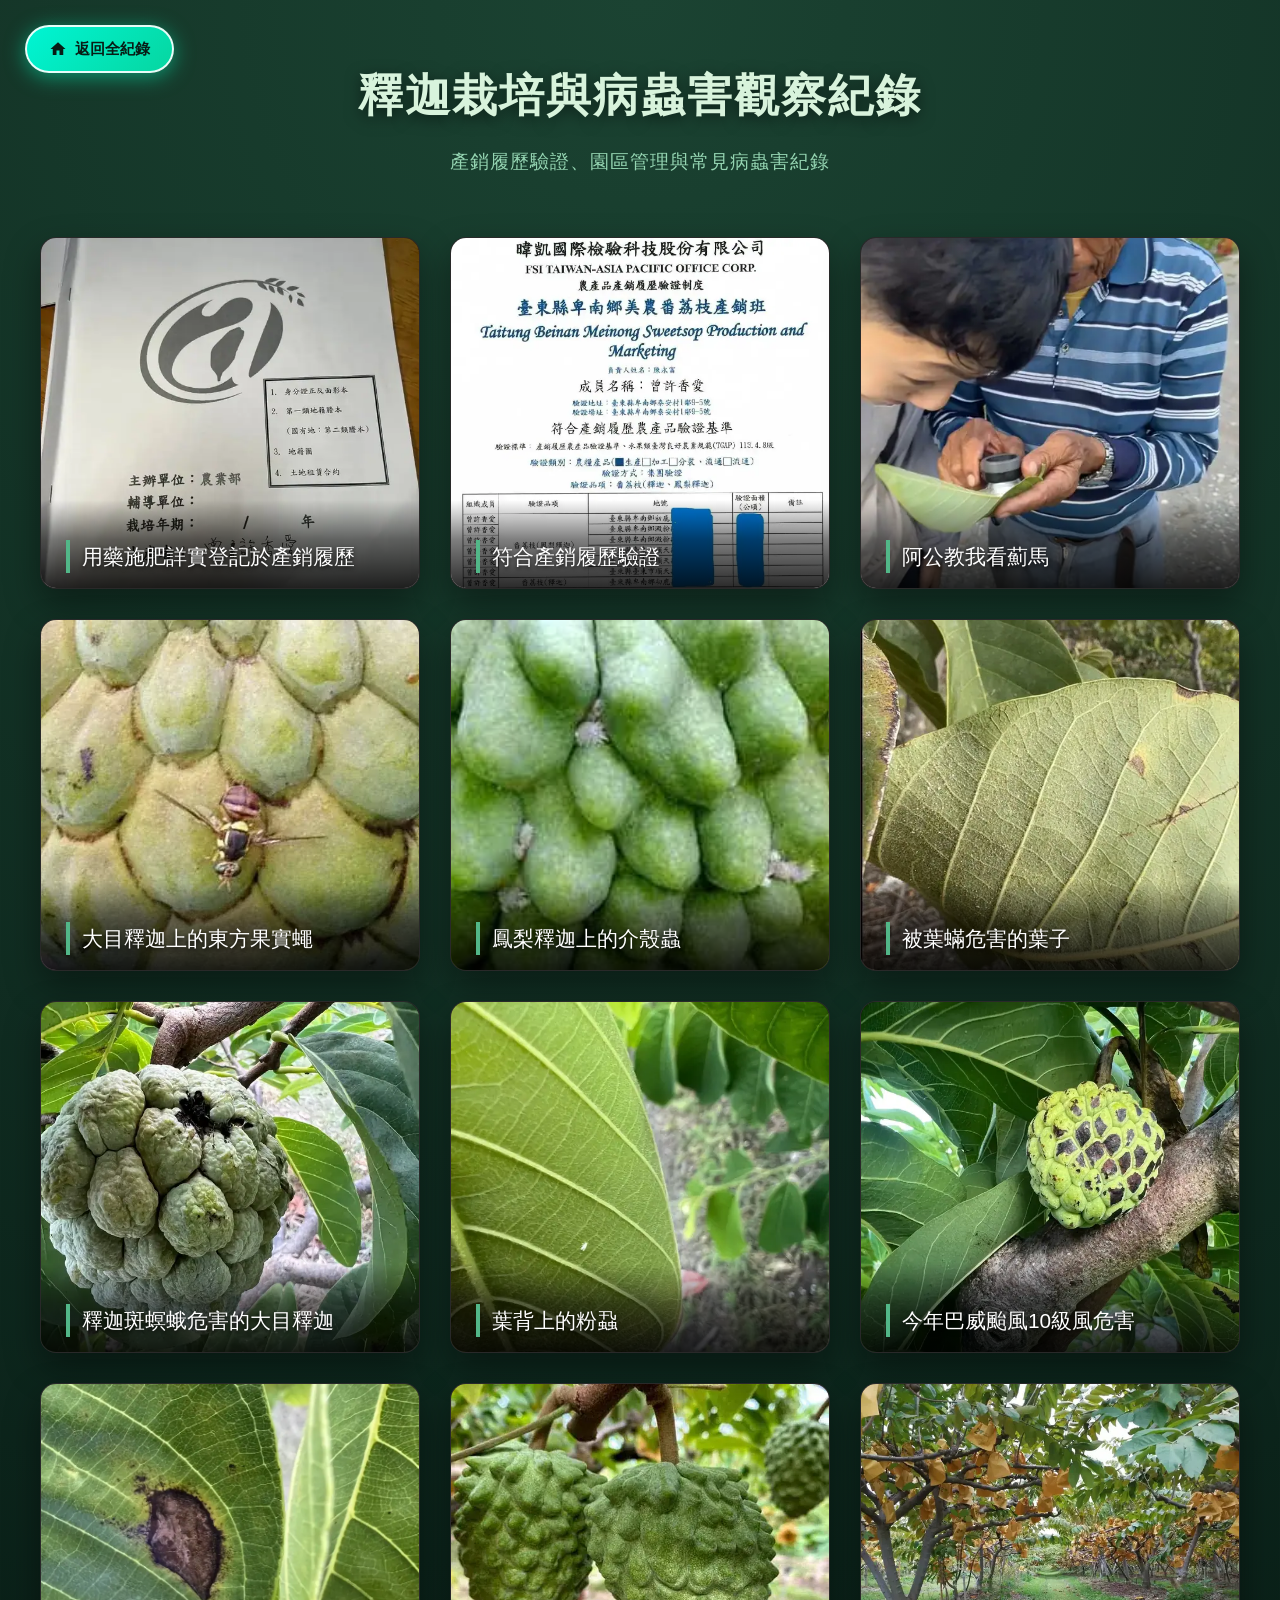
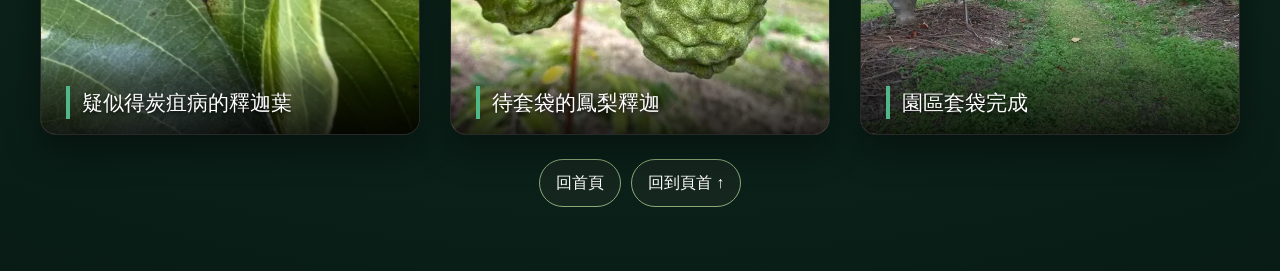
<file: pest-control-and-bagging/index.html>
<!DOCTYPE html>
<html lang="zh-TW">
<head>
    <meta charset="UTF-8">
    <meta name="viewport" content="width=device-width, initial-scale=1.0">
    <title>釋迦栽培與病蟲害觀察紀錄</title>
    <style>
        /* =========================================
           全域重置與基礎設定
           ========================================= */
        * {
            margin: 0;
            padding: 0;
            box-sizing: border-box;
        }

        body {
            font-family: "Microsoft JhengHei", "PingFang TC", "Helvetica Neue", sans-serif;
            background: radial-gradient(circle at top center, #1b4332, #081c15);
            color: #e9ecef;
            min-height: 100vh;
            padding: 40px 20px;
            line-height: 1.6;
            position: relative;
        }

        /* =========================================
           返回按鈕樣式 (固定左上角 + 鮮明模式) 
           ========================================= */
        .back-btn {
            position: fixed;
            top: 25px;
            left: 25px;
            display: inline-flex;
            align-items: center;
            gap: 8px;
            padding: 10px 22px;
            background: linear-gradient(135deg, #00f5d4, #06d6a0);
            border: 2px solid rgba(255, 255, 255, 0.9);
            border-radius: 30px;
            color: #081c15;
            text-decoration: none;
            font-size: 0.95em;
            font-weight: 700;
            transition: all 0.4s cubic-bezier(0.175, 0.885, 0.32, 1.275);
            cursor: pointer;
            box-shadow: 0 4px 20px rgba(6, 214, 160, 0.6);
            z-index: 9999;
            backdrop-filter: blur(5px);
        }

        .back-btn:hover {
            background: linear-gradient(135deg, #06d6a0, #00f5d4);
            transform: translateY(-4px) scale(1.05);
            box-shadow: 0 8px 25px rgba(6, 214, 160, 0.9);
        }

        .back-btn svg {
            width: 18px;
            height: 18px;
            fill: currentColor;
            transition: transform 0.3s ease;
        }

        .back-btn:hover svg {
            animation: bounceIcon 0.5s ease infinite alternate;
        }

        @keyframes bounceIcon {
            0% { transform: translateY(0); }
            100% { transform: translateY(-3px); }
        }

        /* =========================================
           標題區塊設計
           ========================================= */
        .header {
            text-align: center;
            margin-bottom: 60px;
            padding-top: 20px; 
        }

        .header h1 {
            font-size: 2.8em;
            color: #d8f3dc;
            margin-bottom: 15px;
            letter-spacing: 2px;
            text-shadow: 0 4px 15px rgba(0, 0, 0, 0.5);
        }

        .header p {
            font-size: 1.2em;
            color: #95d5b2;
            letter-spacing: 1px;
        }

        /* =========================================
           網格排版 (RWD)
           ========================================= */
        .gallery {
            display: grid;
            grid-template-columns: repeat(auto-fit, minmax(320px, 1fr));
            gap: 30px;
            max-width: 1200px;
            margin: 0 auto;
        }

        /* =========================================
           卡片容器與圖片特效
           ========================================= */
        .card {
            position: relative;
            border-radius: 16px;
            overflow: hidden;
            background: #111;
            border: 1px solid rgba(255, 255, 255, 0.1);
            box-shadow: 0 15px 35px rgba(0, 0, 0, 0.4);
            cursor: default;
        }

        .card img {
            width: 100%;
            height: 350px;
            object-fit: cover;
            display: block;
            transition: transform 0.6s cubic-bezier(0.25, 0.46, 0.45, 0.94);
        }

        

        /* =========================================
           文字說明遮罩層
           ========================================= */
        .overlay {
            position: absolute;
            bottom: 0;
            left: 0;
            width: 100%;
            padding: 40px 25px 25px;
            background: linear-gradient(to top, rgba(0, 0, 0, 0.9) 0%, rgba(0, 0, 0, 0.5) 60%, transparent 100%);
            transform: translateY(10px);
            transition: all 0.4s ease;
        }

        .overlay h3 {
            font-size: 1.3em;
            font-weight: 500;
            color: #ffffff;
            margin: 0;
            border-left: 4px solid #52b788;
            padding-left: 12px;
            text-shadow: 0 2px 4px rgba(0, 0, 0, 0.8);
        }

        .card:hover .overlay {
            transform: translateY(0);
            background: linear-gradient(to top, rgba(0, 0, 0, 0.95) 0%, rgba(0, 0, 0, 0.7) 70%, transparent 100%);
        }

        /* =========================================
           RWD 行動裝置排版優化
           ========================================= */
        @media (max-width: 768px) {
            body {
                padding: 20px 20px 30px;
            }
            .back-btn {
                position: fixed;
                top: 15px;
                left: 15px;
                padding: 8px 18px;
                font-size: 0.9em;
            }
            .header {
                margin-bottom: 40px;
                padding-top: 60px;
            }
            .header h1 { font-size: 2.2em; }
            .card img { height: 280px; }
            .overlay { transform: translateY(0); }
        }
    </style>
<link rel="stylesheet" href="../site-enhancements.css">
</head>
<body>

    <a href="../index.html" class="back-btn" title="返回全紀錄">
        <svg viewBox="0 0 24 24">
            <path d="M10 20v-6h4v6h5v-8h3L12 3 2 12h3v8z"/>
        </svg>
        <span>返回全紀錄</span>
    </a>

    <header class="header">
        <h1>釋迦栽培與病蟲害觀察紀錄</h1>
        <p>產銷履歷驗證、園區管理與常見病蟲害紀錄</p>
    </header>

    <main class="gallery">
        <div class="card">
            <img src="p1.webp" alt="用藥施肥詳實登記於產銷履歷" decoding="async" width="600" height="800" loading="eager" fetchpriority="high">
            <div class="overlay">
                <h3>用藥施肥詳實登記於產銷履歷</h3>
            </div>
        </div>

        <div class="card">
            <img src="p2.webp" alt="符合產銷履歷驗證" decoding="async" width="800" height="659" loading="lazy">
            <div class="overlay">
                <h3>符合產銷履歷驗證</h3>
            </div>
        </div>

        <div class="card">
            <img src="p3.webp" alt="阿公教我看薊馬" decoding="async" width="800" height="450" loading="lazy">
            <div class="overlay">
                <h3>阿公教我看薊馬</h3>
            </div>
        </div>

        <div class="card">
            <img src="p4.webp" alt="大目釋迦上的果實蠅" decoding="async" width="579" height="429" loading="lazy">
            <div class="overlay">
                <h3>大目釋迦上的東方果實蠅</h3>
            </div>
        </div>

        <div class="card">
            <img src="p5.webp" alt="鳳梨釋迦上的介殼蟲" decoding="async" width="330" height="220" loading="lazy">
            <div class="overlay">
                <h3>鳳梨釋迦上的介殼蟲</h3>
            </div>
        </div>

        <div class="card">
            <img src="p6.webp" alt="被葉蟎危害的葉子" decoding="async" width="600" height="800" loading="lazy">
            <div class="overlay">
                <h3>被葉蟎危害的葉子</h3>
            </div>
        </div>

        <div class="card">
            <img src="p7.webp" alt="斑螟蛾危害的大目釋迦" decoding="async" width="800" height="600" loading="lazy">
            <div class="overlay">
                <h3>釋迦斑螟蛾危害的大目釋迦</h3>
            </div>
        </div>

        <div class="card">
            <img src="p8.webp" alt="葉背上的粉蝨" decoding="async" width="600" height="800" loading="lazy">
            <div class="overlay">
                <h3>葉背上的粉蝨</h3>
            </div>
        </div>

        <div class="card">
            <img src="p9.webp" alt="今年巴威颱風10級風危害" decoding="async" width="800" height="600" loading="lazy">
            <div class="overlay">
                <h3>今年巴威颱風10級風危害</h3>
            </div>
        </div>

        <div class="card">
            <img src="p10.webp" alt="得炭疽病的釋迦葉" decoding="async" width="800" height="755" loading="lazy">
            <div class="overlay">
                <h3>疑似得炭疽病的釋迦葉</h3>
            </div>
        </div>

        <div class="card">
            <img src="p11.webp" alt="待套袋的鳳梨釋迦" decoding="async" width="600" height="800" loading="lazy">
            <div class="overlay">
                <h3>待套袋的鳳梨釋迦</h3>
            </div>
        </div>

        <div class="card">
            <img src="p12.webp" alt="園區套袋完成" decoding="async" width="800" height="600" loading="lazy">
            <div class="overlay">
                <h3>園區套袋完成</h3>
            </div>
        </div>
    </main>
<nav class="site-tools" aria-label="頁面導覽"><a href="../index.html">回首頁</a><a href="#">回到頁首 ↑</a></nav>
</body>
</html>
</file>
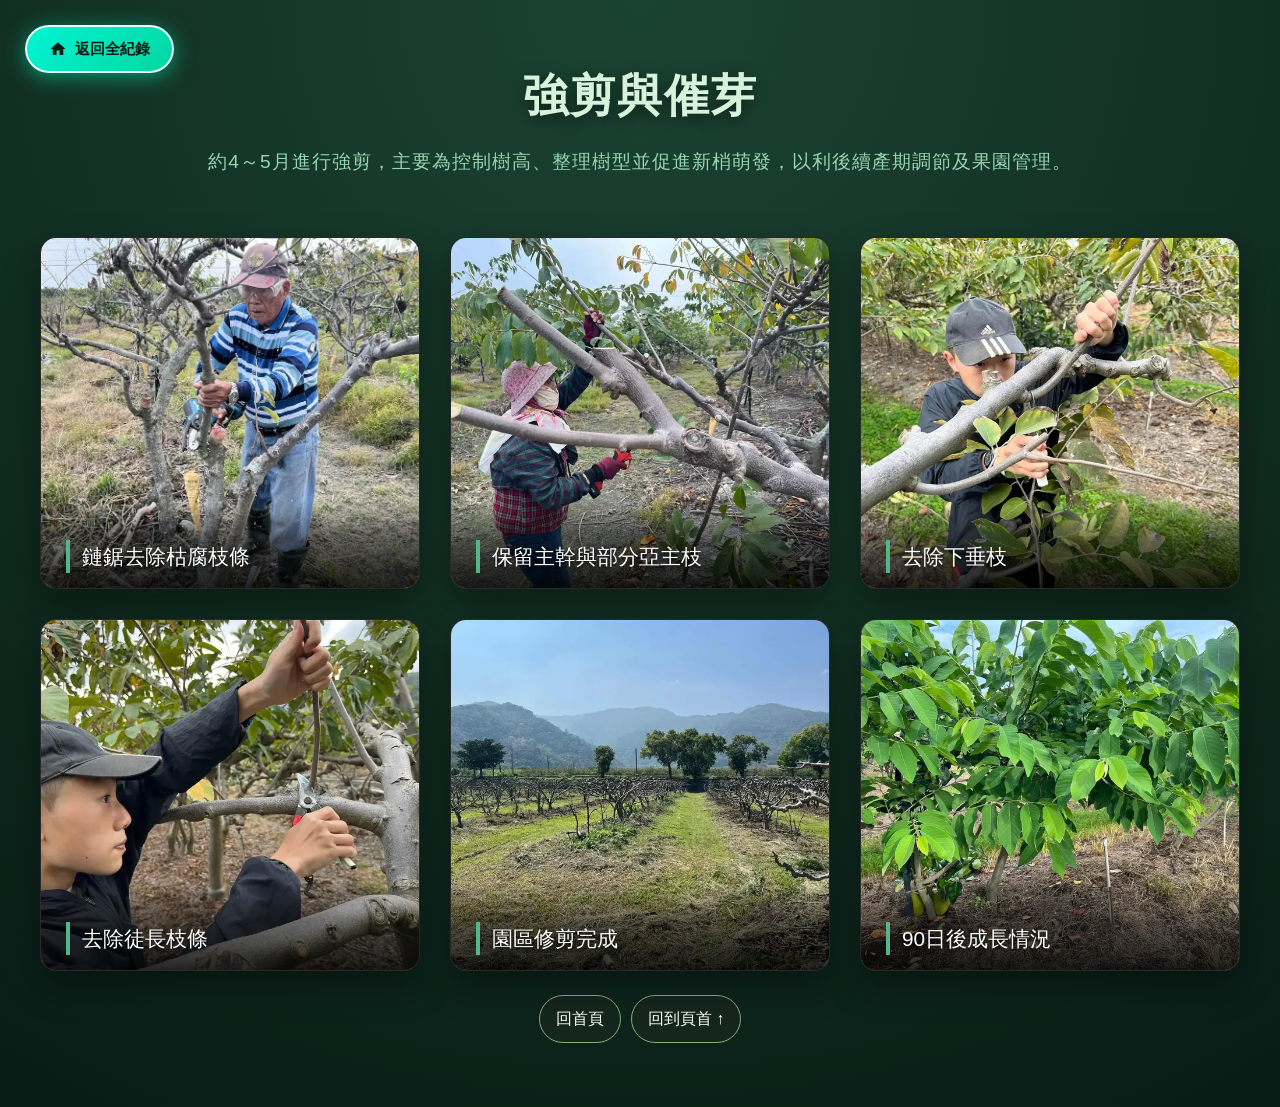
<file: pruning/index.html>
<!DOCTYPE html>
<html lang="zh-TW">
<head>
    <meta charset="UTF-8">
    <meta name="viewport" content="width=device-width, initial-scale=1.0">
    <title>果園修剪作業紀錄</title>
    <style>
        /* =========================================
           全域重置與基礎設定
           ========================================= */
        * {
            margin: 0;
            padding: 0;
            box-sizing: border-box;
        }

        body {
            font-family: "Microsoft JhengHei", "PingFang TC", "Helvetica Neue", sans-serif;
            background: radial-gradient(circle at top center, #1b4332, #081c15);
            color: #e9ecef;
            min-height: 100vh;
            padding: 40px 20px;
            line-height: 1.6;
            position: relative;
        }

        /* =========================================
           返回按鈕樣式 (固定左上角 + 鮮明模式) 
           ========================================= */
        .back-btn {
            position: fixed; /* 改為 fixed，無論如何滑動都會固定在視窗上 */
            top: 25px;
            left: 25px;
            display: inline-flex;
            align-items: center;
            gap: 8px;
            padding: 10px 22px;
            /* 鮮明模式：高對比螢光青綠色漸層 */
            background: linear-gradient(135deg, #00f5d4, #06d6a0);
            border: 2px solid rgba(255, 255, 255, 0.9); /* 加上白邊框增加立體感與識別度 */
            border-radius: 30px;
            color: #081c15; /* 深色文字確保對比度與易讀性 */
            text-decoration: none;
            font-size: 0.95em;
            font-weight: 700; /* 加粗字體 */
            transition: all 0.4s cubic-bezier(0.175, 0.885, 0.32, 1.275);
            cursor: pointer;
            /* 強烈的發光陰影，在深色背景中更跳脫 */
            box-shadow: 0 4px 20px rgba(6, 214, 160, 0.6);
            z-index: 9999; /* 確保按鈕永遠在最上層，不會被圖片遮擋 */
            backdrop-filter: blur(5px);
        }

        /* 返回按鈕滑鼠懸停特效 */
        .back-btn:hover {
            background: linear-gradient(135deg, #06d6a0, #00f5d4);
            transform: translateY(-4px) scale(1.05);
            box-shadow: 0 8px 25px rgba(6, 214, 160, 0.9);
        }

        /* SVG 屋子圖示大小與顏色控制 */
        .back-btn svg {
            width: 18px;
            height: 18px;
            fill: currentColor;
            transition: transform 0.3s ease;
        }

        /* 滑鼠懸停時，屋子圖示產生上下跳動的小動畫 */
        .back-btn:hover svg {
            animation: bounceIcon 0.5s ease infinite alternate;
        }

        @keyframes bounceIcon {
            0% { transform: translateY(0); }
            100% { transform: translateY(-3px); }
        }

        /* =========================================
           標題區塊設計
           ========================================= */
        .header {
            text-align: center;
            margin-bottom: 60px;
            padding-top: 20px; 
        }

        .header h1 {
            font-size: 2.8em;
            color: #d8f3dc;
            margin-bottom: 15px;
            letter-spacing: 2px;
            text-shadow: 0 4px 15px rgba(0, 0, 0, 0.5);
        }

        .header p {
            font-size: 1.2em;
            color: #95d5b2;
            letter-spacing: 1px;
        }

        /* =========================================
           網格排版 (RWD)
           ========================================= */
        .gallery {
            display: grid;
            grid-template-columns: repeat(auto-fit, minmax(320px, 1fr));
            gap: 30px;
            max-width: 1200px;
            margin: 0 auto;
        }

        /* =========================================
           卡片容器與圖片特效
           ========================================= */
        .card {
            position: relative;
            border-radius: 16px;
            overflow: hidden;
            background: #111;
            border: 1px solid rgba(255, 255, 255, 0.1);
            box-shadow: 0 15px 35px rgba(0, 0, 0, 0.4);
            cursor: default;
        }

        .card img {
            width: 100%;
            height: 350px;
            object-fit: cover;
            display: block;
            transition: transform 0.6s cubic-bezier(0.25, 0.46, 0.45, 0.94);
        }

        /* 滑鼠懸停時圖片放大 */
        

        /* =========================================
           文字說明遮罩層
           ========================================= */
        .overlay {
            position: absolute;
            bottom: 0;
            left: 0;
            width: 100%;
            padding: 40px 25px 25px;
            background: linear-gradient(to top, rgba(0, 0, 0, 0.9) 0%, rgba(0, 0, 0, 0.5) 60%, transparent 100%);
            transform: translateY(10px);
            transition: all 0.4s ease;
        }

        .overlay h3 {
            font-size: 1.3em;
            font-weight: 500;
            color: #ffffff;
            margin: 0;
            border-left: 4px solid #52b788;
            padding-left: 12px;
            text-shadow: 0 2px 4px rgba(0, 0, 0, 0.8);
        }

        /* 滑鼠懸停時文字層微升 */
        .card:hover .overlay {
            transform: translateY(0);
            background: linear-gradient(to top, rgba(0, 0, 0, 0.95) 0%, rgba(0, 0, 0, 0.7) 70%, transparent 100%);
        }

        /* =========================================
           RWD 行動裝置排版優化
           ========================================= */
        @media (max-width: 768px) {
            body {
                padding: 20px 20px 30px;
            }
            .back-btn {
                /* 手機版依然保持固定，稍微縮小並靠向邊緣 */
                position: fixed;
                top: 15px;
                left: 15px;
                padding: 8px 18px;
                font-size: 0.9em;
            }
            .header {
                margin-bottom: 40px;
                padding-top: 60px; /* 增加上方留白，避免標題被固定的按鈕遮擋 */
            }
            .header h1 { font-size: 2.2em; }
            .card img { height: 280px; }
            .overlay { transform: translateY(0); }
        }
    </style>
<link rel="stylesheet" href="../site-enhancements.css">
</head>
<body>

    <a href="../index.html" class="back-btn" title="返回全紀錄">
        <svg viewBox="0 0 24 24">
            <path d="M10 20v-6h4v6h5v-8h3L12 3 2 12h3v8z"/>
        </svg>
        <span>返回全紀錄</span>
    </a>

    <header class="header">
        <h1>強剪與催芽</h1>
        <p>約4～5月進行強剪，主要為控制樹高、整理樹型並促進新梢萌發，以利後續產期調節及果園管理。</p>
    </header>

    <main class="gallery">
        <div class="card">
            <img src="aa.webp" alt="鏈鋸去除枯腐枝條" decoding="async" width="800" height="729" loading="eager" fetchpriority="high">
            <div class="overlay">
                <h3>鏈鋸去除枯腐枝條</h3>
            </div>
        </div>

        <div class="card">
            <img src="bb.webp" alt="保留主幹與部分亞主枝" decoding="async" width="800" height="600" loading="lazy">
            <div class="overlay">
                <h3>保留主幹與部分亞主枝</h3>
            </div>
        </div>

        <div class="card">
            <img src="cc.webp" alt="去除下垂枝" decoding="async" width="800" height="600" loading="lazy">
            <div class="overlay">
                <h3>去除下垂枝</h3>
            </div>
        </div>

        <div class="card">
            <img src="dd.webp" alt="去除徒長枝條" decoding="async" width="800" height="600" loading="lazy">
            <div class="overlay">
                <h3>去除徒長枝條</h3>
            </div>
        </div>

        <div class="card">
            <img src="ee.webp" alt="園區修剪完成" decoding="async" width="800" height="600" loading="lazy">
            <div class="overlay">
                <h3>園區修剪完成</h3>
            </div>
        </div>

        <div class="card">
            <img src="ff.webp" alt="90日後成長情況" decoding="async" width="800" height="600" loading="lazy">
            <div class="overlay">
                <h3>90日後成長情況</h3>
            </div>
        </div>
    </main>
<nav class="site-tools" aria-label="頁面導覽"><a href="../index.html">回首頁</a><a href="#">回到頁首 ↑</a></nav>
</body>
</html>
</file>
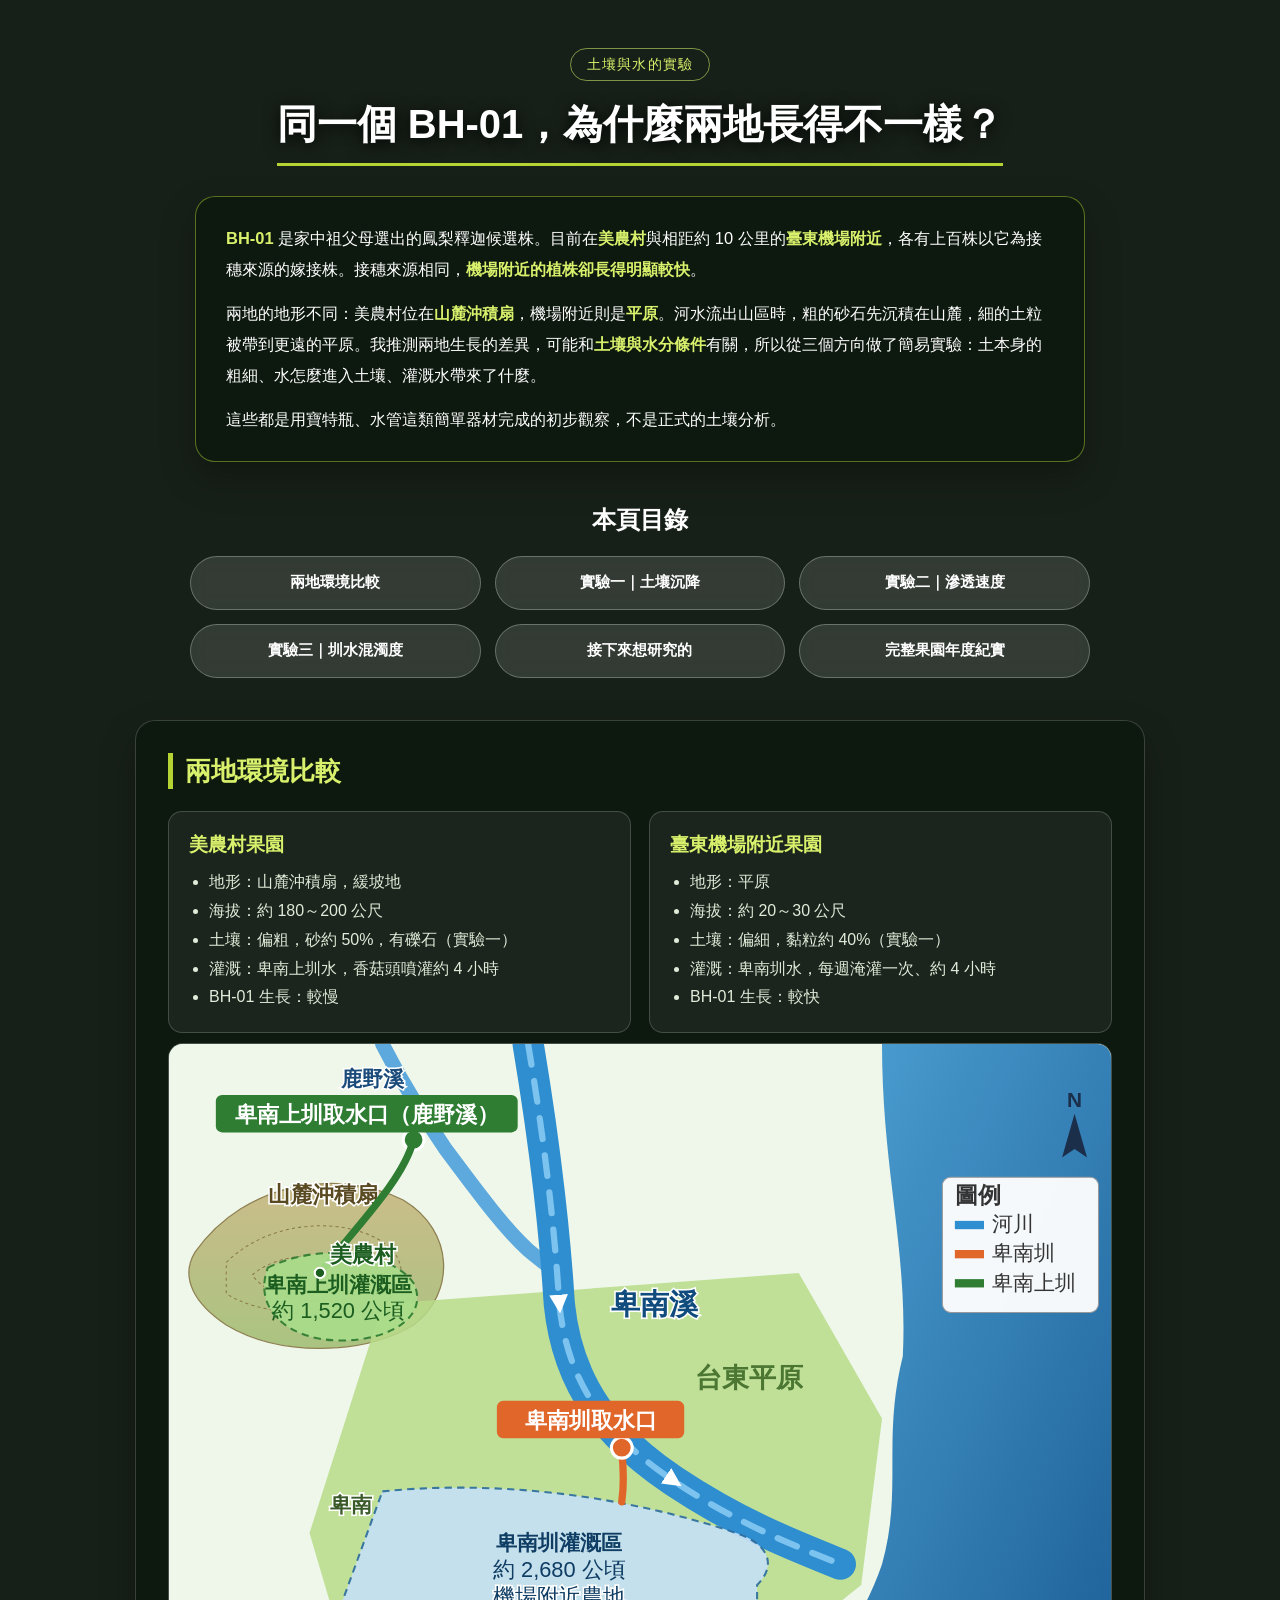
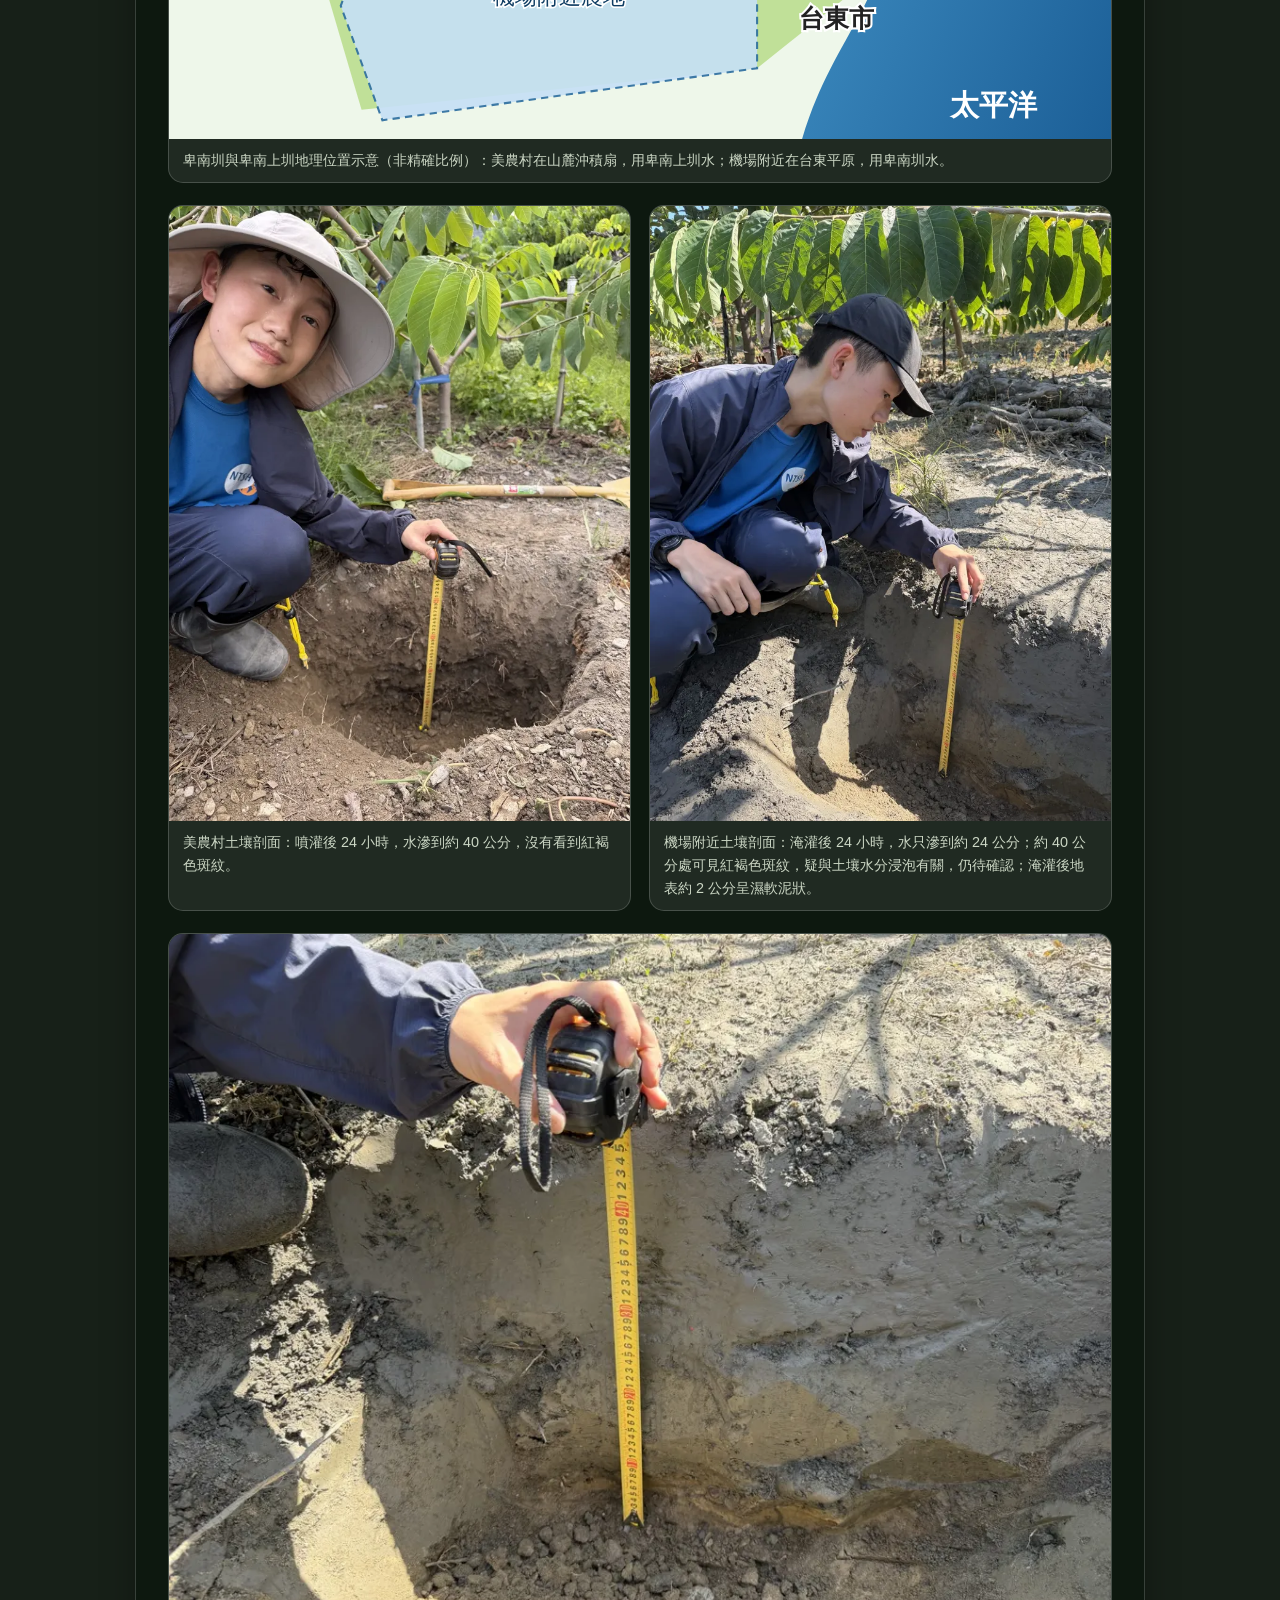
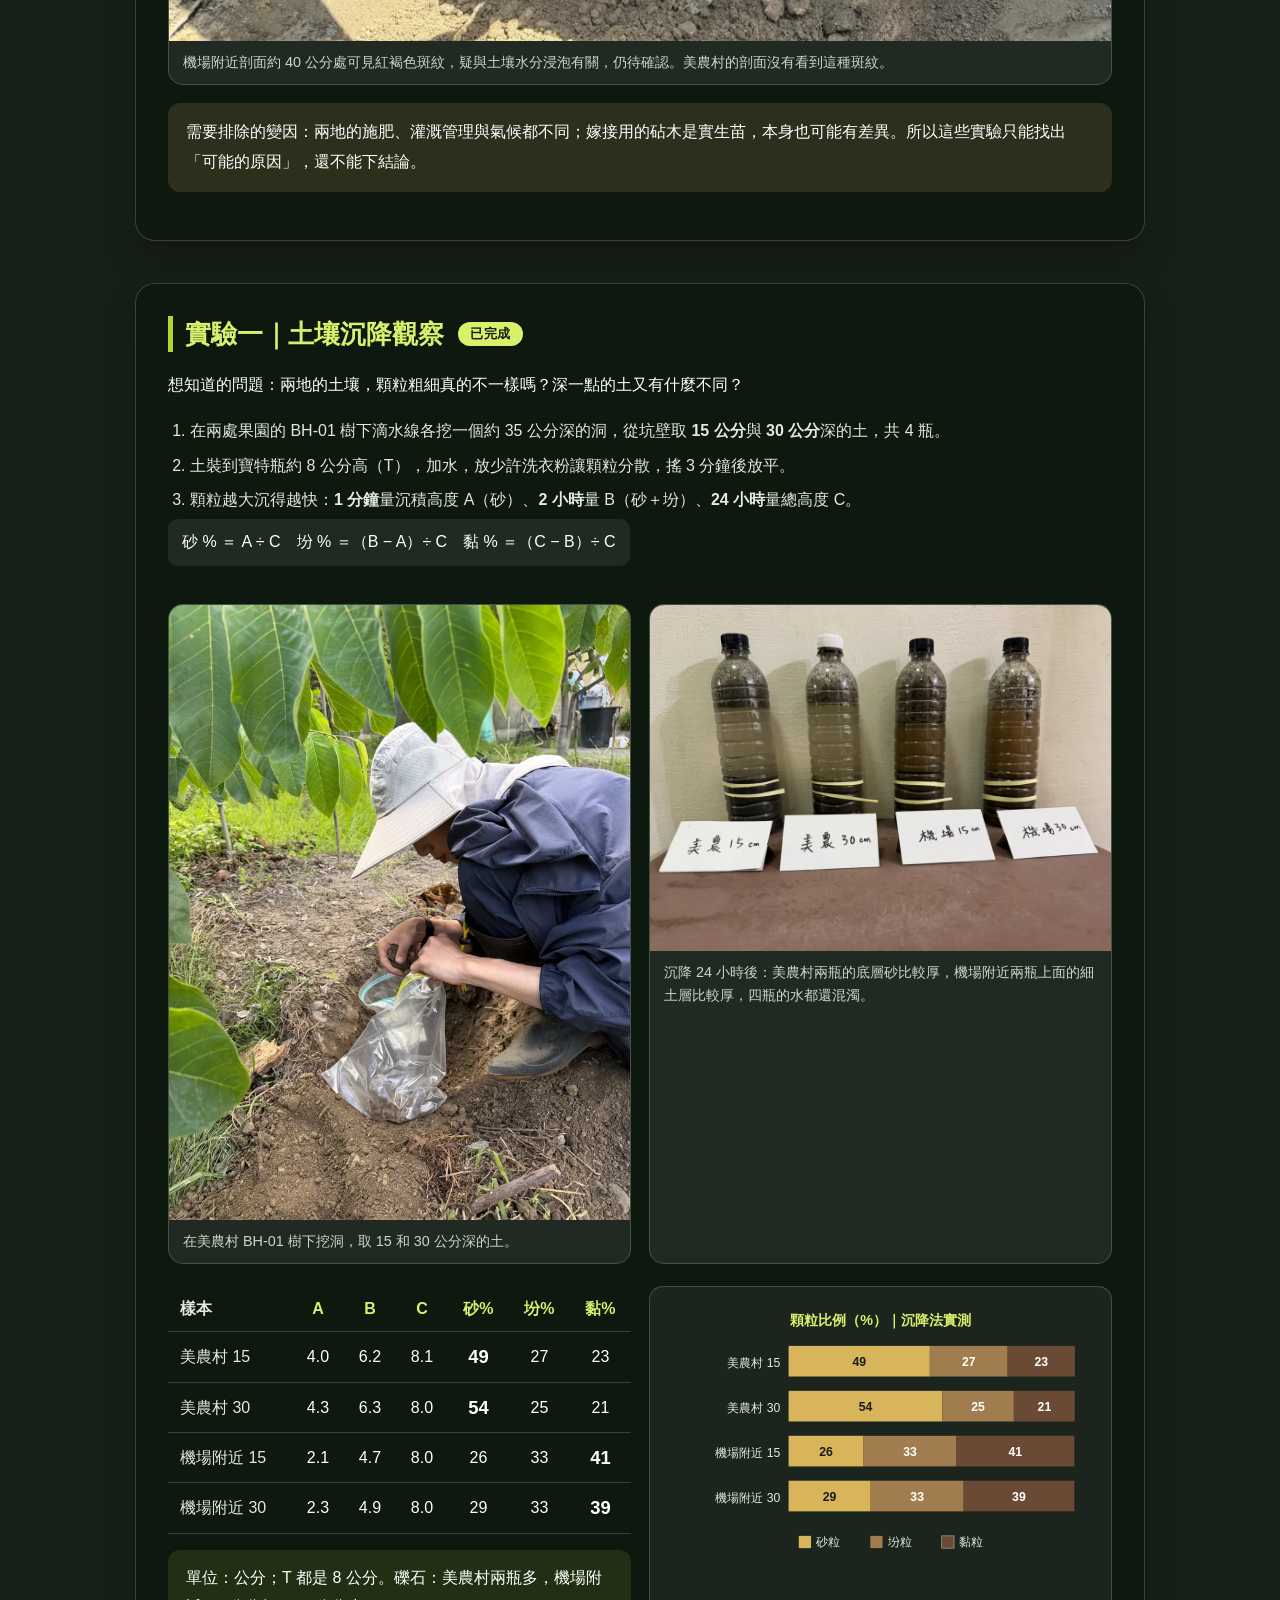
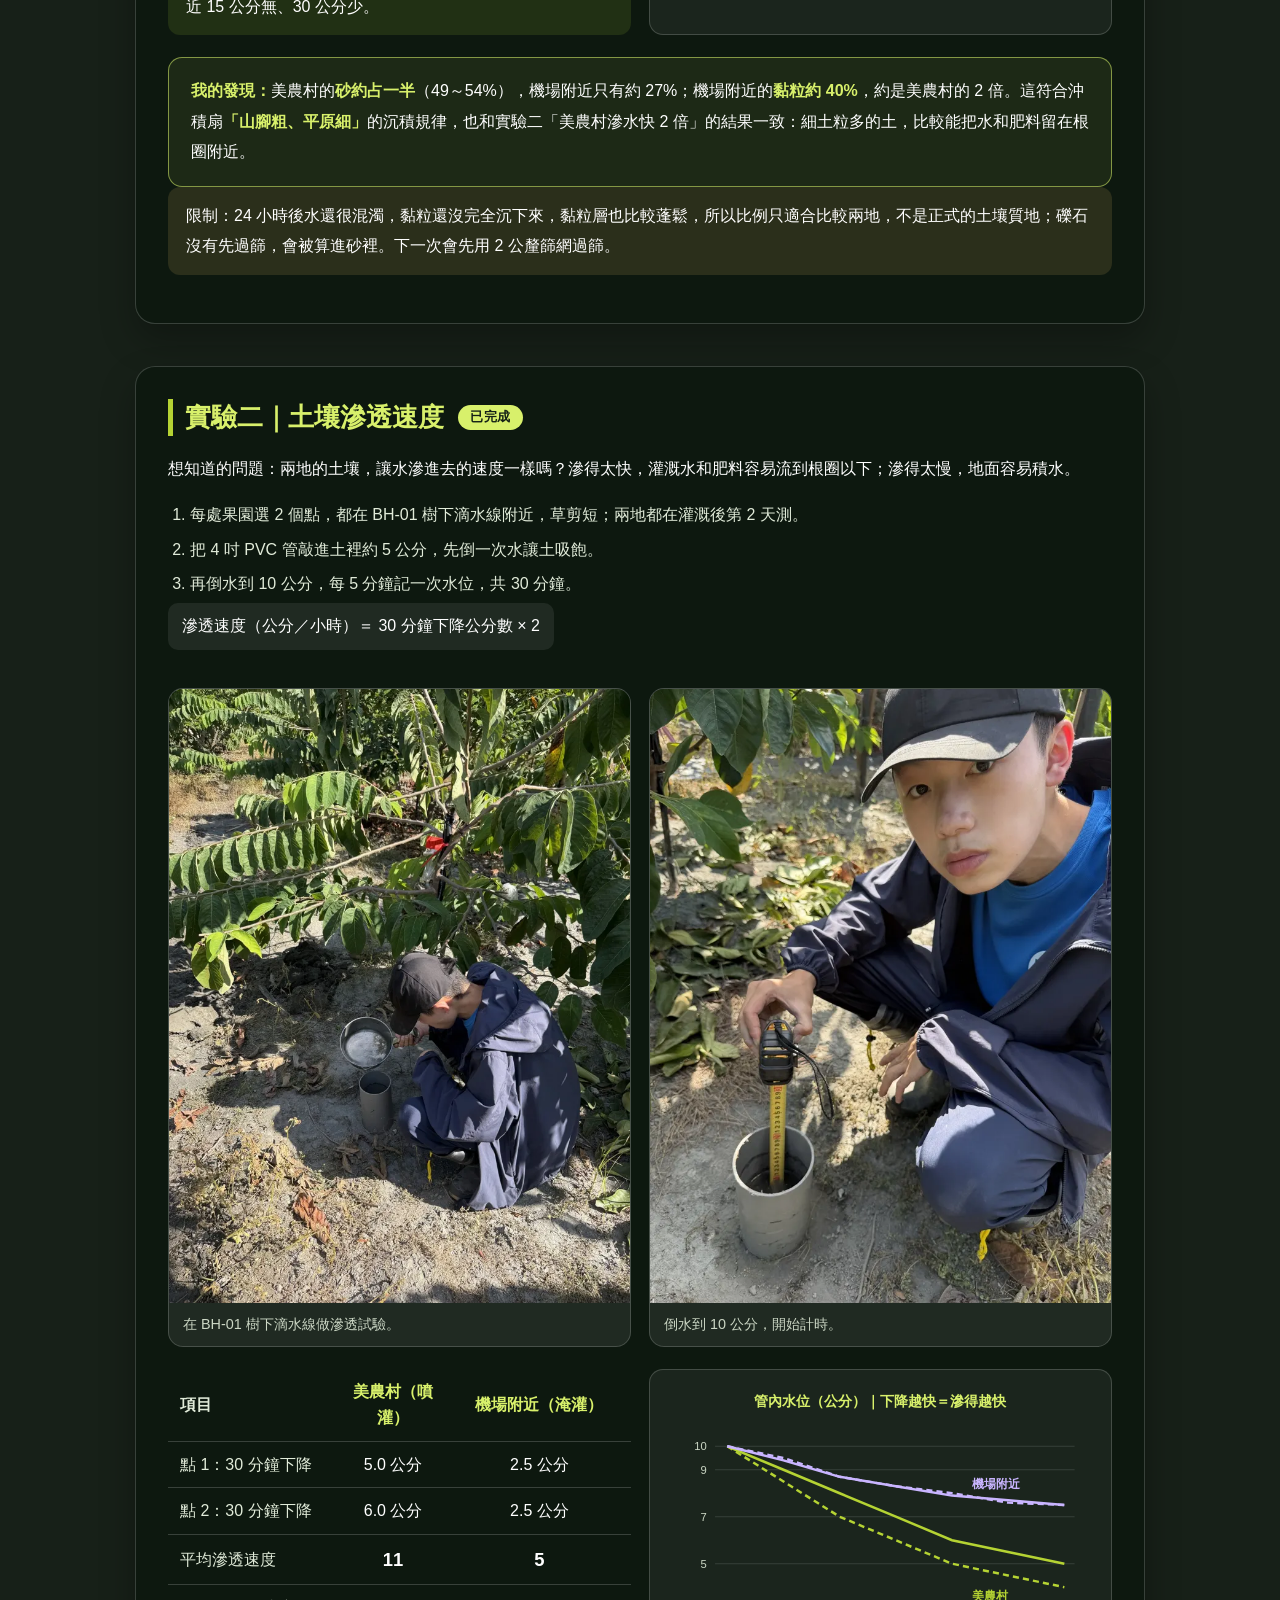
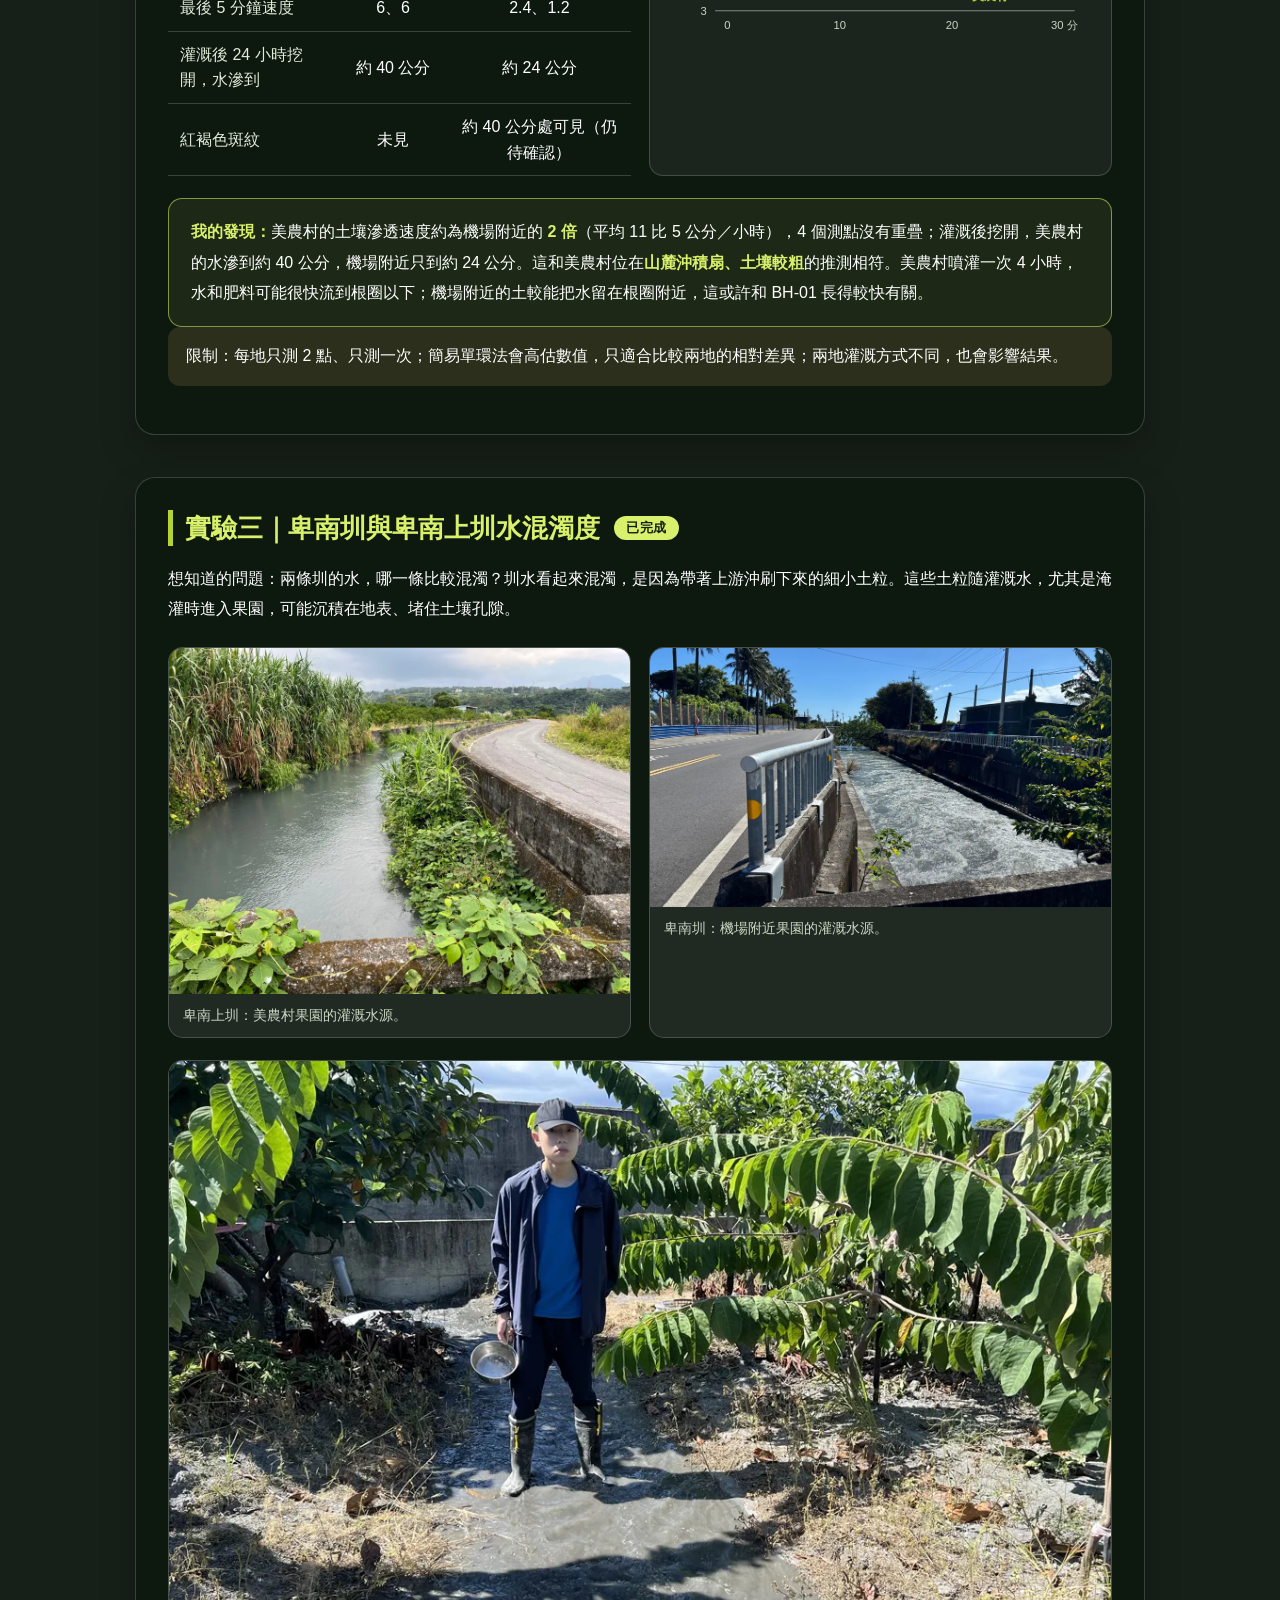
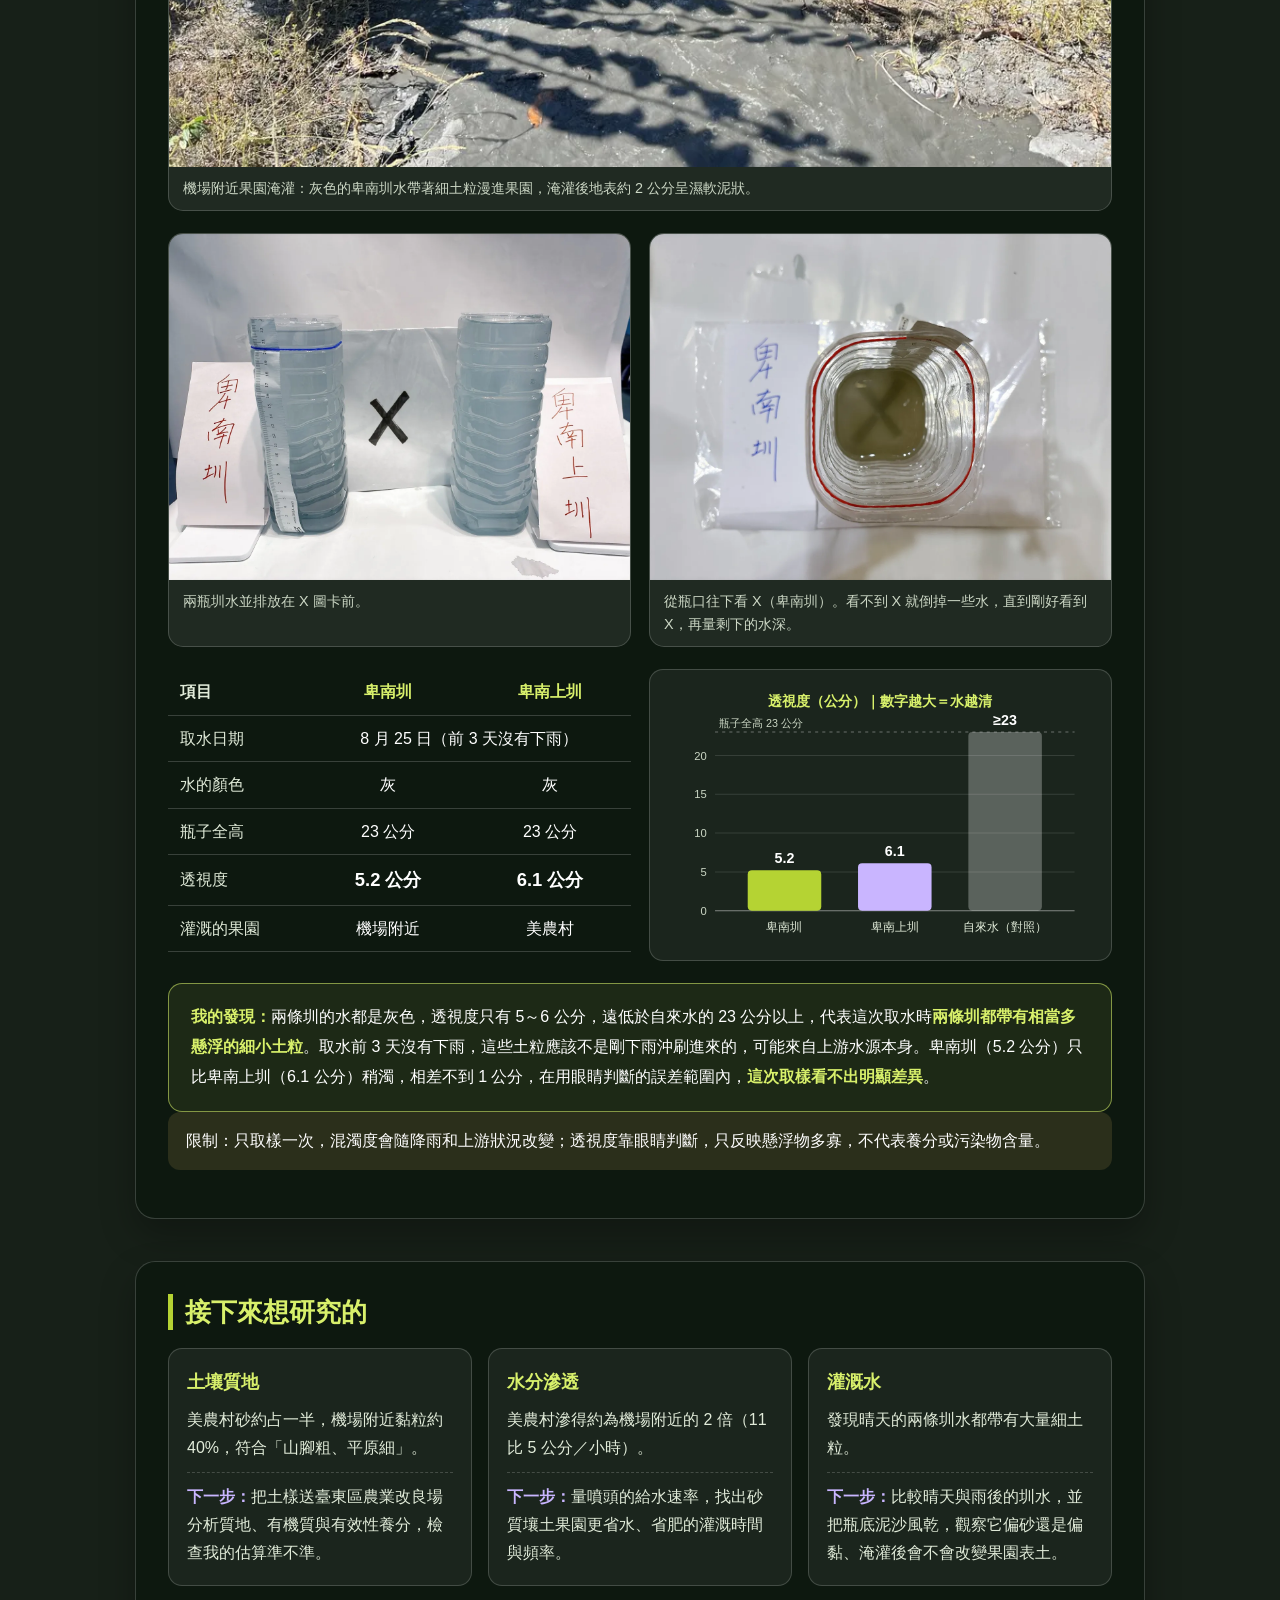
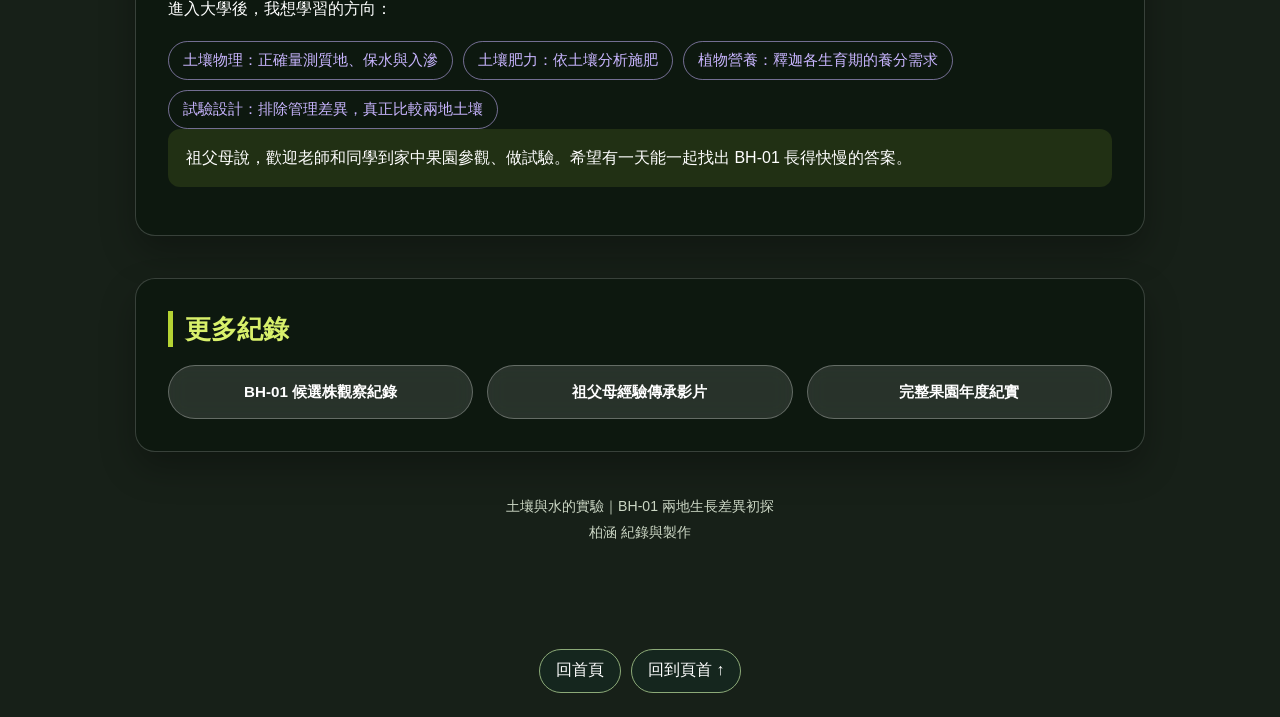
<file: soil/index.html>
<!DOCTYPE html>
<html lang="zh-Hant-TW">
<head>
  <meta charset="UTF-8">
  <meta name="viewport" content="width=device-width, initial-scale=1.0">
  <meta name="description" content="BH-01 鳳梨釋迦在臺東美農村（山麓沖積扇）與臺東機場附近（平原）生長速度不同。本頁記錄我從土壤質地、水分滲透與灌溉水三方面所做的簡易實驗。">
  <title>土壤與水的實驗｜BH-01 兩地生長差異初探</title>
  <style>
    :root {
      --lime: #d8f06b;
      --green: #b5d333;
      --ink: #142016;
      --panel: rgba(12, 24, 14, .86);
      --line: rgba(255, 255, 255, .18);
      --soft: #e1ebd9;
      --muted: #ccd7c5;
      --sand: #e2b866;
      --violet: #c9b5ff;
    }

    * { box-sizing: border-box; }
    html { scroll-behavior: smooth; }
    body {
      margin: 0;
      min-height: 100vh;
      color: #fff;
      background: #172018;
      font-family: "Microsoft JhengHei", "Noto Sans TC", sans-serif;
    }

    .container {
      width: min(1050px, 100%);
      margin: auto;
      padding: 48px 20px 80px;
    }

    header { text-align: center; margin-bottom: 30px; }
    .eyebrow {
      display: inline-block;
      margin-bottom: 14px;
      padding: 6px 16px;
      border: 1px solid rgba(216, 240, 107, .55);
      border-radius: 999px;
      color: var(--lime);
      font-size: .9rem;
      letter-spacing: .08em;
    }
    h1 {
      display: inline-block;
      margin: 0;
      padding-bottom: 10px;
      border-bottom: 3px solid var(--green);
      font-size: clamp(1.75rem, 5vw, 2.5rem);
      line-height: 1.45;
      text-shadow: 0 3px 16px #000;
    }
    .glass {
      background: var(--panel);
      border: 1px solid var(--line);
      border-radius: 20px;
      box-shadow: 0 16px 35px rgba(0, 0, 0, .28);
      -webkit-backdrop-filter: blur(10px);
      backdrop-filter: blur(10px);
    }

    .intro {
      max-width: 890px;
      margin: 26px auto 42px;
      padding: 26px 30px;
      border-color: rgba(181, 211, 51, .48);
      font-size: 1.03rem;
      line-height: 1.9;
    }
    .intro p { margin: 0 0 12px; }
    .intro p:last-child { margin-bottom: 0; }
    strong { color: var(--lime); }

    .quick-nav h2 { text-align: center; margin: 0 0 20px; }
    .nav-grid {
      display: grid;
      grid-template-columns: repeat(3, minmax(0, 1fr));
      gap: 14px;
      max-width: 900px;
      margin: auto;
    }
    .nav-btn, .home-btn {
      display: flex;
      align-items: center;
      justify-content: center;
      min-height: 54px;
      padding: 10px 16px;
      color: #fff;
      background: rgba(255, 255, 255, .12);
      border: 1px solid rgba(255, 255, 255, .28);
      border-radius: 999px;
      text-align: center;
      text-decoration: none;
      font-size: .95rem;
      font-weight: 700;
      -webkit-backdrop-filter: blur(8px);
      backdrop-filter: blur(8px);
      transition: .2s ease;
    }
    .nav-btn:hover, .nav-btn:focus-visible,
    .home-btn:hover, .home-btn:focus-visible {
      color: var(--ink);
      background: rgba(216, 240, 107, .95);
      transform: translateY(-2px);
      outline: none;
    }

    .section {
      scroll-margin-top: 20px;
      margin: 42px 0;
      padding: 32px;
    }
    .section-title {
      display: flex;
      flex-wrap: wrap;
      align-items: center;
      gap: 10px 14px;
      margin: 0 0 18px;
      padding-left: 12px;
      border-left: 5px solid var(--green);
      color: var(--lime);
      font-size: 1.62rem;
      line-height: 1.4;
    }
    .section > p { margin: 0 0 16px; line-height: 1.9; }

    .status {
      display: inline-block;
      padding: 3px 12px;
      border-radius: 999px;
      font-size: .82rem;
      font-weight: 700;
      letter-spacing: .04em;
      color: var(--ink);
    }
    .status.done { background: var(--lime); }
    .status.doing { background: var(--sand); }

    .env-grid {
      display: grid;
      grid-template-columns: repeat(2, minmax(0, 1fr));
      gap: 18px;
      margin: 22px 0 10px;
    }
    .env-card {
      min-width: 0;
      padding: 20px;
      background: rgba(255, 255, 255, .06);
      border: 1px solid var(--line);
      border-radius: 14px;
    }
    .env-card h3 { margin: 0 0 10px; color: var(--lime); font-size: 1.2rem; }
    .env-card ul { margin: 0; padding-left: 20px; line-height: 1.8; color: var(--soft); }

    .note {
      margin: 16px 0 0;
      padding: 14px 18px;
      border-radius: 12px;
      background: rgba(181, 211, 51, .12);
      line-height: 1.8;
    }
    .note.caveat { background: rgba(226, 184, 102, .14); }

    .steps {
      margin: 6px 0 0;
      padding-left: 22px;
      line-height: 1.9;
      color: var(--soft);
    }
    .steps li { margin-bottom: 4px; }
    .formula {
      display: inline-block;
      margin-top: 6px;
      padding: 8px 14px;
      border-radius: 10px;
      background: rgba(255, 255, 255, .08);
      color: #fff;
      font-variant-numeric: tabular-nums;
    }

    .two-col {
      display: grid;
      grid-template-columns: repeat(2, minmax(0, 1fr));
      gap: 18px;
      margin: 22px 0;
    }
    .photo-card {
      margin: 0;
      min-width: 0;
      overflow: hidden;
      background: rgba(255, 255, 255, .08);
      border: 1px solid var(--line);
      border-radius: 15px;
    }
    .photo-card img { display: block; width: 100%; height: auto; }
    .photo-card figcaption { padding: 10px 14px; color: var(--muted); font-size: .9rem; line-height: 1.6; }

    .data-wrap { overflow-x: auto; }
    table {
      width: 100%;
      min-width: 420px;
      border-collapse: collapse;
      font-variant-numeric: tabular-nums;
    }
    th, td {
      padding: 10px 12px;
      border-bottom: 1px solid var(--line);
      text-align: center;
      line-height: 1.6;
    }
    th { color: var(--lime); font-weight: 700; }
    td:first-child, th:first-child { text-align: left; color: var(--soft); }
    .big { font-size: 1.15rem; font-weight: 800; color: #fff; }

    .chart-card {
      min-width: 0;
      padding: 16px 16px 8px;
      background: rgba(255, 255, 255, .06);
      border: 1px solid var(--line);
      border-radius: 14px;
    }
    .chart-card svg { display: block; width: 100%; height: auto; }

    .find {
      margin-top: 22px;
      padding: 18px 22px;
      border: 1px solid rgba(216, 240, 107, .55);
      border-radius: 14px;
      background: rgba(216, 240, 107, .08);
      line-height: 1.9;
    }
    .find b.k { color: var(--lime); }

    .plan-grid {
      display: grid;
      grid-template-columns: repeat(3, minmax(0, 1fr));
      gap: 16px;
      margin: 18px 0 8px;
    }
    .plan-card {
      min-width: 0;
      padding: 18px;
      background: rgba(255, 255, 255, .06);
      border: 1px solid var(--line);
      border-radius: 14px;
      line-height: 1.75;
    }
    .plan-card h3 { margin: 0 0 8px; color: var(--lime); font-size: 1.1rem; }
    .plan-card p { margin: 0; color: var(--soft); }
    .plan-card .then { margin-top: 10px; padding-top: 10px; border-top: 1px dashed var(--line); }
    .plan-card .then b { color: var(--violet); }

    .learn {
      display: flex;
      flex-wrap: wrap;
      gap: 10px;
      margin: 14px 0 0;
      padding: 0;
      list-style: none;
    }
    .learn li {
      padding: 8px 14px;
      border: 1px solid rgba(201, 181, 255, .55);
      border-radius: 999px;
      color: var(--violet);
      font-size: .95rem;
    }

    .links { display: grid; grid-template-columns: repeat(3, minmax(0, 1fr)); gap: 14px; margin-top: 10px; }

    footer {
      margin-top: 40px;
      color: var(--muted);
      font-size: .88rem;
      line-height: 1.8;
      text-align: center;
    }

    @media (max-width: 760px) {
      .nav-grid, .plan-grid, .links { grid-template-columns: minmax(0, 1fr); }
      .env-grid, .two-col { grid-template-columns: minmax(0, 1fr); }
      .section { padding: 24px 18px; }
      .intro { padding: 22px 20px; }
      .section-title { font-size: 1.38rem; }
    }
    @media (prefers-reduced-motion: reduce) {
      html { scroll-behavior: auto; }
      .nav-btn, .home-btn { transition: none; }
    }
  </style>
  <link rel="stylesheet" href="../site-enhancements.css">
</head>

<body>
  <main class="container">

    <header>
      <div class="eyebrow">土壤與水的實驗</div><br>
      <h1>同一個 BH-01，為什麼兩地長得不一樣？</h1>
    </header>

    <section class="intro glass">
      <p><strong>BH-01</strong> 是家中祖父母選出的鳳梨釋迦候選株。目前在<strong>美農村</strong>與相距約 10 公里的<strong>臺東機場附近</strong>，各有上百株以它為接穗來源的嫁接株。接穗來源相同，<strong>機場附近的植株卻長得明顯較快</strong>。</p>
      <p>兩地的地形不同：美農村位在<strong>山麓沖積扇</strong>，機場附近則是<strong>平原</strong>。河水流出山區時，粗的砂石先沉積在山麓，細的土粒被帶到更遠的平原。我推測兩地生長的差異，可能和<strong>土壤與水分條件</strong>有關，所以從三個方向做了簡易實驗：土本身的粗細、水怎麼進入土壤、灌溉水帶來了什麼。</p>
      <p>這些都是用寶特瓶、水管這類簡單器材完成的初步觀察，不是正式的土壤分析。</p>
    </section>

    <nav class="quick-nav" aria-label="本頁目錄">
      <h2>本頁目錄</h2>
      <div class="nav-grid">
        <a class="nav-btn" href="#sites">兩地環境比較</a>
        <a class="nav-btn" href="#texture">實驗一｜土壤沉降</a>
        <a class="nav-btn" href="#infiltration">實驗二｜滲透速度</a>
        <a class="nav-btn" href="#turbidity">實驗三｜圳水混濁度</a>
        <a class="nav-btn" href="#next">接下來想研究的</a>
        <a class="nav-btn" href="../index.html">完整果園年度紀實</a>
      </div>
    </nav>

    <section class="section glass" id="sites">
      <h2 class="section-title">兩地環境比較</h2>
      <div class="env-grid">
        <div class="env-card">
          <h3>美農村果園</h3>
          <ul>
            <li>地形：山麓沖積扇，緩坡地</li>
            <li>海拔：約 180～200 公尺</li>
            <li>土壤：偏粗，砂約 50%，有礫石（實驗一）</li>
            <li>灌溉：卑南上圳水，香菇頭噴灌約 4 小時</li>
            <li>BH-01 生長：較慢</li>
          </ul>
        </div>
        <div class="env-card">
          <h3>臺東機場附近果園</h3>
          <ul>
            <li>地形：平原</li>
            <li>海拔：約 20～30 公尺</li>
            <li>土壤：偏細，黏粒約 40%（實驗一）</li>
            <li>灌溉：卑南圳水，每週淹灌一次、約 4 小時</li>
            <li>BH-01 生長：較快</li>
          </ul>
        </div>
      </div>
      <figure class="photo-card" style="margin:0 0 18px">
        <img src="beinan-map.svg" alt="卑南圳與卑南上圳地理位置示意圖：美農村位在山麓沖積扇，由卑南上圳灌溉；機場附近農地位在台東平原，由卑南圳灌溉" width="905" height="668" loading="lazy" decoding="async" style="background:#eef7ea">
        <figcaption>卑南圳與卑南上圳地理位置示意（非精確比例）：美農村在山麓沖積扇，用卑南上圳水；機場附近在台東平原，用卑南圳水。</figcaption>
      </figure>
      <div class="two-col">
        <figure class="photo-card"><img src="profile-meinong.webp" alt="美農村 BH-01 樹下挖開的土壤剖面，捲尺立在洞裡" width="750" height="1000" loading="lazy" decoding="async"><figcaption>美農村土壤剖面：噴灌後 24 小時，水滲到約 40 公分，沒有看到紅褐色斑紋。</figcaption></figure>
        <figure class="photo-card"><img src="profile-airport.webp" alt="機場附近 BH-01 樹下挖開的灰色土壤剖面，捲尺立在洞裡" width="750" height="1000" loading="lazy" decoding="async"><figcaption>機場附近土壤剖面：淹灌後 24 小時，水只滲到約 24 公分；約 40 公分處可見紅褐色斑紋，疑與土壤水分浸泡有關，仍待確認；淹灌後地表約 2 公分呈濕軟泥狀。</figcaption></figure>
      </div>
      <figure class="photo-card" style="margin:0 0 18px">
        <img src="mottles-airport.webp" alt="機場附近土壤剖面，捲尺旁約 40 公分深處有一條紅褐色斑紋" width="1000" height="750" loading="lazy" decoding="async">
        <figcaption>機場附近剖面約 40 公分處可見紅褐色斑紋，疑與土壤水分浸泡有關，仍待確認。美農村的剖面沒有看到這種斑紋。</figcaption>
      </figure>
      <p class="note caveat">需要排除的變因：兩地的施肥、灌溉管理與氣候都不同；嫁接用的砧木是實生苗，本身也可能有差異。所以這些實驗只能找出「可能的原因」，還不能下結論。</p>
    </section>

    <section class="section glass" id="texture">
      <h2 class="section-title">實驗一｜土壤沉降觀察 <span class="status done">已完成</span></h2>
      <p>想知道的問題：兩地的土壤，顆粒粗細真的不一樣嗎？深一點的土又有什麼不同？</p>
      <ol class="steps">
        <li>在兩處果園的 BH-01 樹下滴水線各挖一個約 35 公分深的洞，從坑壁取 <b>15 公分</b>與 <b>30 公分</b>深的土，共 4 瓶。</li>
        <li>土裝到寶特瓶約 8 公分高（T），加水，放少許洗衣粉讓顆粒分散，搖 3 分鐘後放平。</li>
        <li>顆粒越大沉得越快：<b>1 分鐘</b>量沉積高度 A（砂）、<b>2 小時</b>量 B（砂＋坋）、<b>24 小時</b>量總高度 C。</li>
      </ol>
      <p class="formula">砂 % ＝ A ÷ C　坋 % ＝（B − A）÷ C　黏 % ＝（C − B）÷ C</p>
      <div class="two-col">
        <figure class="photo-card"><img src="texture-sampling.webp" alt="在美農村 BH-01 樹下的坑洞取土，裝進夾鏈袋" width="750" height="1000" loading="lazy" decoding="async"><figcaption>在美農村 BH-01 樹下挖洞，取 15 和 30 公分深的土。</figcaption></figure>
        <figure class="photo-card"><img src="texture-bottles.webp" alt="四瓶土壤沉降 24 小時後的分層，前方名牌寫美農 15、美農 30、機場 15、機場 30 公分" width="1000" height="750" loading="lazy" decoding="async"><figcaption>沉降 24 小時後：美農村兩瓶的底層砂比較厚，機場附近兩瓶上面的細土層比較厚，四瓶的水都還混濁。</figcaption></figure>
      </div>
      <div class="two-col">
        <div class="data-wrap">
          <table>
            <thead><tr><th>樣本</th><th>A</th><th>B</th><th>C</th><th>砂%</th><th>坋%</th><th>黏%</th></tr></thead>
            <tbody>
              <tr><td>美農村 15</td><td>4.0</td><td>6.2</td><td>8.1</td><td class="big">49</td><td>27</td><td>23</td></tr>
              <tr><td>美農村 30</td><td>4.3</td><td>6.3</td><td>8.0</td><td class="big">54</td><td>25</td><td>21</td></tr>
              <tr><td>機場附近 15</td><td>2.1</td><td>4.7</td><td>8.0</td><td>26</td><td>33</td><td class="big">41</td></tr>
              <tr><td>機場附近 30</td><td>2.3</td><td>4.9</td><td>8.0</td><td>29</td><td>33</td><td class="big">39</td></tr>
            </tbody>
          </table>
          <p class="note">單位：公分；T 都是 8 公分。礫石：美農村兩瓶多，機場附近 15 公分無、30 公分少。</p>
        </div>
        <div class="chart-card">
          <svg viewBox="0 0 420 250" role="img" aria-labelledby="texTitle">
            <title id="texTitle">土壤顆粒比例：美農村砂約 49～54%，機場附近黏粒約 39～41%</title>
            <text x="210" y="22" text-anchor="middle" fill="#d8f06b" font-size="14" font-weight="700">顆粒比例（%）｜沉降法實測</text>
            <text x="112" y="63" text-anchor="end" fill="#e1ebd9" font-size="12">美農村 15</text><rect x="120.0" y="42" width="138.3" height="30" fill="#d8b45a"/><text x="189.2" y="62" text-anchor="middle" fill="#1b1b1b" font-size="12" font-weight="800">49</text><rect x="258.3" y="42" width="76.2" height="30" fill="#a07c4e"/><text x="296.4" y="62" text-anchor="middle" fill="#fff" font-size="12" font-weight="800">27</text><rect x="334.5" y="42" width="65.8" height="30" fill="#6b4a35"/><text x="367.4" y="62" text-anchor="middle" fill="#fff" font-size="12" font-weight="800">23</text><text x="112" y="107" text-anchor="end" fill="#e1ebd9" font-size="12">美農村 30</text><rect x="120.0" y="86" width="150.6" height="30" fill="#d8b45a"/><text x="195.3" y="106" text-anchor="middle" fill="#1b1b1b" font-size="12" font-weight="800">54</text><rect x="270.6" y="86" width="70.0" height="30" fill="#a07c4e"/><text x="305.6" y="106" text-anchor="middle" fill="#fff" font-size="12" font-weight="800">25</text><rect x="340.6" y="86" width="59.6" height="30" fill="#6b4a35"/><text x="370.5" y="106" text-anchor="middle" fill="#fff" font-size="12" font-weight="800">21</text><text x="112" y="151" text-anchor="end" fill="#e1ebd9" font-size="12">機場附近 15</text><rect x="120.0" y="130" width="73.4" height="30" fill="#d8b45a"/><text x="156.7" y="150" text-anchor="middle" fill="#1b1b1b" font-size="12" font-weight="800">26</text><rect x="193.4" y="130" width="91.0" height="30" fill="#a07c4e"/><text x="238.9" y="150" text-anchor="middle" fill="#fff" font-size="12" font-weight="800">33</text><rect x="284.4" y="130" width="115.4" height="30" fill="#6b4a35"/><text x="342.0" y="150" text-anchor="middle" fill="#fff" font-size="12" font-weight="800">41</text><text x="112" y="195" text-anchor="end" fill="#e1ebd9" font-size="12">機場附近 30</text><rect x="120.0" y="174" width="80.4" height="30" fill="#d8b45a"/><text x="160.2" y="194" text-anchor="middle" fill="#1b1b1b" font-size="12" font-weight="800">29</text><rect x="200.4" y="174" width="91.0" height="30" fill="#a07c4e"/><text x="245.9" y="194" text-anchor="middle" fill="#fff" font-size="12" font-weight="800">33</text><rect x="291.4" y="174" width="108.4" height="30" fill="#6b4a35"/><text x="345.5" y="194" text-anchor="middle" fill="#fff" font-size="12" font-weight="800">39</text>
            <g font-size="11.5" fill="#e1ebd9"><rect x="130" y="228" width="12" height="12" fill="#d8b45a"/><text x="147" y="238">砂粒</text><rect x="200" y="228" width="12" height="12" fill="#a07c4e"/><text x="217" y="238">坋粒</text><rect x="270" y="228" width="12" height="12" fill="#6b4a35" stroke="#ccc" stroke-width=".5"/><text x="287" y="238">黏粒</text></g>
          </svg>
        </div>
      </div>
      <div class="find"><b class="k">我的發現：</b>美農村的<strong>砂約占一半</strong>（49～54%），機場附近只有約 27%；機場附近的<strong>黏粒約 40%</strong>，約是美農村的 2 倍。這符合沖積扇<strong>「山腳粗、平原細」</strong>的沉積規律，也和實驗二「美農村滲水快 2 倍」的結果一致：細土粒多的土，比較能把水和肥料留在根圈附近。</div>
      <p class="note caveat">限制：24 小時後水還很混濁，黏粒還沒完全沉下來，黏粒層也比較蓬鬆，所以比例只適合比較兩地，不是正式的土壤質地；礫石沒有先過篩，會被算進砂裡。下一次會先用 2 公釐篩網過篩。</p>
    </section>

    <section class="section glass" id="infiltration">
      <h2 class="section-title">實驗二｜土壤滲透速度 <span class="status done">已完成</span></h2>
      <p>想知道的問題：兩地的土壤，讓水滲進去的速度一樣嗎？滲得太快，灌溉水和肥料容易流到根圈以下；滲得太慢，地面容易積水。</p>
      <ol class="steps">
        <li>每處果園選 2 個點，都在 BH-01 樹下滴水線附近，草剪短；兩地都在灌溉後第 2 天測。</li>
        <li>把 4 吋 PVC 管敲進土裡約 5 公分，先倒一次水讓土吸飽。</li>
        <li>再倒水到 10 公分，每 5 分鐘記一次水位，共 30 分鐘。</li>
      </ol>
      <p class="formula">滲透速度（公分／小時）＝ 30 分鐘下降公分數 × 2</p>
      <div class="two-col">
        <figure class="photo-card"><img src="infiltration-site.webp" alt="在 BH-01 樹下用 4 吋管做滲透試驗" width="750" height="1000" loading="lazy" decoding="async"><figcaption>在 BH-01 樹下滴水線做滲透試驗。</figcaption></figure>
        <figure class="photo-card"><img src="infiltration-start.webp" alt="管內放尺，倒水到 10 公分開始計時" width="750" height="1000" loading="lazy" decoding="async"><figcaption>倒水到 10 公分，開始計時。</figcaption></figure>
      </div>
      <div class="two-col">
        <div class="data-wrap">
          <table>
            <thead><tr><th>項目</th><th>美農村（噴灌）</th><th>機場附近（淹灌）</th></tr></thead>
            <tbody>
              <tr><td>點 1：30 分鐘下降</td><td>5.0 公分</td><td>2.5 公分</td></tr>
              <tr><td>點 2：30 分鐘下降</td><td>6.0 公分</td><td>2.5 公分</td></tr>
              <tr><td>平均滲透速度</td><td class="big">11</td><td class="big">5</td></tr>
              <tr><td>最後 5 分鐘速度</td><td>6、6</td><td>2.4、1.2</td></tr>
              <tr><td>灌溉後 24 小時挖開，水滲到</td><td>約 40 公分</td><td>約 24 公分</td></tr>
              <tr><td>紅褐色斑紋</td><td>未見</td><td>約 40 公分處可見（仍待確認）</td></tr>
            </tbody>
          </table>
        </div>
        <div class="chart-card">
          <svg viewBox="0 0 420 260" role="img" aria-labelledby="infTitle">
            <title id="infTitle">管內水位變化：美農村 30 分鐘降到 5 和 4 公分，機場附近都降到 7.5 公分</title>
            <text x="210" y="20" text-anchor="middle" fill="#d8f06b" font-size="14" font-weight="700">管內水位（公分）｜下降越快＝滲得越快</text>
            <g font-size="11" fill="#ccd7c5" text-anchor="end">
              <line x1="48" x2="400" y1="220" y2="220" stroke="rgba(255,255,255,.45)"/>
              <line x1="48" x2="400" y1="174" y2="174" stroke="rgba(255,255,255,.12)"/><text x="40" y="178">5</text>
              <line x1="48" x2="400" y1="128" y2="128" stroke="rgba(255,255,255,.12)"/><text x="40" y="132">7</text>
              <line x1="48" x2="400" y1="82" y2="82" stroke="rgba(255,255,255,.12)"/><text x="40" y="86">9</text>
              <line x1="48" x2="400" y1="59" y2="59" stroke="rgba(255,255,255,.12)"/><text x="40" y="63">10</text>
              <text x="40" y="224">3</text>
            </g>
            <g font-size="11" fill="#ccd7c5" text-anchor="middle">
              <text x="60" y="238">0</text><text x="170" y="238">10</text><text x="280" y="238">20</text><text x="390" y="238">30 分</text>
            </g>
            <polyline fill="none" stroke="#b5d333" stroke-width="2.4" points="60,59 115,82 170,105 225,128 280,151 335,162.5 390,174"/>
            <polyline fill="none" stroke="#b5d333" stroke-width="2.4" stroke-dasharray="6 4" points="60,59 115,93.5 170,128 225,151 280,174 335,185.5 390,197"/>
            <polyline fill="none" stroke="#c9b5ff" stroke-width="2.4" points="60,59 115,72.8 170,88.9 225,98.1 280,107.3 335,111.9 390,116.5"/>
            <polyline fill="none" stroke="#c9b5ff" stroke-width="2.4" stroke-dasharray="6 4" points="60,59 115,70.5 170,88.9 225,98.1 280,105 335,114.2 390,116.5"/>
            <text x="300" y="100" fill="#c9b5ff" font-size="12" font-weight="700">機場附近</text>
            <text x="300" y="210" fill="#b5d333" font-size="12" font-weight="700">美農村</text>
          </svg>
        </div>
      </div>
      <div class="find"><b class="k">我的發現：</b>美農村的土壤滲透速度約為機場附近的 <strong>2 倍</strong>（平均 11 比 5 公分／小時），4 個測點沒有重疊；灌溉後挖開，美農村的水滲到約 40 公分，機場附近只到約 24 公分。這和美農村位在<strong>山麓沖積扇、土壤較粗</strong>的推測相符。美農村噴灌一次 4 小時，水和肥料可能很快流到根圈以下；機場附近的土較能把水留在根圈附近，這或許和 BH-01 長得較快有關。</div>
      <p class="note caveat">限制：每地只測 2 點、只測一次；簡易單環法會高估數值，只適合比較兩地的相對差異；兩地灌溉方式不同，也會影響結果。</p>
    </section>

    <section class="section glass" id="turbidity">
      <h2 class="section-title">實驗三｜卑南圳與卑南上圳水混濁度 <span class="status done">已完成</span></h2>
      <p>想知道的問題：兩條圳的水，哪一條比較混濁？圳水看起來混濁，是因為帶著上游沖刷下來的細小土粒。這些土粒隨灌溉水，尤其是淹灌時進入果園，可能沉積在地表、堵住土壤孔隙。</p>

      <div class="two-col">
        <figure class="photo-card"><img src="source-beinan-upper.webp" alt="卑南上圳，灰綠色的圳水沿著草叢流過" width="1000" height="750" loading="lazy" decoding="async"><figcaption>卑南上圳：美農村果園的灌溉水源。</figcaption></figure>
        <figure class="photo-card"><img src="source-beinan.webp" alt="卑南圳，水量大、顏色偏白的圳水流過水泥渠道" width="1000" height="563" loading="lazy" decoding="async"><figcaption>卑南圳：機場附近果園的灌溉水源。</figcaption></figure>
      </div>
      <figure class="photo-card" style="margin:22px 0">
        <img src="flood-airport.webp" alt="機場附近果園淹灌時，灰色混濁的圳水漫過果園行間" width="1000" height="750" loading="lazy" decoding="async">
        <figcaption>機場附近果園淹灌：灰色的卑南圳水帶著細土粒漫進果園，淹灌後地表約 2 公分呈濕軟泥狀。</figcaption>
      </figure>
      <div class="two-col">
        <figure class="photo-card">
          <img src="water-bottles.webp" alt="卑南圳與卑南上圳的水各裝一瓶，並排放在畫有黑色 X 的白紙前" width="1400" height="1050" loading="lazy" decoding="async">
          <figcaption>兩瓶圳水並排放在 X 圖卡前。</figcaption>
        </figure>
        <figure class="photo-card">
          <img src="water-x.webp" alt="從瓶口往下看，透過混濁的卑南圳水隱約看到瓶底的 X" width="1400" height="1050" loading="lazy" decoding="async">
          <figcaption>從瓶口往下看 X（卑南圳）。看不到 X 就倒掉一些水，直到剛好看到 X，再量剩下的水深。</figcaption>
        </figure>
      </div>

      <div class="two-col">
        <div class="data-wrap">
          <table>
            <thead>
              <tr><th>項目</th><th>卑南圳</th><th>卑南上圳</th></tr>
            </thead>
            <tbody>
              <tr><td>取水日期</td><td colspan="2">8 月 25 日（前 3 天沒有下雨）</td></tr>
              <tr><td>水的顏色</td><td>灰</td><td>灰</td></tr>
              <tr><td>瓶子全高</td><td>23 公分</td><td>23 公分</td></tr>
              <tr><td>透視度</td><td class="big">5.2 公分</td><td class="big">6.1 公分</td></tr>
              <tr><td>灌溉的果園</td><td>機場附近</td><td>美農村</td></tr>
            </tbody>
          </table>
        </div>
        <div class="chart-card">
          <svg viewBox="0 0 420 260" role="img" aria-labelledby="chartTitle">
            <title id="chartTitle">透視度比較：卑南圳 5.2 公分、卑南上圳 6.1 公分，自來水裝滿 23 公分仍看得到 X</title>
            <text x="210" y="20" text-anchor="middle" fill="#d8f06b" font-size="14" font-weight="700">透視度（公分）｜數字越大＝水越清</text>
            <g font-size="11" fill="#ccd7c5" text-anchor="end">
              <line x1="48" x2="400" y1="220" y2="220" stroke="rgba(255,255,255,.45)"/>
              <line x1="48" x2="400" y1="182" y2="182" stroke="rgba(255,255,255,.12)"/><text x="40" y="186">5</text>
              <line x1="48" x2="400" y1="144" y2="144" stroke="rgba(255,255,255,.12)"/><text x="40" y="148">10</text>
              <line x1="48" x2="400" y1="106" y2="106" stroke="rgba(255,255,255,.12)"/><text x="40" y="110">15</text>
              <line x1="48" x2="400" y1="68" y2="68" stroke="rgba(255,255,255,.12)"/><text x="40" y="72">20</text>
              <text x="40" y="224">0</text>
            </g>
            <line x1="48" x2="400" y1="45" y2="45" stroke="rgba(255,255,255,.35)" stroke-dasharray="3 4"/>
            <text x="52" y="40" fill="#ccd7c5" font-size="10.5">瓶子全高 23 公分</text>
            <rect x="80" y="180.5" width="72" height="39.5" rx="4" fill="#b5d333"/>
            <text x="116" y="173" text-anchor="middle" fill="#fff" font-size="14" font-weight="800">5.2</text>
            <rect x="188" y="173.6" width="72" height="46.4" rx="4" fill="#c9b5ff"/>
            <text x="224" y="166" text-anchor="middle" fill="#fff" font-size="14" font-weight="800">6.1</text>
            <rect x="296" y="45" width="72" height="175" rx="4" fill="rgba(255,255,255,.28)"/>
            <text x="332" y="38" text-anchor="middle" fill="#fff" font-size="14" font-weight="800">≥23</text>
            <g font-size="12" fill="#e1ebd9" text-anchor="middle">
              <text x="116" y="240">卑南圳</text>
              <text x="224" y="240">卑南上圳</text>
              <text x="332" y="240">自來水（對照）</text>
            </g>
          </svg>
        </div>
      </div>

      <div class="find"><b class="k">我的發現：</b>兩條圳的水都是灰色，透視度只有 5～6 公分，遠低於自來水的 23 公分以上，代表這次取水時<strong>兩條圳都帶有相當多懸浮的細小土粒</strong>。取水前 3 天沒有下雨，這些土粒應該不是剛下雨沖刷進來的，可能來自上游水源本身。卑南圳（5.2 公分）只比卑南上圳（6.1 公分）稍濁，相差不到 1 公分，在用眼睛判斷的誤差範圍內，<strong>這次取樣看不出明顯差異</strong>。</div>
      <p class="note caveat">限制：只取樣一次，混濁度會隨降雨和上游狀況改變；透視度靠眼睛判斷，只反映懸浮物多寡，不代表養分或污染物含量。</p>
    </section>

    <section class="section glass" id="next">
      <h2 class="section-title">接下來想研究的</h2>
      <div class="plan-grid">
        <div class="plan-card">
          <h3>土壤質地</h3>
          <p>美農村砂約占一半，機場附近黏粒約 40%，符合「山腳粗、平原細」。</p>
          <p class="then"><b>下一步：</b>把土樣送臺東區農業改良場分析質地、有機質與有效性養分，檢查我的估算準不準。</p>
        </div>
        <div class="plan-card">
          <h3>水分滲透</h3>
          <p>美農村滲得約為機場附近的 2 倍（11 比 5 公分／小時）。</p>
          <p class="then"><b>下一步：</b>量噴頭的給水速率，找出砂質壤土果園更省水、省肥的灌溉時間與頻率。</p>
        </div>
        <div class="plan-card">
          <h3>灌溉水</h3>
          <p>發現晴天的兩條圳水都帶有大量細土粒。</p>
          <p class="then"><b>下一步：</b>比較晴天與雨後的圳水，並把瓶底泥沙風乾，觀察它偏砂還是偏黏、淹灌後會不會改變果園表土。</p>
        </div>
      </div>
      <p>進入大學後，我想學習的方向：</p>
      <ul class="learn">
        <li>土壤物理：正確量測質地、保水與入滲</li>
        <li>土壤肥力：依土壤分析施肥</li>
        <li>植物營養：釋迦各生育期的養分需求</li>
        <li>試驗設計：排除管理差異，真正比較兩地土壤</li>
      </ul>
      <p class="note">祖父母說，歡迎老師和同學到家中果園參觀、做試驗。希望有一天能一起找出 BH-01 長得快慢的答案。</p>
    </section>

    <section class="section glass" id="more">
      <h2 class="section-title">更多紀錄</h2>
      <div class="links">
        <a class="home-btn" href="../candidate/index.html">BH-01 候選株觀察紀錄</a>
        <a class="home-btn" href="https://www.youtube.com/watch?v=oej3MVa_N0A&amp;list=PLZH3u_BLcDWiX25S_5QdyvVj45k8tM7To&amp;index=2" target="_blank" rel="noopener">祖父母經驗傳承影片</a>
        <a class="home-btn" href="../index.html">完整果園年度紀實</a>
      </div>
    </section>

    <footer>
      土壤與水的實驗｜BH-01 兩地生長差異初探<br>柏涵 紀錄與製作
    </footer>
  </main>

  <nav class="site-tools" aria-label="頁面導覽"><a href="../index.html">回首頁</a><a href="#">回到頁首 ↑</a></nav>
</body>
</html>
</file>
<file: site-enhancements.css>
/* Shared usability improvements; retain each page's original visual design. */
*{box-sizing:border-box} img{max-width:100%} html{scroll-behavior:smooth}
a:focus-visible,button:focus-visible,img[tabindex]:focus-visible{outline:3px solid #d8f06b;outline-offset:4px}
.site-tools{display:flex;flex-wrap:wrap;gap:10px;justify-content:center;margin:24px auto;max-width:960px}
.site-tools a{padding:10px 16px;border:1px solid #8caa78;border-radius:24px;background:#15261e;color:#fff;text-decoration:none;font:inherit;min-height:44px}
@media(max-width:700px){.composite-card{margin-left:0;margin-right:0}.css-collage{grid-template-columns:repeat(2,minmax(0,1fr))!important}.container{max-width:100%} .site-tools{padding:0 12px} h1{overflow-wrap:anywhere}}
@media(prefers-reduced-motion:reduce){html{scroll-behavior:auto}*,*::before,*::after{animation:none!important;transition:none!important}}

.css-collage img{height:auto}.card img{max-width:100%}
@media(max-width:600px){.gallery{grid-template-columns:minmax(0,1fr)!important}.card{min-width:0}body{overflow-wrap:break-word}}
.card{cursor:default}
</file>
